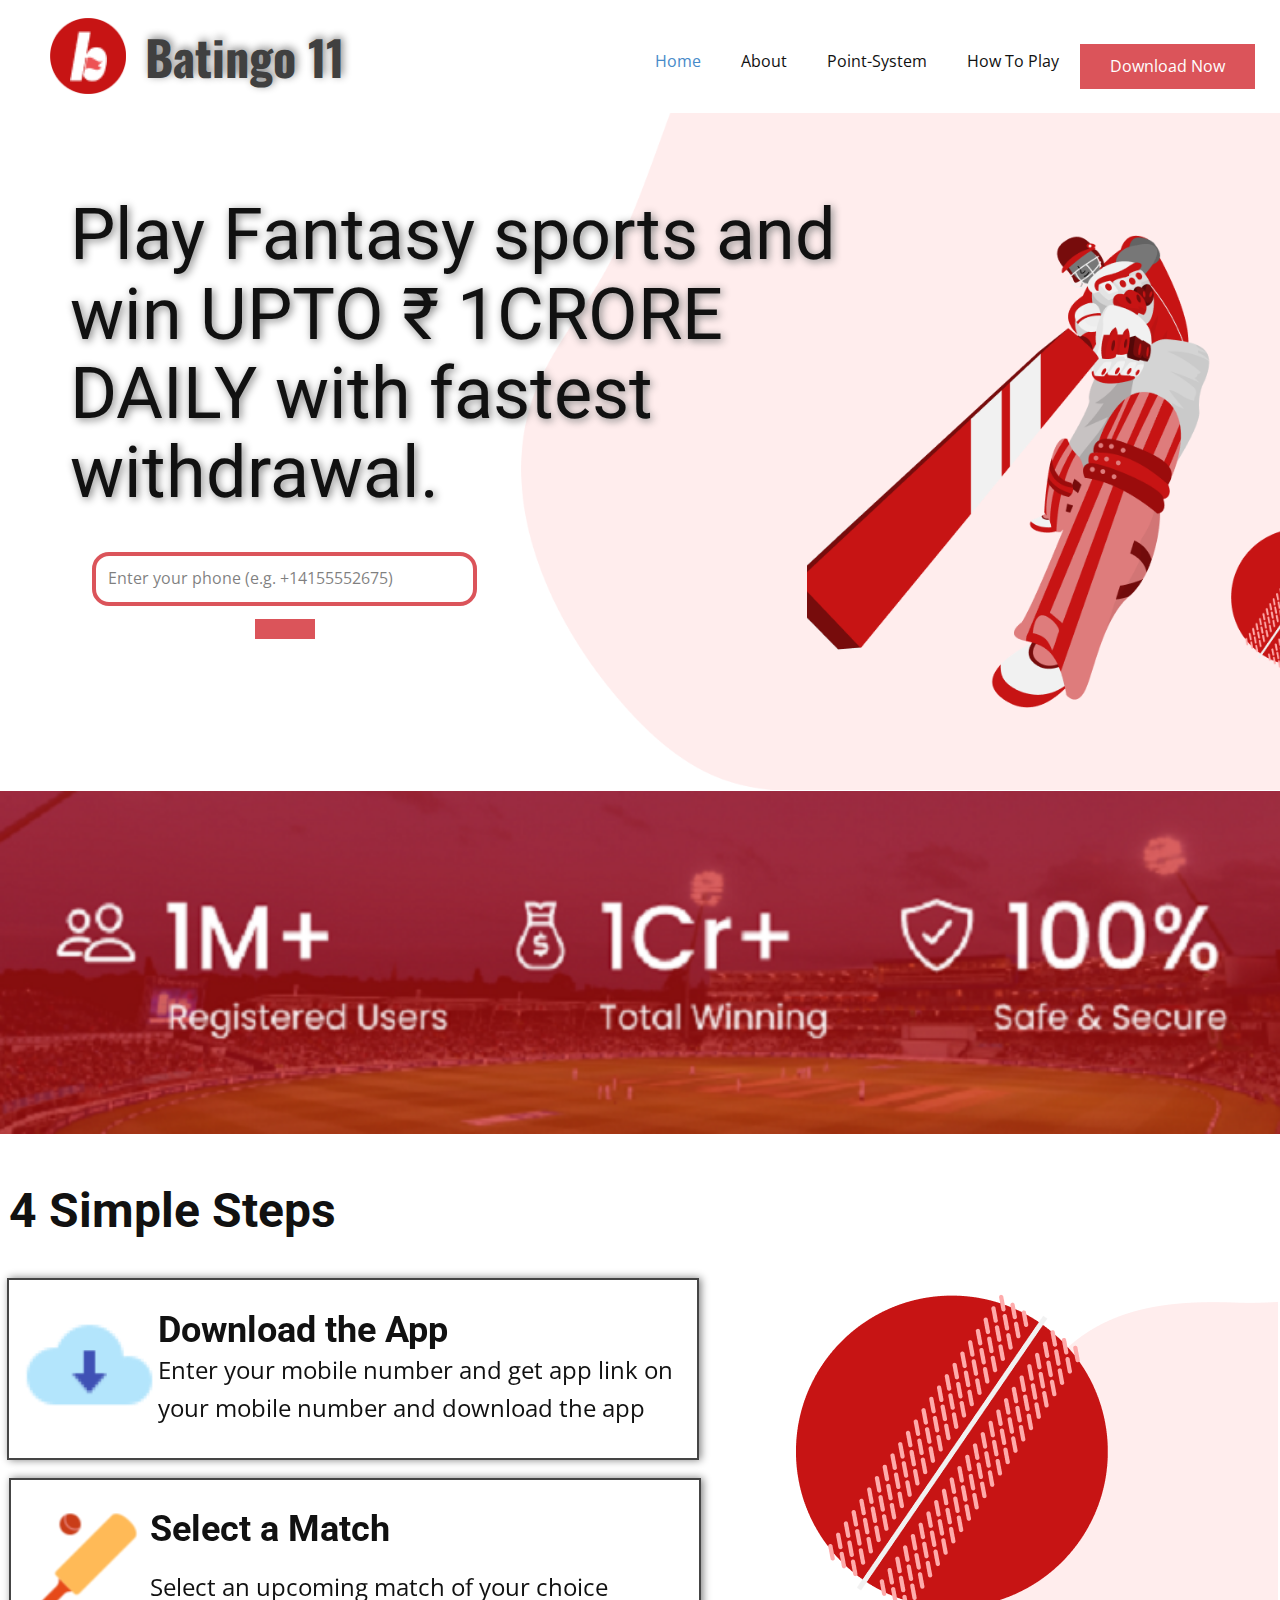
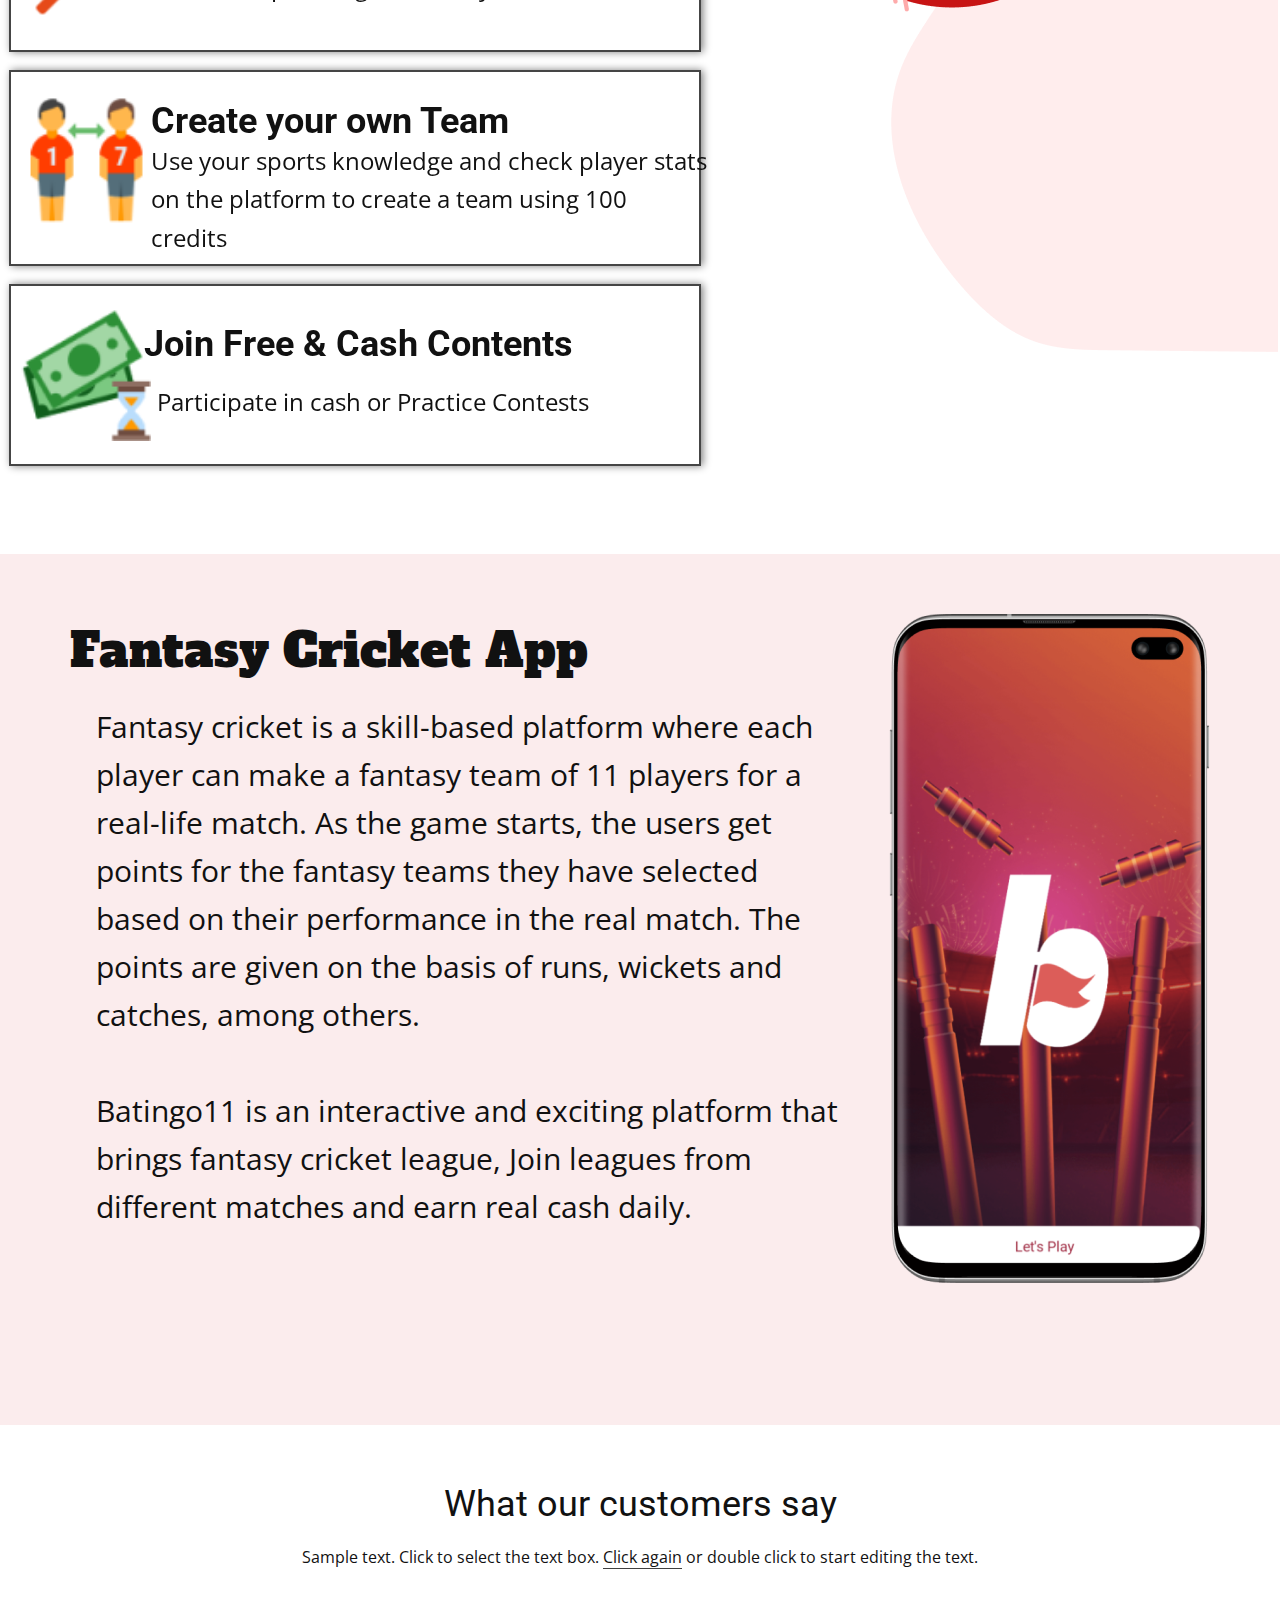
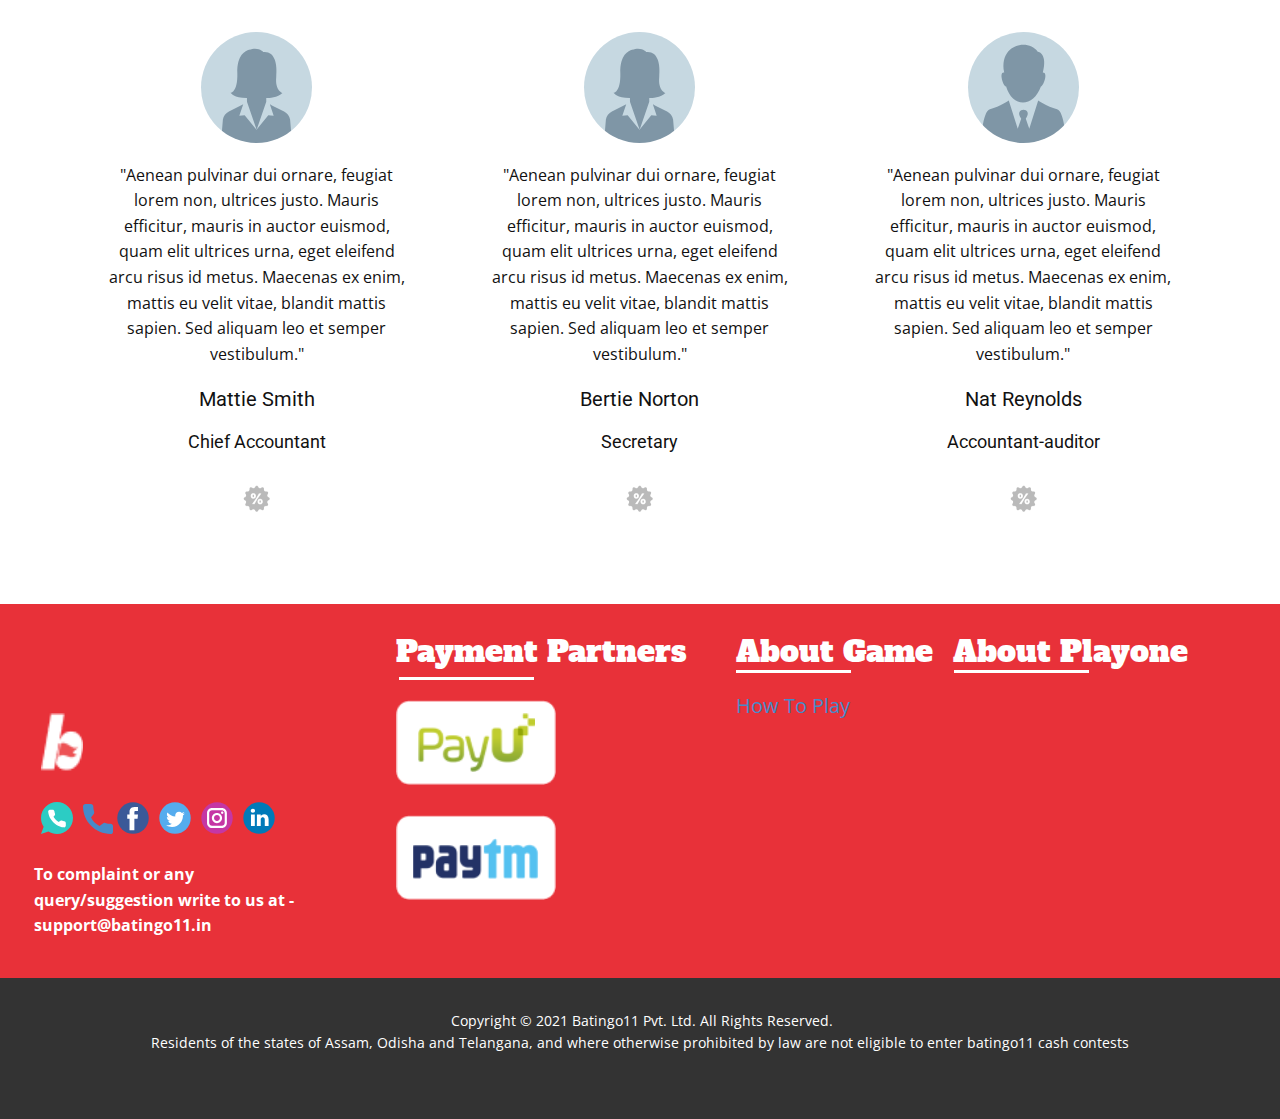
<file: index.html>
<!DOCTYPE html>
<html style="font-size: 16px;">
  <head>
    <meta name="viewport" content="width=device-width, initial-scale=1.0">
    <meta charset="utf-8">
    <meta name="keywords" content="Bati​​​ngo 11​​, Play Fantasy sports​ and win UPTO ₹ 1CRORE DAILY with fastest withdrawal., 4 Simple Steps​, Download the App​, Select a Match​, Create your own Team, Join Free &amp; Cash Contents, Fantasy Cricket App, What our customers say">
    <meta name="description" content="">
    <meta name="page_type" content="np-template-header-footer-from-plugin">
    <title>Home</title>
    <link rel="stylesheet" href="nicepage.css" media="screen">
<link rel="stylesheet" href="Home.css" media="screen">
    <script class="u-script" type="text/javascript" src="jquery.js" defer=""></script>
    <script class="u-script" type="text/javascript" src="nicepage.js" defer=""></script>
    <meta name="generator" content="Nicepage 3.12.1, nicepage.com">
    <link id="u-theme-google-font" rel="stylesheet" href="https://fonts.googleapis.com/css?family=Roboto:100,100i,300,300i,400,400i,500,500i,700,700i,900,900i|Open+Sans:300,300i,400,400i,600,600i,700,700i,800,800i">
    <link id="u-page-google-font" rel="stylesheet" href="https://fonts.googleapis.com/css?family=Oswald:200,300,400,500,600,700|Alfa+Slab+One:400">
    
    
    
    
    
    
    
    <script type="application/ld+json">{
		"@context": "http://schema.org",
		"@type": "Organization",
		"name": "",
		"url": "index.html",
		"logo": "images/Vector.png"
}</script>
    <meta property="og:title" content="Home">
    <meta property="og:type" content="website">
    <meta name="theme-color" content="#478ac9">
    <link rel="canonical" href="index.html">
    <meta property="og:url" content="index.html">
  </head>
  <body data-home-page="Home.html" data-home-page-title="Home" class="u-body"><header class="u-clearfix u-header u-header" id="sec-2661"><div class="u-clearfix u-sheet u-valign-middle-lg u-valign-middle-sm u-valign-middle-xl u-sheet-1">
        <a href="https://nicepage.com" class="u-image u-logo u-image-1" data-image-width="313" data-image-height="313">
          <img src="images/Vector.png" class="u-logo-image u-logo-image-1" data-image-width="77">
        </a>
        <nav class="u-menu u-menu-dropdown u-offcanvas u-menu-1">
          <div class="menu-collapse" style="font-size: 1rem; letter-spacing: 0px;">
            <a class="u-button-style u-custom-left-right-menu-spacing u-custom-padding-bottom u-custom-top-bottom-menu-spacing u-nav-link u-text-active-palette-1-base u-text-hover-palette-2-base" href="#" style="padding: 7px 60px; font-size: calc(1em + 14px);">
              <svg><use xmlns:xlink="http://www.w3.org/1999/xlink" xlink:href="#menu-hamburger"></use></svg>
              <svg version="1.1" xmlns="http://www.w3.org/2000/svg" xmlns:xlink="http://www.w3.org/1999/xlink"><defs><symbol id="menu-hamburger" viewBox="0 0 16 16" style="width: 16px; height: 16px;"><rect y="1" width="16" height="2"></rect><rect y="7" width="16" height="2"></rect><rect y="13" width="16" height="2"></rect>
</symbol>
</defs></svg>
            </a>
          </div>
          <div class="u-custom-menu u-nav-container">
            <ul class="u-nav u-unstyled u-nav-1"><li class="u-nav-item"><a class="u-button-style u-nav-link u-text-active-palette-1-base u-text-hover-palette-2-base" href="Home.html" style="padding: 10px 20px;">Home</a>
</li><li class="u-nav-item"><a class="u-button-style u-nav-link u-text-active-palette-1-base u-text-hover-palette-2-base" href="About.html" style="padding: 10px 20px;">About</a>
</li><li class="u-nav-item"><a class="u-button-style u-nav-link u-text-active-palette-1-base u-text-hover-palette-2-base" href="Point-System.html" target="_blank" style="padding: 10px 20px;">Point-System</a>
</li><li class="u-nav-item"><a class="u-button-style u-nav-link u-text-active-palette-1-base u-text-hover-palette-2-base" href="How-To-Play.html" style="padding: 10px 20px;">How To Play</a>
</li></ul>
          </div>
          <div class="u-custom-menu u-nav-container-collapse">
            <div class="u-black u-container-style u-inner-container-layout u-opacity u-opacity-95 u-sidenav">
              <div class="u-sidenav-overflow">
                <div class="u-menu-close"></div>
                <ul class="u-align-center u-nav u-popupmenu-items u-unstyled u-nav-2"><li class="u-nav-item"><a class="u-button-style u-nav-link" href="Home.html" style="padding: 10px 20px;">Home</a>
</li><li class="u-nav-item"><a class="u-button-style u-nav-link" href="About.html" style="padding: 10px 20px;">About</a>
</li><li class="u-nav-item"><a class="u-button-style u-nav-link" href="Point-System.html" target="_blank" style="padding: 10px 20px;">Point-System</a>
</li><li class="u-nav-item"><a class="u-button-style u-nav-link" href="How-To-Play.html" style="padding: 10px 20px;">How To Play</a>
</li></ul>
              </div>
            </div>
            <div class="u-black u-menu-overlay u-opacity u-opacity-70"></div>
          </div>
        </nav>
        <img src="images/logo_splashcopy1.png" alt="" class="u-image u-image-default u-preserve-proportions u-image-2" data-image-width="25" data-image-height="35">
        <h1 class="u-align-left u-custom-font u-font-oswald u-text u-text-grey-75 u-text-1">
          <span style="font-weight: 700;">Bati​​​ngo 11</span>
          <span style="font-weight: 700;"></span>
        </h1>
        <a href="https://nicepage.com/k/hacker-website-templates" class="u-btn u-button-style u-palette-2-base u-btn-1">Download Now</a>
      </div></header>
    <section class="u-clearfix u-valign-bottom-xs u-section-1" id="sec-c8b9">
      <img src="images/Path1.png" alt="" class="u-expanded-height u-image u-image-default u-image-1" data-image-width="940" data-image-height="859">
      <img src="images/OBJECTS.png" alt="" class="u-image u-image-default u-image-2" data-image-width="634" data-image-height="576">
      <h1 class="u-align-center-md u-align-center-sm u-align-center-xs u-align-left-lg u-align-left-xl u-text u-text-1">Play Fantasy sports<span style="font-weight: 700;"></span> and win UPTO ₹ 1CRORE DAILY with fastest withdrawal.
      </h1>
      <div class="u-form u-form-1">
        <form action="#" method="POST" class="u-clearfix u-form-spacing-10 u-form-vertical u-inner-form" style="padding: 10px" source="custom" name="form">
          <input type="hidden" id="siteId" name="siteId" value="130269765">
          <input type="hidden" id="pageId" name="pageId" value="31437084">
          <div class="u-form-group u-form-phone u-form-group-1">
            <label for="phone-b8dc" class="u-form-control-hidden u-label u-text-palette-1-light-2 u-label-1">Phone</label>
            <input type="tel" pattern="\+?\d{0,3}[\s\(\-]?([0-9]{2,3})[\s\)\-]?([\s\-]?)([0-9]{3})[\s\-]?([0-9]{2})[\s\-]?([0-9]{2})" placeholder="Enter your phone (e.g. +14155552675)" id="phone-b8dc" name="phone" class="u-border-4 u-border-palette-2-base u-input u-input-rectangle u-radius-17 u-text-black" required="">
          </div>
          <div class="u-align-center u-form-group u-form-submit">
            <a href="#" class="u-btn u-btn-submit u-button-style u-hover-palette-2-light-1 u-palette-2-base u-btn-1"></a>
            <input type="submit" value="submit" class="u-form-control-hidden">
          </div>
          <div class="u-form-send-message u-form-send-success"> Thank you! Your message has been sent. </div>
          <div class="u-form-send-error u-form-send-message"> Unable to send your message. Please fix errors then try again. </div>
          <input type="hidden" value="" name="recaptchaResponse">
        </form>
      </div>
    </section>
    <section class="u-clearfix u-valign-middle-lg u-valign-middle-md u-valign-middle-sm u-valign-middle-xl u-section-2" id="sec-7f84">
      <img src="images/bat.png" alt="" class="u-expanded-width u-image u-image-default u-image-1" data-image-width="764" data-image-height="197">
    </section>
    <section class="u-clearfix u-section-3" id="sec-23db">
      <div class="u-clearfix u-sheet u-valign-middle-md u-valign-middle-sm u-valign-middle-xs u-sheet-1">
        <h1 class="u-text u-text-1">4 Simple Steps<span style="font-weight: 700;"></span>
        </h1>
        <img src="images/Path.png" alt="" class="u-hidden-md u-hidden-sm u-hidden-xs u-image u-image-default u-image-1" data-image-width="387" data-image-height="661">
        <img src="images/Group.png" alt="" class="u-hidden-md u-hidden-sm u-hidden-xs u-image u-image-default u-image-2" data-image-width="313" data-image-height="318">
        <div class="u-border-2 u-border-grey-dark-1 u-container-style u-group u-shape-rectangle u-group-1" data-animation-name="fadeIn" data-animation-duration="1000" data-animation-delay="0" data-animation-direction="">
          <div class="u-container-layout u-container-layout-1">
            <h2 class="u-text u-text-2">Download the App<span style="font-size: 2.25rem;"></span>
            </h2>
            <img src="images/DownloadfromtheCloud1.png" alt="" class="u-image u-image-default u-preserve-proportions u-image-3" data-image-width="97" data-image-height="97">
            <p class="u-text u-text-3">Enter your mobile number and get app link on your mobile number and download the app </p>
          </div>
        </div>
        <div class="u-border-2 u-border-grey-dark-1 u-container-style u-group u-shape-rectangle u-group-2" data-animation-name="fadeIn" data-animation-duration="1000" data-animation-delay="0" data-animation-direction="">
          <div class="u-container-layout u-valign-bottom-xs u-container-layout-2">
            <img src="images/Cricket.png" alt="" class="u-image u-image-default u-preserve-proportions u-image-4" data-image-width="97" data-image-height="97">
            <h2 class="u-text u-text-4">Select a Match<span style="font-weight: 700;"></span>
            </h2>
            <p class="u-text u-text-5">Select an upcoming match of your choice</p>
          </div>
        </div>
        <div class="u-border-2 u-border-grey-dark-1 u-container-style u-group u-shape-rectangle u-group-3" data-animation-name="fadeIn" data-animation-duration="1000" data-animation-delay="0" data-animation-direction="">
          <div class="u-container-layout u-container-layout-3">
            <img src="images/ReplacePlayer.png" alt="" class="u-image u-image-default u-preserve-proportions u-image-5" data-image-width="75" data-image-height="75">
            <h2 class="u-text u-text-6">Create your own Team</h2>
            <p class="u-text u-text-7">Use your sports knowledge and check player stats on the platform to create a team using 100 credits</p>
          </div>
        </div>
        <div class="u-border-2 u-border-grey-dark-1 u-container-style u-expanded-width-sm u-expanded-width-xs u-group u-shape-rectangle u-group-4" data-animation-name="fadeIn" data-animation-duration="1000" data-animation-delay="0" data-animation-direction="">
          <div class="u-container-layout u-container-layout-4">
            <img src="images/PaymentHistory.png" alt="" class="u-image u-image-default u-preserve-proportions u-image-6" data-image-width="77" data-image-height="77">
            <h2 class="u-text u-text-8">Join Free &amp; Cash Contents</h2>
            <p class="u-text u-text-9">Participate in cash or Practice Contests</p>
          </div>
        </div>
      </div>
    </section>
    <section class="u-clearfix u-palette-2-light-3 u-section-4" id="sec-ef82">
      <div class="u-clearfix u-sheet u-sheet-1">
        <img src="images/Vert1.png" alt="" class="u-image u-image-default u-image-1" data-image-width="321" data-image-height="669">
        <h1 class="u-custom-font u-text u-text-1">Fantasy Cricket App </h1>
        <p class="u-text u-text-2">Fantasy cricket is a skill-based platform where each player can make a fantasy team of 11 players for a real-life match. As the game starts, the users get points for the fantasy teams they have selected based on their performance in the real match. The points are given on the basis of runs, wickets and catches, among others. <br>
          <br>Batingo11 is an interactive and exciting platform that brings fantasy cricket league, Join leagues from different matches and earn real cash daily. 
        </p>
      </div>
    </section>
    <section class="u-align-center u-clearfix u-section-5" id="sec-450b">
      <div class="u-clearfix u-sheet u-sheet-1">
        <h2 class="u-text u-text-1">What our customers say</h2>
        <p class="u-text u-text-2">Sample text. Click to select the text box. <a href="" class="u-active-none u-border-1 u-border-grey-75 u-btn u-button-link u-button-style u-hover-none u-none u-text-body-color u-btn-1" target="_blank">Click again</a> or double click to start editing the text. 
        </p>
        <div class="u-expanded-width u-list u-list-1">
          <div class="u-repeater u-repeater-1">
            <div class="u-align-center u-container-style u-list-item u-repeater-item">
              <div class="u-container-layout u-similar-container u-valign-top u-container-layout-1">
                <div alt="" class="u-image u-image-circle u-image-1" src="" data-image-width="256" data-image-height="256"></div>
                <p class="u-text u-text-3">"Aenean pulvinar dui ornare, feugiat lorem non, ultrices justo. Mauris efficitur, mauris in auctor euismod, quam elit ultrices urna, eget eleifend arcu risus id metus. Maecenas ex enim, mattis eu velit vitae, blandit mattis sapien. Sed aliquam leo et semper vestibulum."</p>
                <h5 class="u-text u-text-4">Mattie Smith</h5>
                <h6 class="u-text u-text-5">Chief Accountant</h6>
                <img src="images/Discount.png" alt="" class="u-image u-image-default u-preserve-proportions u-image-2" data-image-width="31" data-image-height="31">
              </div>
            </div>
            <div class="u-align-center u-container-style u-list-item u-repeater-item">
              <div class="u-container-layout u-similar-container u-valign-top u-container-layout-2">
                <div alt="" class="u-image u-image-circle u-image-3" src="" data-image-width="256" data-image-height="256"></div>
                <p class="u-text u-text-6">"Aenean pulvinar dui ornare, feugiat lorem non, ultrices justo. Mauris efficitur, mauris in auctor euismod, quam elit ultrices urna, eget eleifend arcu risus id metus. Maecenas ex enim, mattis eu velit vitae, blandit mattis sapien. Sed aliquam leo et semper vestibulum."</p>
                <h5 class="u-text u-text-7">Bertie Norton</h5>
                <h6 class="u-text u-text-8">Secretary</h6>
                <img src="images/Discount.png" alt="" class="u-image u-image-default u-preserve-proportions u-image-4" data-image-width="31" data-image-height="31">
              </div>
            </div>
            <div class="u-align-center u-container-style u-list-item u-repeater-item">
              <div class="u-container-layout u-similar-container u-valign-top u-container-layout-3">
                <div alt="" class="u-image u-image-circle u-image-5" src="" data-image-width="256" data-image-height="256"></div>
                <p class="u-text u-text-9">"Aenean pulvinar dui ornare, feugiat lorem non, ultrices justo. Mauris efficitur, mauris in auctor euismod, quam elit ultrices urna, eget eleifend arcu risus id metus. Maecenas ex enim, mattis eu velit vitae, blandit mattis sapien. Sed aliquam leo et semper vestibulum."</p>
                <h5 class="u-text u-text-10">Nat Reynolds</h5>
                <h6 class="u-text u-text-11">Accountant-auditor</h6>
                <img src="images/Discount.png" alt="" class="u-image u-image-default u-preserve-proportions u-image-6" data-image-width="31" data-image-height="31">
              </div>
            </div>
          </div>
        </div>
      </div>
    </section>
    <section class="u-clearfix u-custom-color-1 u-valign-middle-lg u-valign-middle-md u-valign-middle-sm u-valign-middle-xs u-section-6" id="sec-1573">
      <div class="u-clearfix u-sheet u-valign-middle-sm u-valign-middle-xs u-valign-top-lg u-valign-top-md u-valign-top-xl u-sheet-1">
        <div class="u-clearfix u-expanded-width-md u-layout-wrap u-layout-wrap-1">
          <div class="u-layout">
            <div class="u-layout-row">
              <div class="u-container-style u-layout-cell u-size-16-lg u-size-16-md u-size-16-sm u-size-16-xs u-size-18-xl u-layout-cell-1">
                <div class="u-container-layout u-container-layout-1">
                  <img src="images/logo_splashcopy1.png" alt="" class="u-image u-image-default u-preserve-proportions u-image-1" data-image-width="25" data-image-height="35">
                  <a href="https://nicepage.com/website-design" class="u-active-none u-btn u-button-style u-hover-none u-none u-text-black u-text-hover-palette-2-base u-btn-1"><span class="u-hidden-md u-hidden-sm u-hidden-xs u-icon u-text-palette-4-base u-icon-1"><svg class="u-svg-content" viewBox="0 0 512 512" x="0px" y="0px" style="width: 1em; height: 1em;"><path style="fill:currentColor;" d="M256,0C114.617,0,0,114.617,0,256c0,52.03,15.563,100.414,42.231,140.818L0,512l119.128-39.706  C158.72,497.399,205.639,512,256,512c141.383,0,256-114.617,256-256S397.383,0,256,0z"></path><path style="fill:#FFFFFF;" d="M397.233,335.078V377.6c0.062,15.66-12.606,28.398-28.292,28.469c-0.892,0-1.783-0.035-2.675-0.115  c-43.705-4.74-85.689-19.641-122.571-43.52c-34.313-21.76-63.409-50.803-85.222-85.054c-24.002-36.979-38.938-79.086-43.599-122.898  c-1.412-15.59,10.108-29.378,25.732-30.791c0.847-0.062,1.686-0.106,2.534-0.106h42.611c14.257-0.141,26.412,10.293,28.407,24.382  c1.801,13.612,5.138,26.968,9.94,39.83c3.902,10.364,1.404,22.042-6.391,29.908l-18.035,17.999  c20.215,35.487,49.664,64.874,85.221,85.054l18.035-17.999c7.883-7.786,19.588-10.275,29.97-6.382  c12.888,4.802,26.271,8.13,39.91,9.922C387.09,308.312,397.594,320.689,397.233,335.078z"></path></svg><img></span>
                  </a>
                  <a href="https://nicepage.com/k/interactive-website-templates" class="u-active-none u-btn u-button-style u-hidden-md u-hidden-sm u-hidden-xs u-hover-none u-none u-text-hover-palette-1-base u-btn-2">
                    <br><span class="u-icon u-text-palette-1-base u-icon-2"><svg class="u-svg-content" viewBox="0 0 405.333 405.333" x="0px" y="0px" style="width: 1em; height: 1em;"><path d="M373.333,266.88c-25.003,0-49.493-3.904-72.704-11.563c-11.328-3.904-24.192-0.896-31.637,6.699l-46.016,34.752    c-52.8-28.181-86.592-61.952-114.389-114.368l33.813-44.928c8.512-8.512,11.563-20.971,7.915-32.64    C142.592,81.472,138.667,56.96,138.667,32c0-17.643-14.357-32-32-32H32C14.357,0,0,14.357,0,32    c0,205.845,167.488,373.333,373.333,373.333c17.643,0,32-14.357,32-32V298.88C405.333,281.237,390.976,266.88,373.333,266.88z"></path></svg><img></span>
                  </a>
                  <div class="u-align-left u-social-icons u-spacing-10 u-social-icons-1">
                    <a class="u-social-url" title="facebook" target="_blank" href=""><span class="u-icon u-icon-circle u-social-facebook u-social-icon u-icon-3"><svg class="u-svg-link" preserveAspectRatio="xMidYMin slice" viewBox="0 0 112 112" style=""><use xmlns:xlink="http://www.w3.org/1999/xlink" xlink:href="#svg-fbd3"></use></svg><svg class="u-svg-content" viewBox="0 0 112 112" x="0" y="0" id="svg-fbd3"><circle fill="currentColor" cx="56.1" cy="56.1" r="55"></circle><path fill="#FFFFFF" d="M73.5,31.6h-9.1c-1.4,0-3.6,0.8-3.6,3.9v8.5h12.6L72,58.3H60.8v40.8H43.9V58.3h-8V43.9h8v-9.2
            c0-6.7,3.1-17,17-17h12.5v13.9H73.5z"></path></svg></span>
                    </a>
                    <a class="u-social-url" title="twitter" target="_blank" href=""><span class="u-icon u-icon-circle u-social-icon u-social-twitter u-icon-4"><svg class="u-svg-link" preserveAspectRatio="xMidYMin slice" viewBox="0 0 112 112" style=""><use xmlns:xlink="http://www.w3.org/1999/xlink" xlink:href="#svg-9590"></use></svg><svg class="u-svg-content" viewBox="0 0 112 112" x="0" y="0" id="svg-9590"><circle fill="currentColor" class="st0" cx="56.1" cy="56.1" r="55"></circle><path fill="#FFFFFF" d="M83.8,47.3c0,0.6,0,1.2,0,1.7c0,17.7-13.5,38.2-38.2,38.2C38,87.2,31,85,25,81.2c1,0.1,2.1,0.2,3.2,0.2
            c6.3,0,12.1-2.1,16.7-5.7c-5.9-0.1-10.8-4-12.5-9.3c0.8,0.2,1.7,0.2,2.5,0.2c1.2,0,2.4-0.2,3.5-0.5c-6.1-1.2-10.8-6.7-10.8-13.1
            c0-0.1,0-0.1,0-0.2c1.8,1,3.9,1.6,6.1,1.7c-3.6-2.4-6-6.5-6-11.2c0-2.5,0.7-4.8,1.8-6.7c6.6,8.1,16.5,13.5,27.6,14
            c-0.2-1-0.3-2-0.3-3.1c0-7.4,6-13.4,13.4-13.4c3.9,0,7.3,1.6,9.8,4.2c3.1-0.6,5.9-1.7,8.5-3.3c-1,3.1-3.1,5.8-5.9,7.4
            c2.7-0.3,5.3-1,7.7-2.1C88.7,43,86.4,45.4,83.8,47.3z"></path></svg></span>
                    </a>
                    <a class="u-social-url" title="instagram" target="_blank" href=""><span class="u-icon u-icon-circle u-social-icon u-social-instagram u-icon-5"><svg class="u-svg-link" preserveAspectRatio="xMidYMin slice" viewBox="0 0 112 112" style=""><use xmlns:xlink="http://www.w3.org/1999/xlink" xlink:href="#svg-76bf"></use></svg><svg class="u-svg-content" viewBox="0 0 112 112" x="0" y="0" id="svg-76bf"><circle fill="currentColor" cx="56.1" cy="56.1" r="55"></circle><path fill="#FFFFFF" d="M55.9,38.2c-9.9,0-17.9,8-17.9,17.9C38,66,46,74,55.9,74c9.9,0,17.9-8,17.9-17.9C73.8,46.2,65.8,38.2,55.9,38.2
            z M55.9,66.4c-5.7,0-10.3-4.6-10.3-10.3c-0.1-5.7,4.6-10.3,10.3-10.3c5.7,0,10.3,4.6,10.3,10.3C66.2,61.8,61.6,66.4,55.9,66.4z"></path><path fill="#FFFFFF" d="M74.3,33.5c-2.3,0-4.2,1.9-4.2,4.2s1.9,4.2,4.2,4.2s4.2-1.9,4.2-4.2S76.6,33.5,74.3,33.5z"></path><path fill="#FFFFFF" d="M73.1,21.3H38.6c-9.7,0-17.5,7.9-17.5,17.5v34.5c0,9.7,7.9,17.6,17.5,17.6h34.5c9.7,0,17.5-7.9,17.5-17.5V38.8
            C90.6,29.1,82.7,21.3,73.1,21.3z M83,73.3c0,5.5-4.5,9.9-9.9,9.9H38.6c-5.5,0-9.9-4.5-9.9-9.9V38.8c0-5.5,4.5-9.9,9.9-9.9h34.5
            c5.5,0,9.9,4.5,9.9,9.9V73.3z"></path></svg></span>
                    </a>
                    <a class="u-social-url" title="linkedin" target="_blank" href=""><span class="u-icon u-icon-circle u-social-icon u-social-linkedin u-icon-6"><svg class="u-svg-link" preserveAspectRatio="xMidYMin slice" viewBox="0 0 112 112" style=""><use xmlns:xlink="http://www.w3.org/1999/xlink" xlink:href="#svg-825c"></use></svg><svg class="u-svg-content" viewBox="0 0 112 112" x="0" y="0" id="svg-825c"><circle fill="currentColor" cx="56.1" cy="56.1" r="55"></circle><path fill="#FFFFFF" d="M41.3,83.7H27.9V43.4h13.4V83.7z M34.6,37.9L34.6,37.9c-4.6,0-7.5-3.1-7.5-7c0-4,3-7,7.6-7s7.4,3,7.5,7
            C42.2,34.8,39.2,37.9,34.6,37.9z M89.6,83.7H76.2V62.2c0-5.4-1.9-9.1-6.8-9.1c-3.7,0-5.9,2.5-6.9,4.9c-0.4,0.9-0.4,2.1-0.4,3.3v22.5
            H48.7c0,0,0.2-36.5,0-40.3h13.4v5.7c1.8-2.7,5-6.7,12.1-6.7c8.8,0,15.4,5.8,15.4,18.1V83.7z"></path></svg></span>
                    </a>
                  </div>
                  <p class="u-text u-text-1">To complaint or any query/suggestion write to us at - support@batingo11.in<span style="font-weight: 700;"></span>
                  </p>
                </div>
              </div>
              <div class="u-container-style u-layout-cell u-size-18-xl u-size-19-lg u-size-19-md u-size-19-sm u-size-19-xs u-layout-cell-2">
                <div class="u-container-layout u-container-layout-2">
                  <h3 class="u-custom-font u-text u-text-default-xl u-text-2">Payment Partners</h3>
                  <img src="images/Rectangle15.png" alt="" class="u-image u-image-default u-preserve-proportions u-image-2" data-image-width="124" data-image-height="66">
                  <img src="images/PayU_Corporate_Logo2.png" alt="" class="u-image u-image-default u-preserve-proportions u-image-3" data-image-width="89" data-image-height="45">
                  <img src="images/Rectangle15.png" alt="" class="u-image u-image-default u-preserve-proportions u-image-4" data-image-width="124" data-image-height="66">
                  <img src="images/1200px-Paytm_Logo_standalone1.png" alt="" class="u-image u-image-default u-preserve-proportions u-image-5" data-image-width="106" data-image-height="35">
                  <div class="u-border-3 u-border-white u-line u-line-horizontal u-line-1"></div>
                </div>
              </div>
              <div class="u-container-style u-layout-cell u-size-24-xl u-size-25-lg u-size-25-md u-size-25-sm u-size-25-xs u-layout-cell-3" data-href="About.html" data-page-id="97905679" data-target="_blank">
                <div class="u-container-layout u-container-layout-3">
                  <h3 class="u-custom-font u-text u-text-default-xl u-text-3">About Game</h3>
                  <div class="u-border-3 u-border-white u-line u-line-horizontal u-line-2"></div>
                  <div class="u-border-3 u-border-white u-line u-line-horizontal u-line-3"></div>
                  <h3 class="u-custom-font u-text u-text-default-xl u-text-4">About Playone</h3>
                  <p class="u-text u-text-5">
                    <a class="u-active-none u-border-none u-btn u-button-link u-button-style u-hover-none u-none u-text-palette-1-base u-btn-3" href="How-To-Play.html" data-page-id="78798183" target="_blank">How To Play </a>
                  </p>
                </div>
              </div>
            </div>
          </div>
        </div>
      </div>
    </section>
    
    
    <footer class="u-align-center u-clearfix u-footer u-grey-80 u-footer" id="sec-89e3"><div class="u-clearfix u-sheet u-sheet-1">
        <p class="u-small-text u-text u-text-variant u-text-1">&nbsp;Copyright © 2021 Batingo11 Pvt. Ltd. All Rights Reserved. <br>Residents of the states of Assam, Odisha and Telangana, and where otherwise prohibited by law are not eligible to enter batingo11 cash contests
        </p>
      </div></footer>
    <section class="u-backlink u-clearfix u-grey-80">
 
  </body>
</html>
</file>
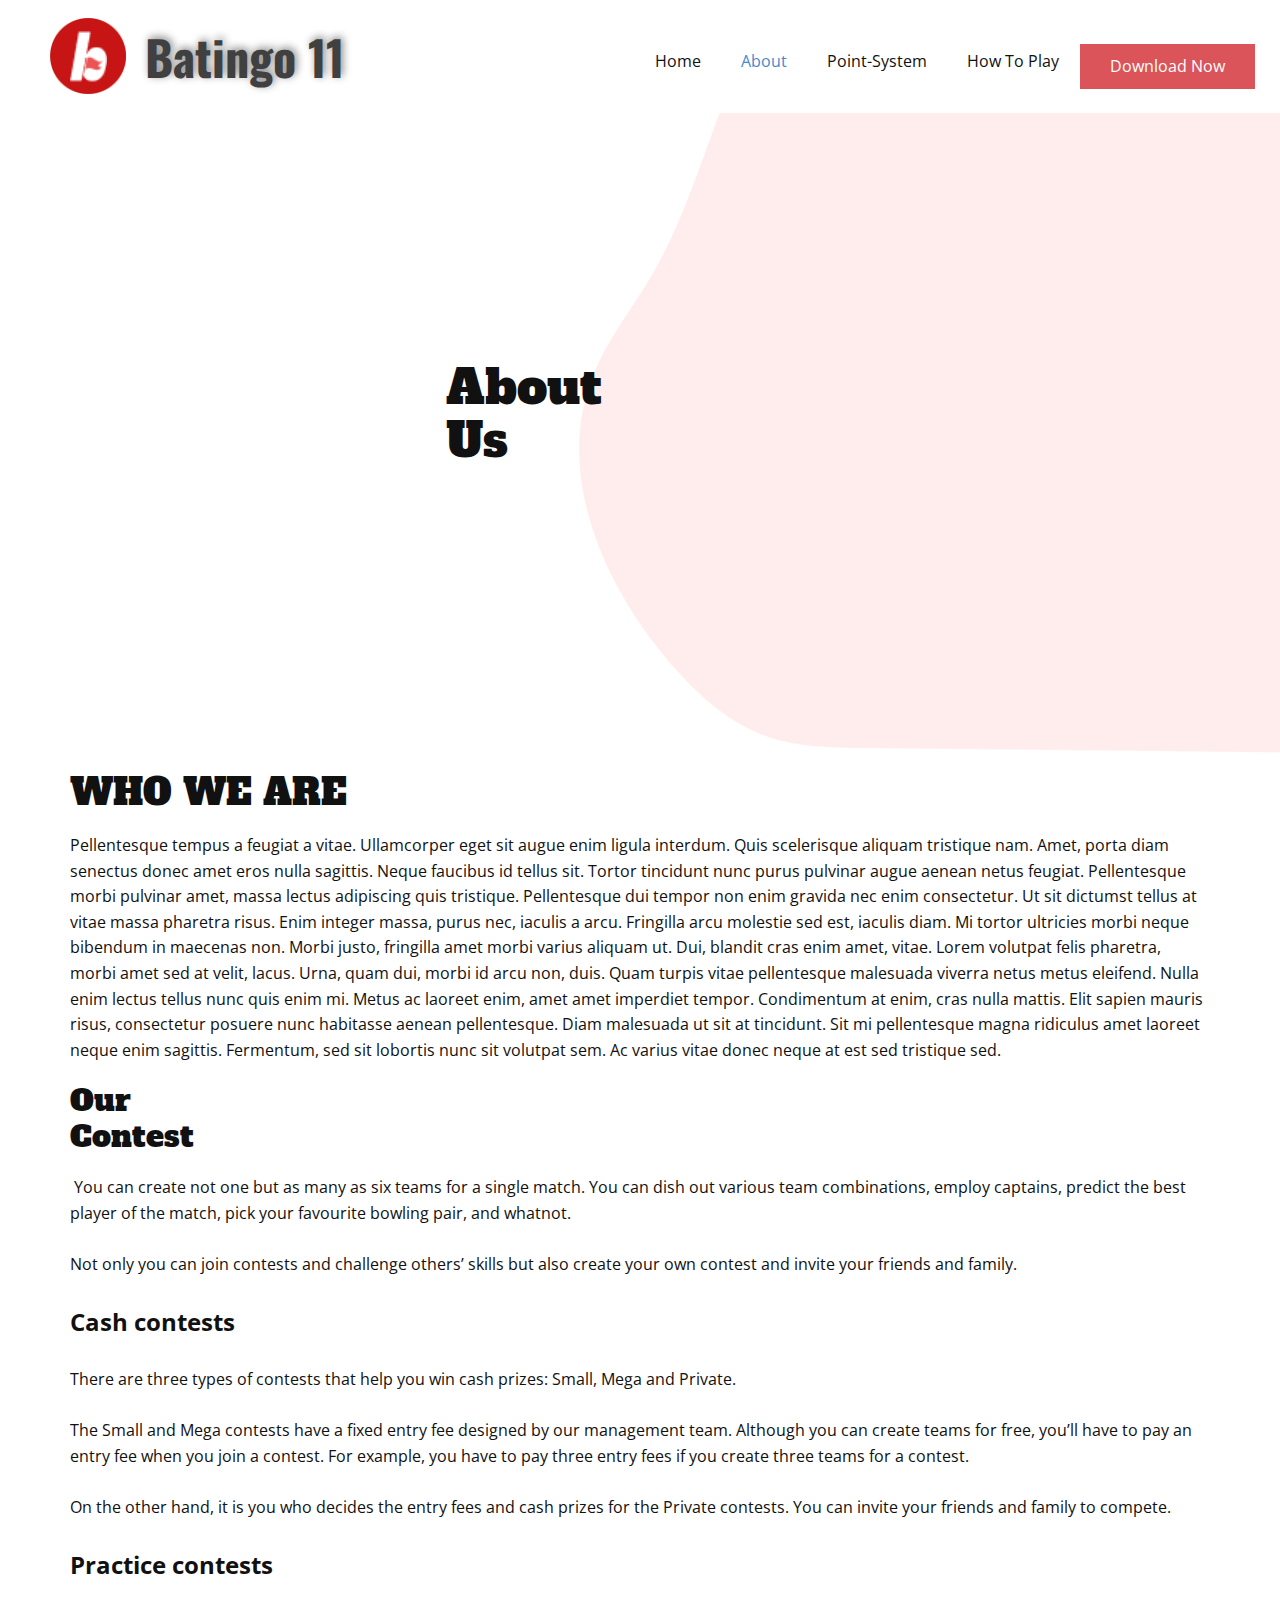
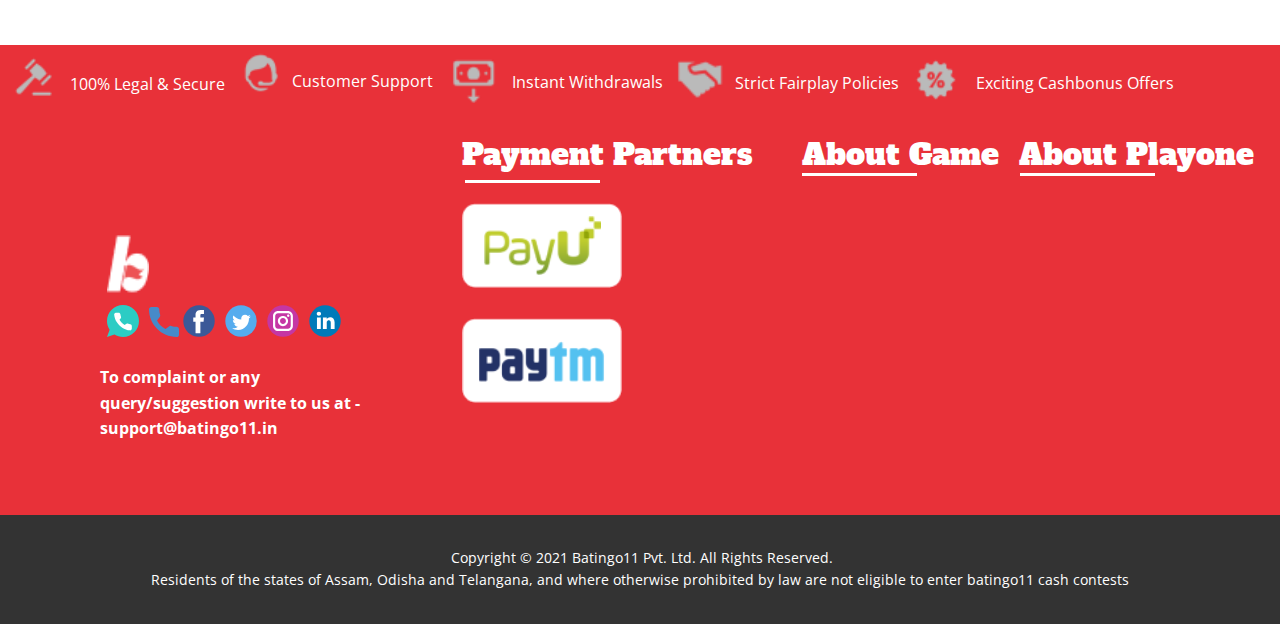
<file: About.html>
<!DOCTYPE html>
<html style="font-size: 16px;">
  <head>
    <meta name="viewport" content="width=device-width, initial-scale=1.0">
    <meta charset="utf-8">
    <meta name="keywords" content="Bati​​​ngo 11​​, About Us, WHO WE ARE">
    <meta name="description" content="">
    <meta name="page_type" content="np-template-header-footer-from-plugin">
    <title>About</title>
    <link rel="stylesheet" href="nicepage.css" media="screen">
<link rel="stylesheet" href="About.css" media="screen">
    <script class="u-script" type="text/javascript" src="jquery.js" defer=""></script>
    <script class="u-script" type="text/javascript" src="nicepage.js" defer=""></script>
    <meta name="generator" content="Nicepage 3.12.1, nicepage.com">
    <link id="u-theme-google-font" rel="stylesheet" href="https://fonts.googleapis.com/css?family=Roboto:100,100i,300,300i,400,400i,500,500i,700,700i,900,900i|Open+Sans:300,300i,400,400i,600,600i,700,700i,800,800i">
    <link id="u-page-google-font" rel="stylesheet" href="https://fonts.googleapis.com/css?family=Oswald:200,300,400,500,600,700|Alfa+Slab+One:400">
    
    
    
    
    <script type="application/ld+json">{
		"@context": "http://schema.org",
		"@type": "Organization",
		"name": "",
		"url": "index.html",
		"logo": "images/Vector.png"
}</script>
    <meta property="og:title" content="About">
    <meta property="og:type" content="website">
    <meta name="theme-color" content="#478ac9">
    <link rel="canonical" href="index.html">
    <meta property="og:url" content="index.html">
  </head>
  <body class="u-body"><header class="u-clearfix u-header u-header" id="sec-2661"><div class="u-clearfix u-sheet u-valign-middle-lg u-valign-middle-sm u-valign-middle-xl u-sheet-1">
        <a href="https://nicepage.com" class="u-image u-logo u-image-1" data-image-width="313" data-image-height="313">
          <img src="images/Vector.png" class="u-logo-image u-logo-image-1" data-image-width="77">
        </a>
        <nav class="u-menu u-menu-dropdown u-offcanvas u-menu-1">
          <div class="menu-collapse" style="font-size: 1rem; letter-spacing: 0px;">
            <a class="u-button-style u-custom-left-right-menu-spacing u-custom-padding-bottom u-custom-top-bottom-menu-spacing u-nav-link u-text-active-palette-1-base u-text-hover-palette-2-base" href="#" style="padding: 7px 60px; font-size: calc(1em + 14px);">
              <svg><use xmlns:xlink="http://www.w3.org/1999/xlink" xlink:href="#menu-hamburger"></use></svg>
              <svg version="1.1" xmlns="http://www.w3.org/2000/svg" xmlns:xlink="http://www.w3.org/1999/xlink"><defs><symbol id="menu-hamburger" viewBox="0 0 16 16" style="width: 16px; height: 16px;"><rect y="1" width="16" height="2"></rect><rect y="7" width="16" height="2"></rect><rect y="13" width="16" height="2"></rect>
</symbol>
</defs></svg>
            </a>
          </div>
          <div class="u-custom-menu u-nav-container">
            <ul class="u-nav u-unstyled u-nav-1"><li class="u-nav-item"><a class="u-button-style u-nav-link u-text-active-palette-1-base u-text-hover-palette-2-base" href="Home.html" style="padding: 10px 20px;">Home</a>
</li><li class="u-nav-item"><a class="u-button-style u-nav-link u-text-active-palette-1-base u-text-hover-palette-2-base" href="About.html" style="padding: 10px 20px;">About</a>
</li><li class="u-nav-item"><a class="u-button-style u-nav-link u-text-active-palette-1-base u-text-hover-palette-2-base" href="Point-System.html" target="_blank" style="padding: 10px 20px;">Point-System</a>
</li><li class="u-nav-item"><a class="u-button-style u-nav-link u-text-active-palette-1-base u-text-hover-palette-2-base" href="How-To-Play.html" style="padding: 10px 20px;">How To Play</a>
</li></ul>
          </div>
          <div class="u-custom-menu u-nav-container-collapse">
            <div class="u-black u-container-style u-inner-container-layout u-opacity u-opacity-95 u-sidenav">
              <div class="u-sidenav-overflow">
                <div class="u-menu-close"></div>
                <ul class="u-align-center u-nav u-popupmenu-items u-unstyled u-nav-2"><li class="u-nav-item"><a class="u-button-style u-nav-link" href="Home.html" style="padding: 10px 20px;">Home</a>
</li><li class="u-nav-item"><a class="u-button-style u-nav-link" href="About.html" style="padding: 10px 20px;">About</a>
</li><li class="u-nav-item"><a class="u-button-style u-nav-link" href="Point-System.html" target="_blank" style="padding: 10px 20px;">Point-System</a>
</li><li class="u-nav-item"><a class="u-button-style u-nav-link" href="How-To-Play.html" style="padding: 10px 20px;">How To Play</a>
</li></ul>
              </div>
            </div>
            <div class="u-black u-menu-overlay u-opacity u-opacity-70"></div>
          </div>
        </nav>
        <img src="images/logo_splashcopy1.png" alt="" class="u-image u-image-default u-preserve-proportions u-image-2" data-image-width="25" data-image-height="35">
        <h1 class="u-align-left u-custom-font u-font-oswald u-text u-text-grey-75 u-text-1">
          <span style="font-weight: 700;">Bati​​​ngo 11</span>
          <span style="font-weight: 700;"></span>
        </h1>
        <a href="https://nicepage.com/k/hacker-website-templates" class="u-btn u-button-style u-palette-2-base u-btn-1">Download Now</a>
      </div></header>
    <section class="u-clearfix u-section-1" id="sec-b11b">
      <img src="images/Path1.png" alt="" class="u-expanded-height u-image u-image-default u-image-1" data-image-width="940" data-image-height="859">
      <h1 class="u-custom-font u-text u-text-1">About Us</h1>
    </section>
    <section class="u-clearfix u-section-2" id="sec-5a93">
      <div class="u-clearfix u-sheet u-sheet-1">
        <h2 class="u-custom-font u-text u-text-1">WHO WE ARE</h2>
        <p class="u-text u-text-2">Pellentesque tempus a feugiat a vitae. Ullamcorper eget sit augue enim ligula interdum. Quis scelerisque aliquam tristique nam. Amet, porta diam senectus donec amet eros nulla sagittis. Neque faucibus id tellus sit. Tortor tincidunt nunc purus pulvinar augue aenean netus feugiat. Pellentesque morbi pulvinar amet, massa lectus adipiscing quis tristique. Pellentesque dui tempor non enim gravida nec enim consectetur. Ut sit dictumst tellus at vitae massa pharetra risus. Enim integer massa, purus nec, iaculis a arcu. Fringilla arcu molestie sed est, iaculis diam. Mi tortor ultricies morbi neque bibendum in maecenas non. Morbi justo, fringilla amet morbi varius aliquam ut. Dui, blandit cras enim amet, vitae. Lorem volutpat felis pharetra, morbi amet sed at velit, lacus. Urna, quam dui, morbi id arcu non, duis. Quam turpis vitae pellentesque malesuada viverra netus metus eleifend. Nulla enim lectus tellus nunc quis enim mi. Metus ac laoreet enim, amet amet imperdiet tempor. Condimentum at enim, cras nulla mattis. Elit sapien mauris risus, consectetur posuere nunc habitasse aenean pellentesque. Diam malesuada ut sit at tincidunt. Sit mi pellentesque magna ridiculus amet laoreet neque enim sagittis. Fermentum, sed sit lobortis nunc sit volutpat sem. Ac varius vitae donec neque at est sed tristique sed.</p>
        <h3 class="u-custom-font u-text u-text-3">Our Contest</h3>
        <p class="u-text u-text-4">&nbsp;You can create not one but as many as six teams for a single match. You can dish out various team combinations, employ captains, predict the best player of the match, pick your favourite bowling pair, and whatnot. <br>
          <br>Not only you can join contests and challenge others’ skills but also create your own contest and invite your friends and family. <br>
          <br>
          <span style="font-size: 1.5rem; font-weight: 700;">Cash contests</span>
          <br>
          <br>There are three types of contests that help you win cash prizes: Small, Mega and Private. <br>
          <br>The Small and Mega contests have a fixed entry fee designed by our management team. Although you can create teams for free, you’ll have to pay an entry fee when you join a contest. For example, you have to pay three entry fees if you create three teams for a contest. <br>
          <br>On the other hand, it is you who decides the entry fees and cash prizes for the Private contests. You can invite your friends and family to compete. <br>
          <br>
          <span style="font-size: 1.5rem; font-weight: 700;">Practice contests&nbsp;</span>
          <br>
        </p>
      </div>
    </section>
    <section class="u-clearfix u-custom-color-1 u-section-3" id="sec-c4dc">
      <div class="u-clearfix u-sheet u-valign-middle u-sheet-1">
        <img src="images/Law.png" alt="" class="u-image u-image-default u-preserve-proportions u-image-1" data-image-width="31" data-image-height="31">
        <p class="u-text u-text-default u-text-1">100% Legal &amp; Secure</p>
        <img src="images/OnlineSupport.png" alt="" class="u-image u-image-default u-preserve-proportions u-image-2" data-image-width="31" data-image-height="31">
        <p class="u-text u-text-default u-text-2">Customer Support</p>
        <img src="images/RequestMoney.png" alt="" class="u-image u-image-default u-preserve-proportions u-image-3" data-image-width="31" data-image-height="31">
        <p class="u-text u-text-default u-text-3">Instant Withdrawals</p>
        <img src="images/Handshake.png" alt="" class="u-image u-image-default u-preserve-proportions u-image-4" data-image-width="31" data-image-height="31">
        <p class="u-text u-text-default u-text-4">Strict Fairplay Policies</p>
        <img src="images/Discount.png" alt="" class="u-image u-image-default u-preserve-proportions u-image-5" data-image-width="31" data-image-height="31">
        <p class="u-text u-text-default u-text-5">Exciting Cashbonus Offers</p>
        <div class="u-clearfix u-layout-wrap u-layout-wrap-1">
          <div class="u-layout">
            <div class="u-layout-row">
              <div class="u-container-style u-layout-cell u-size-18 u-layout-cell-1">
                <div class="u-container-layout u-container-layout-1">
                  <img src="images/logo_splashcopy1.png" alt="" class="u-image u-image-default u-preserve-proportions u-image-6" data-image-width="25" data-image-height="35">
                  <a href="https://nicepage.com/website-design" class="u-active-none u-btn u-button-style u-hover-none u-none u-text-black u-text-hover-palette-2-base u-btn-1"><span class="u-icon u-text-palette-4-base u-icon-1"><svg class="u-svg-content" viewBox="0 0 512 512" x="0px" y="0px" style="width: 1em; height: 1em;"><path style="fill:currentColor;" d="M256,0C114.617,0,0,114.617,0,256c0,52.03,15.563,100.414,42.231,140.818L0,512l119.128-39.706  C158.72,497.399,205.639,512,256,512c141.383,0,256-114.617,256-256S397.383,0,256,0z"></path><path style="fill:#FFFFFF;" d="M397.233,335.078V377.6c0.062,15.66-12.606,28.398-28.292,28.469c-0.892,0-1.783-0.035-2.675-0.115  c-43.705-4.74-85.689-19.641-122.571-43.52c-34.313-21.76-63.409-50.803-85.222-85.054c-24.002-36.979-38.938-79.086-43.599-122.898  c-1.412-15.59,10.108-29.378,25.732-30.791c0.847-0.062,1.686-0.106,2.534-0.106h42.611c14.257-0.141,26.412,10.293,28.407,24.382  c1.801,13.612,5.138,26.968,9.94,39.83c3.902,10.364,1.404,22.042-6.391,29.908l-18.035,17.999  c20.215,35.487,49.664,64.874,85.221,85.054l18.035-17.999c7.883-7.786,19.588-10.275,29.97-6.382  c12.888,4.802,26.271,8.13,39.91,9.922C387.09,308.312,397.594,320.689,397.233,335.078z"></path></svg><img></span>
                  </a>
                  <a href="https://nicepage.com/k/interactive-website-templates" class="u-active-none u-btn u-button-style u-hover-none u-none u-text-hover-palette-1-base u-btn-2">
                    <br><span class="u-icon u-text-palette-1-base u-icon-2"><svg class="u-svg-content" viewBox="0 0 405.333 405.333" x="0px" y="0px" style="width: 1em; height: 1em;"><path d="M373.333,266.88c-25.003,0-49.493-3.904-72.704-11.563c-11.328-3.904-24.192-0.896-31.637,6.699l-46.016,34.752    c-52.8-28.181-86.592-61.952-114.389-114.368l33.813-44.928c8.512-8.512,11.563-20.971,7.915-32.64    C142.592,81.472,138.667,56.96,138.667,32c0-17.643-14.357-32-32-32H32C14.357,0,0,14.357,0,32    c0,205.845,167.488,373.333,373.333,373.333c17.643,0,32-14.357,32-32V298.88C405.333,281.237,390.976,266.88,373.333,266.88z"></path></svg><img></span>
                  </a>
                  <div class="u-align-left u-social-icons u-spacing-10 u-social-icons-1">
                    <a class="u-social-url" title="facebook" target="_blank" href=""><span class="u-icon u-icon-circle u-social-facebook u-social-icon u-icon-3"><svg class="u-svg-link" preserveAspectRatio="xMidYMin slice" viewBox="0 0 112 112" style=""><use xmlns:xlink="http://www.w3.org/1999/xlink" xlink:href="#svg-fbd3"></use></svg><svg class="u-svg-content" viewBox="0 0 112 112" x="0" y="0" id="svg-fbd3"><circle fill="currentColor" cx="56.1" cy="56.1" r="55"></circle><path fill="#FFFFFF" d="M73.5,31.6h-9.1c-1.4,0-3.6,0.8-3.6,3.9v8.5h12.6L72,58.3H60.8v40.8H43.9V58.3h-8V43.9h8v-9.2
            c0-6.7,3.1-17,17-17h12.5v13.9H73.5z"></path></svg></span>
                    </a>
                    <a class="u-social-url" title="twitter" target="_blank" href=""><span class="u-icon u-icon-circle u-social-icon u-social-twitter u-icon-4"><svg class="u-svg-link" preserveAspectRatio="xMidYMin slice" viewBox="0 0 112 112" style=""><use xmlns:xlink="http://www.w3.org/1999/xlink" xlink:href="#svg-9590"></use></svg><svg class="u-svg-content" viewBox="0 0 112 112" x="0" y="0" id="svg-9590"><circle fill="currentColor" class="st0" cx="56.1" cy="56.1" r="55"></circle><path fill="#FFFFFF" d="M83.8,47.3c0,0.6,0,1.2,0,1.7c0,17.7-13.5,38.2-38.2,38.2C38,87.2,31,85,25,81.2c1,0.1,2.1,0.2,3.2,0.2
            c6.3,0,12.1-2.1,16.7-5.7c-5.9-0.1-10.8-4-12.5-9.3c0.8,0.2,1.7,0.2,2.5,0.2c1.2,0,2.4-0.2,3.5-0.5c-6.1-1.2-10.8-6.7-10.8-13.1
            c0-0.1,0-0.1,0-0.2c1.8,1,3.9,1.6,6.1,1.7c-3.6-2.4-6-6.5-6-11.2c0-2.5,0.7-4.8,1.8-6.7c6.6,8.1,16.5,13.5,27.6,14
            c-0.2-1-0.3-2-0.3-3.1c0-7.4,6-13.4,13.4-13.4c3.9,0,7.3,1.6,9.8,4.2c3.1-0.6,5.9-1.7,8.5-3.3c-1,3.1-3.1,5.8-5.9,7.4
            c2.7-0.3,5.3-1,7.7-2.1C88.7,43,86.4,45.4,83.8,47.3z"></path></svg></span>
                    </a>
                    <a class="u-social-url" title="instagram" target="_blank" href=""><span class="u-icon u-icon-circle u-social-icon u-social-instagram u-icon-5"><svg class="u-svg-link" preserveAspectRatio="xMidYMin slice" viewBox="0 0 112 112" style=""><use xmlns:xlink="http://www.w3.org/1999/xlink" xlink:href="#svg-76bf"></use></svg><svg class="u-svg-content" viewBox="0 0 112 112" x="0" y="0" id="svg-76bf"><circle fill="currentColor" cx="56.1" cy="56.1" r="55"></circle><path fill="#FFFFFF" d="M55.9,38.2c-9.9,0-17.9,8-17.9,17.9C38,66,46,74,55.9,74c9.9,0,17.9-8,17.9-17.9C73.8,46.2,65.8,38.2,55.9,38.2
            z M55.9,66.4c-5.7,0-10.3-4.6-10.3-10.3c-0.1-5.7,4.6-10.3,10.3-10.3c5.7,0,10.3,4.6,10.3,10.3C66.2,61.8,61.6,66.4,55.9,66.4z"></path><path fill="#FFFFFF" d="M74.3,33.5c-2.3,0-4.2,1.9-4.2,4.2s1.9,4.2,4.2,4.2s4.2-1.9,4.2-4.2S76.6,33.5,74.3,33.5z"></path><path fill="#FFFFFF" d="M73.1,21.3H38.6c-9.7,0-17.5,7.9-17.5,17.5v34.5c0,9.7,7.9,17.6,17.5,17.6h34.5c9.7,0,17.5-7.9,17.5-17.5V38.8
            C90.6,29.1,82.7,21.3,73.1,21.3z M83,73.3c0,5.5-4.5,9.9-9.9,9.9H38.6c-5.5,0-9.9-4.5-9.9-9.9V38.8c0-5.5,4.5-9.9,9.9-9.9h34.5
            c5.5,0,9.9,4.5,9.9,9.9V73.3z"></path></svg></span>
                    </a>
                    <a class="u-social-url" title="linkedin" target="_blank" href=""><span class="u-icon u-icon-circle u-social-icon u-social-linkedin u-icon-6"><svg class="u-svg-link" preserveAspectRatio="xMidYMin slice" viewBox="0 0 112 112" style=""><use xmlns:xlink="http://www.w3.org/1999/xlink" xlink:href="#svg-825c"></use></svg><svg class="u-svg-content" viewBox="0 0 112 112" x="0" y="0" id="svg-825c"><circle fill="currentColor" cx="56.1" cy="56.1" r="55"></circle><path fill="#FFFFFF" d="M41.3,83.7H27.9V43.4h13.4V83.7z M34.6,37.9L34.6,37.9c-4.6,0-7.5-3.1-7.5-7c0-4,3-7,7.6-7s7.4,3,7.5,7
            C42.2,34.8,39.2,37.9,34.6,37.9z M89.6,83.7H76.2V62.2c0-5.4-1.9-9.1-6.8-9.1c-3.7,0-5.9,2.5-6.9,4.9c-0.4,0.9-0.4,2.1-0.4,3.3v22.5
            H48.7c0,0,0.2-36.5,0-40.3h13.4v5.7c1.8-2.7,5-6.7,12.1-6.7c8.8,0,15.4,5.8,15.4,18.1V83.7z"></path></svg></span>
                    </a>
                  </div>
                  <p class="u-text u-text-6">To complaint or any query/suggestion write to us at - support@batingo11.in<span style="font-weight: 700;"></span>
                  </p>
                </div>
              </div>
              <div class="u-container-style u-layout-cell u-size-18 u-layout-cell-2">
                <div class="u-container-layout u-container-layout-2">
                  <h3 class="u-custom-font u-text u-text-default-xl u-text-7">Payment Partners</h3>
                  <img src="images/Rectangle15.png" alt="" class="u-image u-image-default u-preserve-proportions u-image-7" data-image-width="124" data-image-height="66">
                  <img src="images/PayU_Corporate_Logo2.png" alt="" class="u-image u-image-default u-preserve-proportions u-image-8" data-image-width="89" data-image-height="45">
                  <img src="images/Rectangle15.png" alt="" class="u-image u-image-default u-preserve-proportions u-image-9" data-image-width="124" data-image-height="66">
                  <img src="images/1200px-Paytm_Logo_standalone1.png" alt="" class="u-image u-image-default u-preserve-proportions u-image-10" data-image-width="106" data-image-height="35">
                  <div class="u-border-3 u-border-white u-line u-line-horizontal u-line-1"></div>
                </div>
              </div>
              <div class="u-container-style u-layout-cell u-size-24 u-layout-cell-3" data-href="About.html" data-page-id="97905679" data-target="_blank">
                <div class="u-container-layout u-container-layout-3">
                  <h3 class="u-custom-font u-text u-text-default-xl u-text-8">About Game</h3>
                  <div class="u-border-3 u-border-white u-line u-line-horizontal u-line-2"></div>
                  <div class="u-border-3 u-border-white u-line u-line-horizontal u-line-3"></div>
                  <h3 class="u-custom-font u-text u-text-default-xl u-text-9">About Playone</h3>
                </div>
              </div>
            </div>
          </div>
        </div>
      </div>
    </section>
    
    
    <footer class="u-align-center u-clearfix u-footer u-grey-80 u-footer" id="sec-89e3"><div class="u-clearfix u-sheet u-sheet-1">
        <p class="u-small-text u-text u-text-variant u-text-1">&nbsp;Copyright © 2021 Batingo11 Pvt. Ltd. All Rights Reserved. <br>Residents of the states of Assam, Odisha and Telangana, and where otherwise prohibited by law are not eligible to enter batingo11 cash contests
        </p>
      </div></footer>
    
  </body>
</html>
</file>
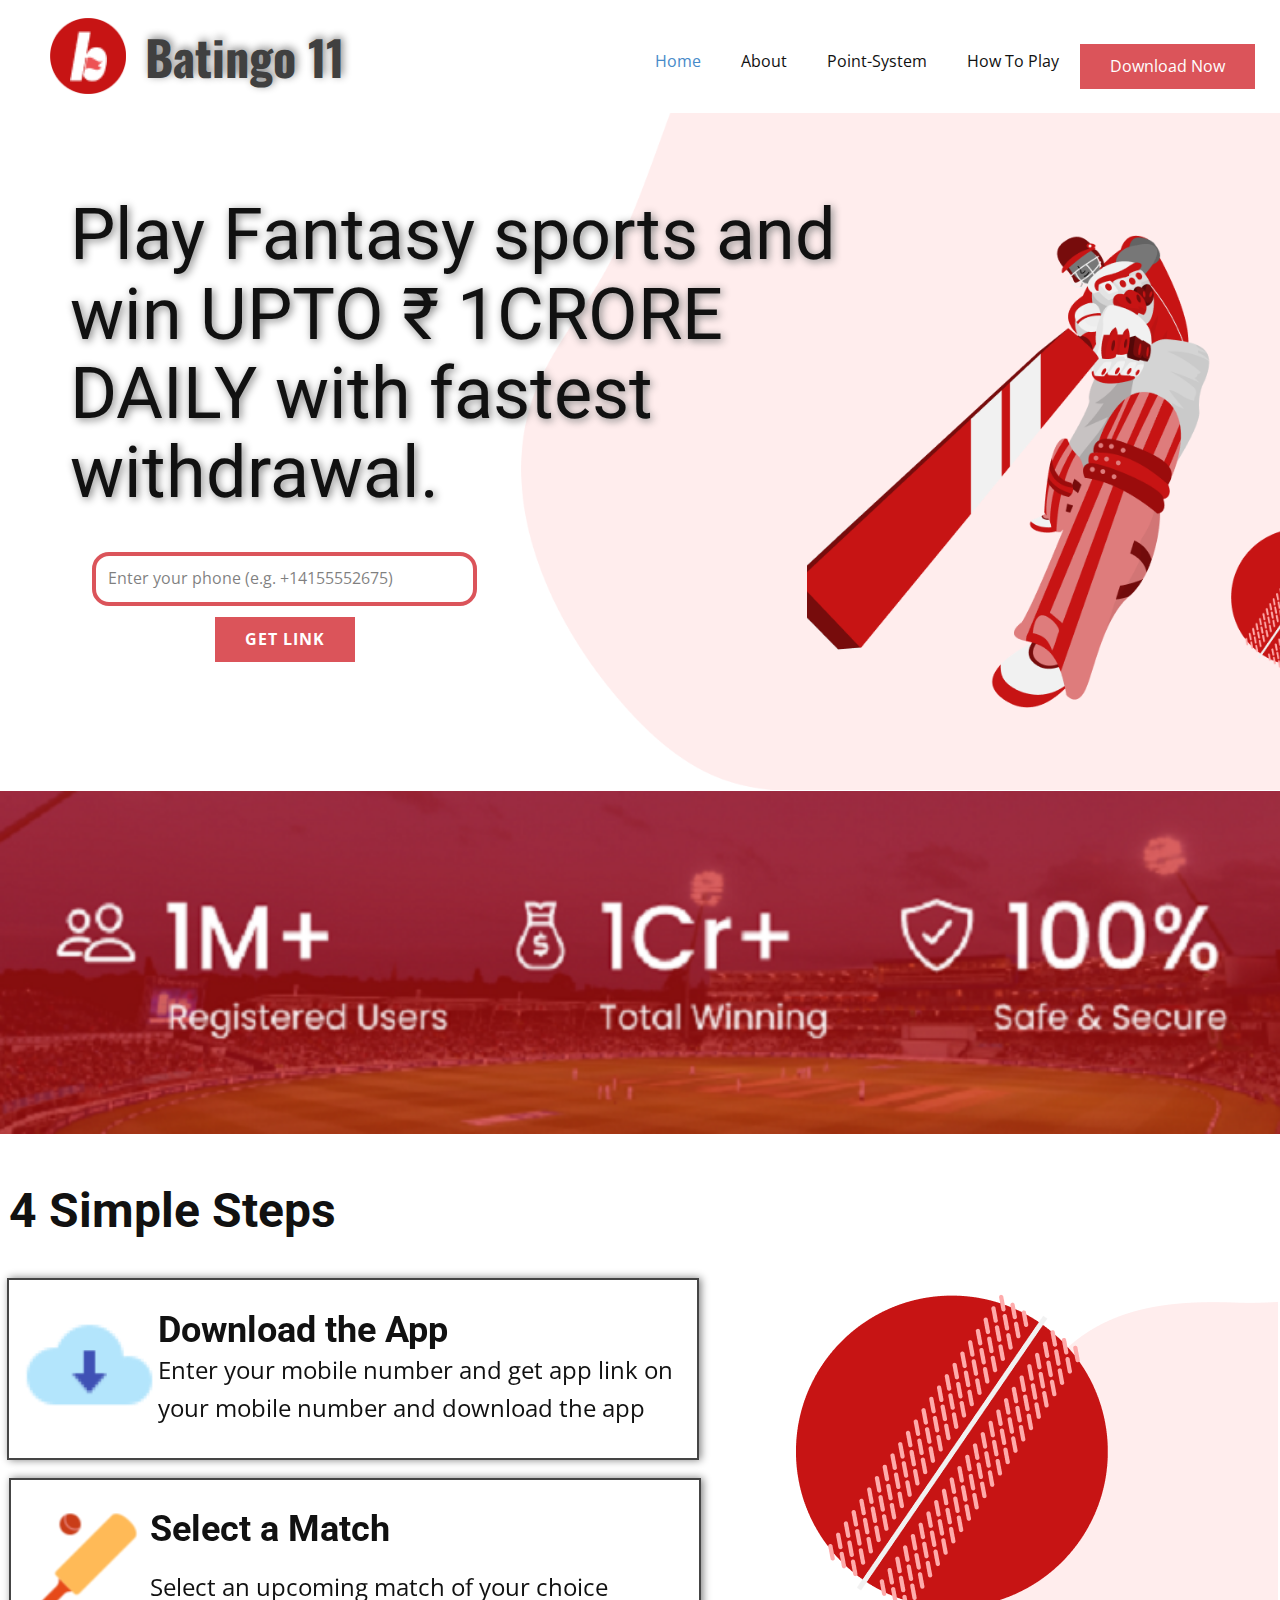
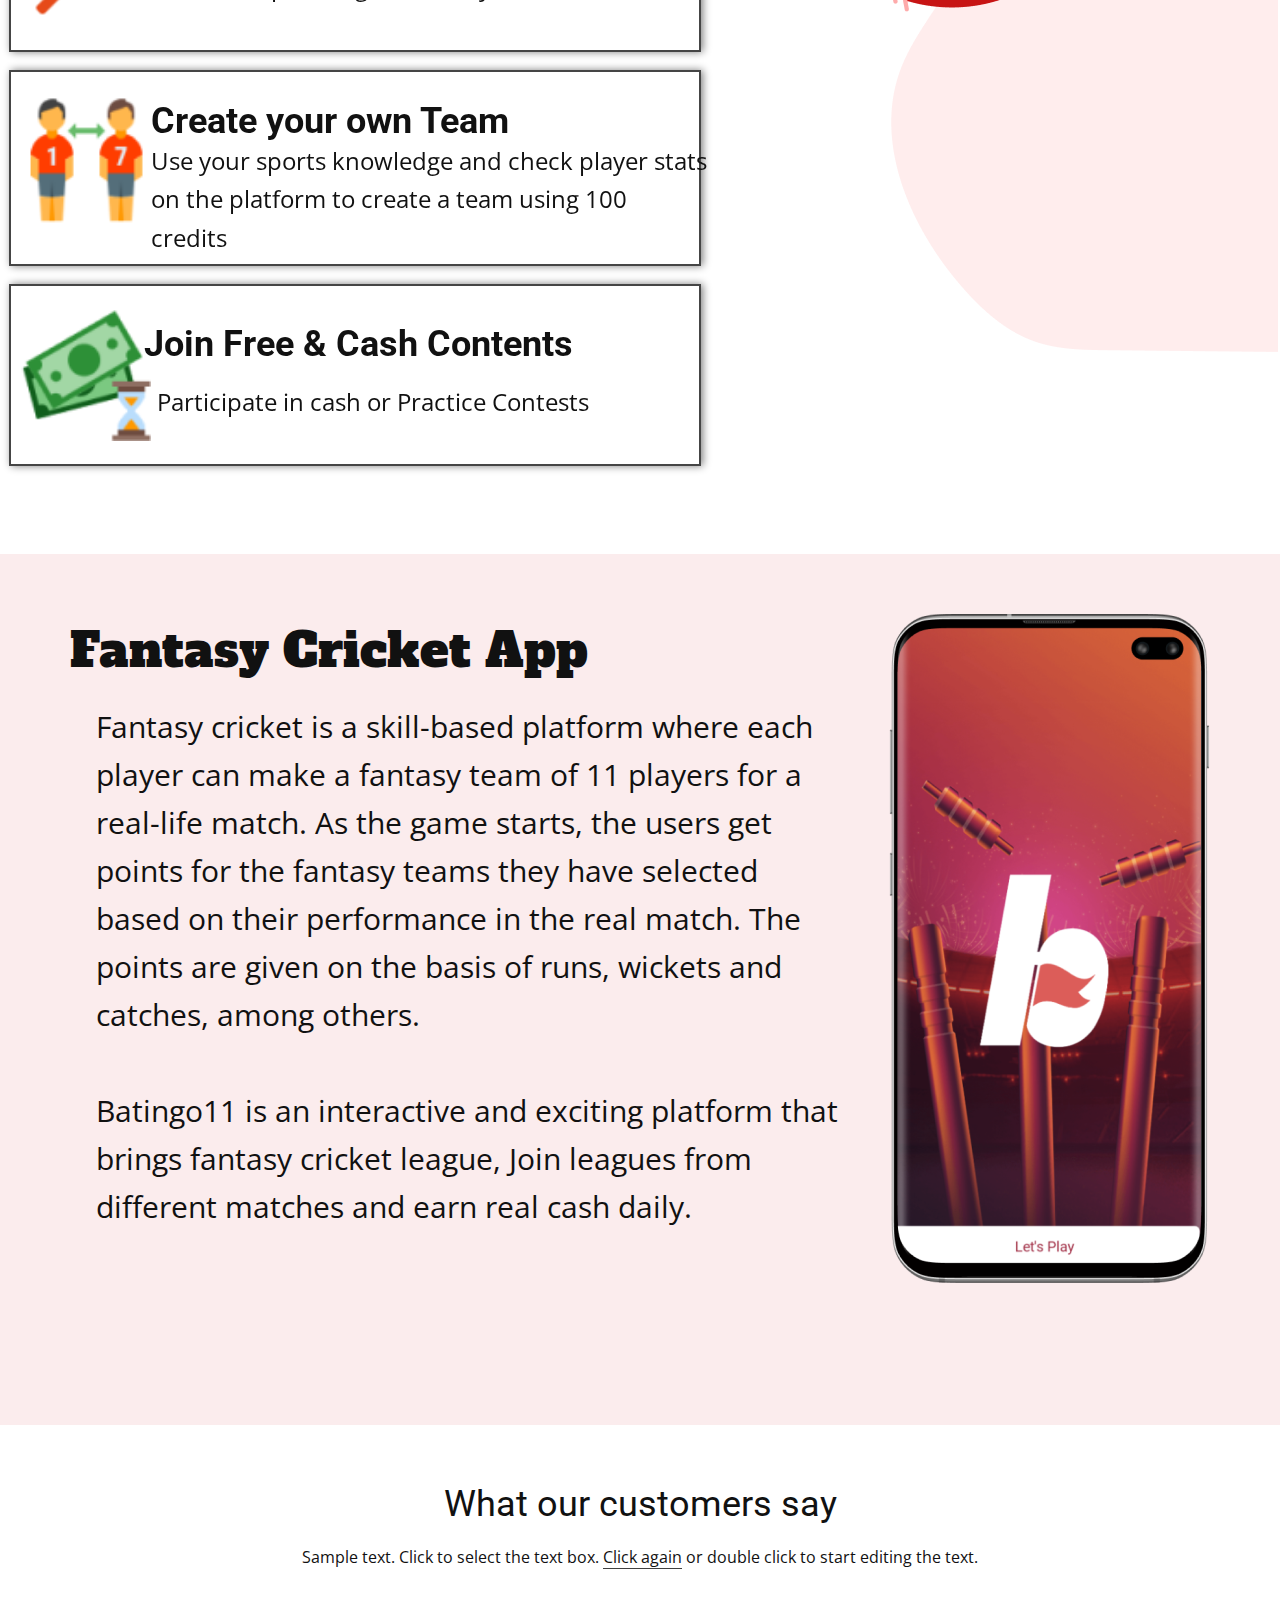
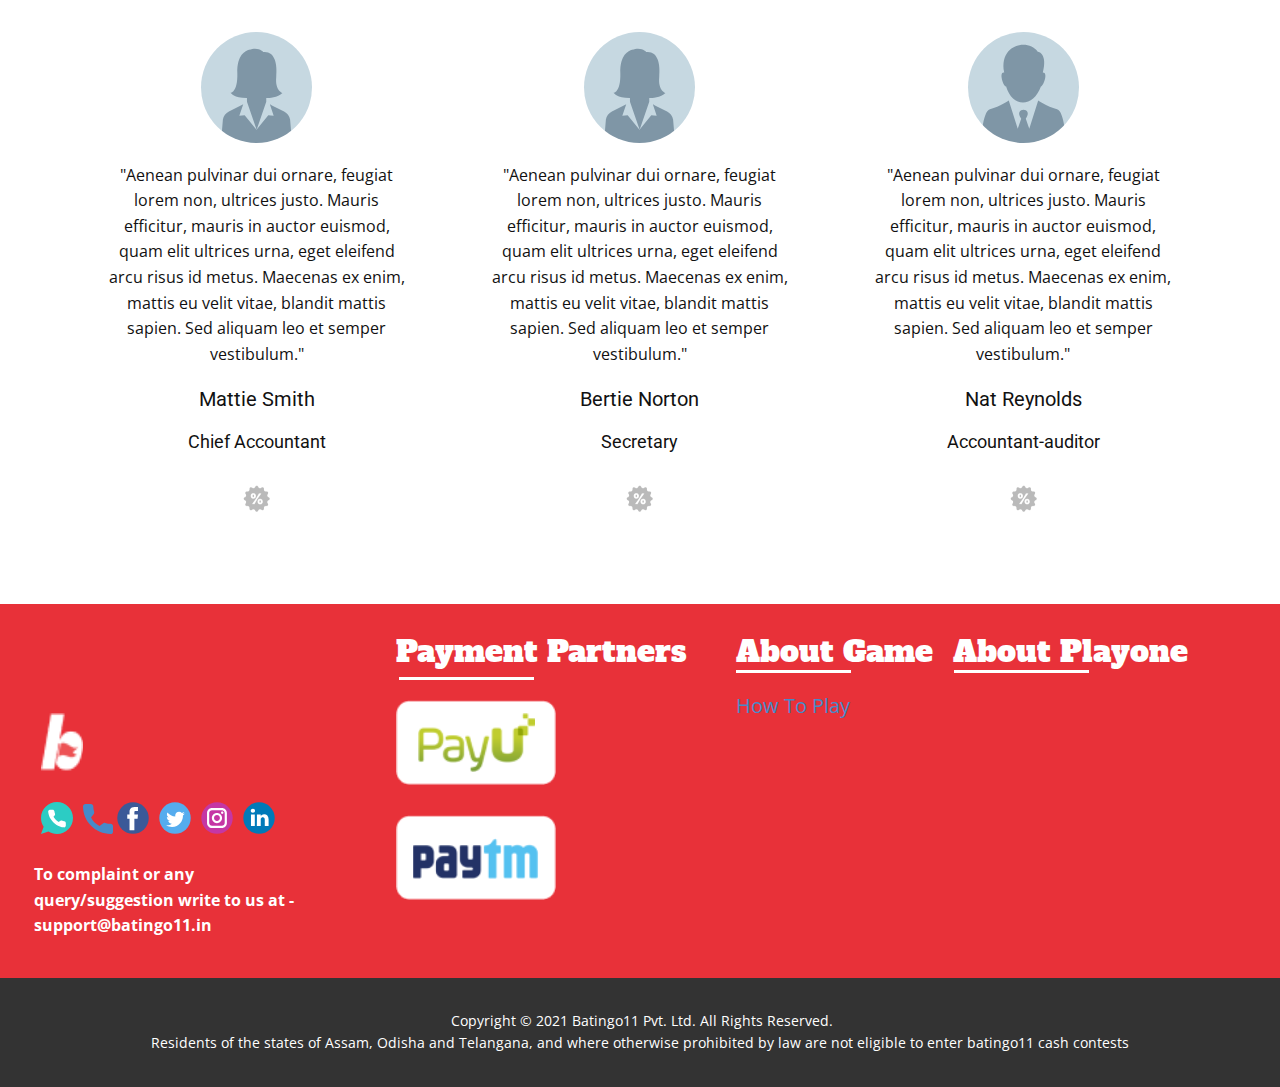
<file: Home.html>
<!DOCTYPE html>
<html style="font-size: 16px;">
  <head>
    <meta name="viewport" content="width=device-width, initial-scale=1.0">
    <meta charset="utf-8">
    <meta name="keywords" content="Bati​​​ngo 11​​, Play Fantasy sports​ and win UPTO ₹ 1CRORE DAILY with fastest withdrawal., 4 Simple Steps​, Download the App​, Select a Match​, Create your own Team, Join Free &amp; Cash Contents, Fantasy Cricket App, What our customers say">
    <meta name="description" content="">
    <meta name="page_type" content="np-template-header-footer-from-plugin">
    <title>Home</title>
    <link rel="stylesheet" href="nicepage.css" media="screen">
<link rel="stylesheet" href="Home.css" media="screen">
    <script class="u-script" type="text/javascript" src="jquery.js" defer=""></script>
    <script class="u-script" type="text/javascript" src="nicepage.js" defer=""></script>
    <meta name="generator" content="Nicepage 3.12.1, nicepage.com">
    <link id="u-theme-google-font" rel="stylesheet" href="https://fonts.googleapis.com/css?family=Roboto:100,100i,300,300i,400,400i,500,500i,700,700i,900,900i|Open+Sans:300,300i,400,400i,600,600i,700,700i,800,800i">
    <link id="u-page-google-font" rel="stylesheet" href="https://fonts.googleapis.com/css?family=Oswald:200,300,400,500,600,700|Alfa+Slab+One:400">
    
    
    
    
    
    
    
    <script type="application/ld+json">{
		"@context": "http://schema.org",
		"@type": "Organization",
		"name": "",
		"url": "index.html",
		"logo": "images/Vector.png"
}</script>
    <meta property="og:title" content="Home">
    <meta property="og:type" content="website">
    <meta name="theme-color" content="#478ac9">
    <link rel="canonical" href="index.html">
    <meta property="og:url" content="index.html">
  </head>
  <body class="u-body"><header class="u-clearfix u-header u-header" id="sec-2661"><div class="u-clearfix u-sheet u-valign-middle-lg u-valign-middle-sm u-valign-middle-xl u-sheet-1">
        <a href="https://nicepage.com" class="u-image u-logo u-image-1" data-image-width="313" data-image-height="313">
          <img src="images/Vector.png" class="u-logo-image u-logo-image-1" data-image-width="77">
        </a>
        <nav class="u-menu u-menu-dropdown u-offcanvas u-menu-1">
          <div class="menu-collapse" style="font-size: 1rem; letter-spacing: 0px;">
            <a class="u-button-style u-custom-left-right-menu-spacing u-custom-padding-bottom u-custom-top-bottom-menu-spacing u-nav-link u-text-active-palette-1-base u-text-hover-palette-2-base" href="#" style="padding: 7px 60px; font-size: calc(1em + 14px);">
              <svg><use xmlns:xlink="http://www.w3.org/1999/xlink" xlink:href="#menu-hamburger"></use></svg>
              <svg version="1.1" xmlns="http://www.w3.org/2000/svg" xmlns:xlink="http://www.w3.org/1999/xlink"><defs><symbol id="menu-hamburger" viewBox="0 0 16 16" style="width: 16px; height: 16px;"><rect y="1" width="16" height="2"></rect><rect y="7" width="16" height="2"></rect><rect y="13" width="16" height="2"></rect>
</symbol>
</defs></svg>
            </a>
          </div>
          <div class="u-custom-menu u-nav-container">
            <ul class="u-nav u-unstyled u-nav-1"><li class="u-nav-item"><a class="u-button-style u-nav-link u-text-active-palette-1-base u-text-hover-palette-2-base" href="Home.html" style="padding: 10px 20px;">Home</a>
</li><li class="u-nav-item"><a class="u-button-style u-nav-link u-text-active-palette-1-base u-text-hover-palette-2-base" href="About.html" style="padding: 10px 20px;">About</a>
</li><li class="u-nav-item"><a class="u-button-style u-nav-link u-text-active-palette-1-base u-text-hover-palette-2-base" href="Point-System.html" target="_blank" style="padding: 10px 20px;">Point-System</a>
</li><li class="u-nav-item"><a class="u-button-style u-nav-link u-text-active-palette-1-base u-text-hover-palette-2-base" href="How-To-Play.html" style="padding: 10px 20px;">How To Play</a>
</li></ul>
          </div>
          <div class="u-custom-menu u-nav-container-collapse">
            <div class="u-black u-container-style u-inner-container-layout u-opacity u-opacity-95 u-sidenav">
              <div class="u-sidenav-overflow">
                <div class="u-menu-close"></div>
                <ul class="u-align-center u-nav u-popupmenu-items u-unstyled u-nav-2"><li class="u-nav-item"><a class="u-button-style u-nav-link" href="Home.html" style="padding: 10px 20px;">Home</a>
</li><li class="u-nav-item"><a class="u-button-style u-nav-link" href="About.html" style="padding: 10px 20px;">About</a>
</li><li class="u-nav-item"><a class="u-button-style u-nav-link" href="Point-System.html" target="_blank" style="padding: 10px 20px;">Point-System</a>
</li><li class="u-nav-item"><a class="u-button-style u-nav-link" href="How-To-Play.html" style="padding: 10px 20px;">How To Play</a>
</li></ul>
              </div>
            </div>
            <div class="u-black u-menu-overlay u-opacity u-opacity-70"></div>
          </div>
        </nav>
        <img src="images/logo_splashcopy1.png" alt="" class="u-image u-image-default u-preserve-proportions u-image-2" data-image-width="25" data-image-height="35">
        <h1 class="u-align-left u-custom-font u-font-oswald u-text u-text-grey-75 u-text-1">
          <span style="font-weight: 700;">Bati​​​ngo 11</span>
          <span style="font-weight: 700;"></span>
        </h1>
        <a href="https://nicepage.com/k/hacker-website-templates" class="u-btn u-button-style u-palette-2-base u-btn-1">Download Now</a>
      </div></header>
    <section class="u-clearfix u-valign-bottom-xs u-section-1" id="sec-c8b9">
      <img src="images/Path1.png" alt="" class="u-expanded-height u-image u-image-default u-image-1" data-image-width="940" data-image-height="859">
      <img src="images/OBJECTS.png" alt="" class="u-image u-image-default u-image-2" data-image-width="634" data-image-height="576">
      <h1 class="u-align-center-md u-align-center-sm u-align-center-xs u-align-left-lg u-align-left-xl u-text u-text-1">Play Fantasy sports<span style="font-weight: 700;"></span> and win UPTO ₹ 1CRORE DAILY with fastest withdrawal.
      </h1>
      <div class="u-form u-form-1">
        <form action="#" method="POST" class="u-clearfix u-form-spacing-10 u-form-vertical u-inner-form" style="padding: 10px" source="custom" name="form">
          <input type="hidden" id="siteId" name="siteId" value="130269765">
          <input type="hidden" id="pageId" name="pageId" value="31437084">
          <div class="u-form-group u-form-phone u-form-group-1">
            <label for="phone-b8dc" class="u-form-control-hidden u-label u-text-palette-1-light-2 u-label-1">Phone</label>
            <input type="tel" pattern="\+?\d{0,3}[\s\(\-]?([0-9]{2,3})[\s\)\-]?([\s\-]?)([0-9]{3})[\s\-]?([0-9]{2})[\s\-]?([0-9]{2})" placeholder="Enter your phone (e.g. +14155552675)" id="phone-b8dc" name="phone" class="u-border-4 u-border-palette-2-base u-input u-input-rectangle u-radius-17 u-text-black" required="">
          </div>
          <div class="u-align-center u-form-group u-form-submit">
            <a href="#" class="u-btn u-btn-submit u-button-style u-hover-palette-2-light-1 u-palette-2-base u-btn-1">Get Link</a>
            <input type="submit" value="submit" class="u-form-control-hidden">
          </div>
          <div class="u-form-send-message u-form-send-success"> Thank you! Your message has been sent. </div>
          <div class="u-form-send-error u-form-send-message"> Unable to send your message. Please fix errors then try again. </div>
          <input type="hidden" value="" name="recaptchaResponse">
        </form>
      </div>
    </section>
    <section class="u-clearfix u-valign-middle-lg u-valign-middle-md u-valign-middle-sm u-valign-middle-xl u-section-2" id="sec-7f84">
      <img src="images/bat.png" alt="" class="u-expanded-width u-image u-image-default u-image-1" data-image-width="764" data-image-height="197">
    </section>
    <section class="u-clearfix u-section-3" id="sec-23db">
      <div class="u-clearfix u-sheet u-valign-middle-md u-valign-middle-sm u-valign-middle-xs u-sheet-1">
        <h1 class="u-text u-text-1">4 Simple Steps<span style="font-weight: 700;"></span>
        </h1>
        <img src="images/Path.png" alt="" class="u-hidden-md u-hidden-sm u-hidden-xs u-image u-image-default u-image-1" data-image-width="387" data-image-height="661">
        <img src="images/Group.png" alt="" class="u-hidden-md u-hidden-sm u-hidden-xs u-image u-image-default u-image-2" data-image-width="313" data-image-height="318">
        <div class="u-border-2 u-border-grey-dark-1 u-container-style u-group u-shape-rectangle u-group-1" data-animation-name="fadeIn" data-animation-duration="1000" data-animation-delay="0" data-animation-direction="">
          <div class="u-container-layout u-container-layout-1">
            <h2 class="u-text u-text-2">Download the App<span style="font-size: 2.25rem;"></span>
            </h2>
            <img src="images/DownloadfromtheCloud1.png" alt="" class="u-image u-image-default u-preserve-proportions u-image-3" data-image-width="97" data-image-height="97">
            <p class="u-text u-text-3">Enter your mobile number and get app link on your mobile number and download the app </p>
          </div>
        </div>
        <div class="u-border-2 u-border-grey-dark-1 u-container-style u-group u-shape-rectangle u-group-2" data-animation-name="fadeIn" data-animation-duration="1000" data-animation-delay="0" data-animation-direction="">
          <div class="u-container-layout u-valign-bottom-xs u-container-layout-2">
            <img src="images/Cricket.png" alt="" class="u-image u-image-default u-preserve-proportions u-image-4" data-image-width="97" data-image-height="97">
            <h2 class="u-text u-text-4">Select a Match<span style="font-weight: 700;"></span>
            </h2>
            <p class="u-text u-text-5">Select an upcoming match of your choice</p>
          </div>
        </div>
        <div class="u-border-2 u-border-grey-dark-1 u-container-style u-group u-shape-rectangle u-group-3" data-animation-name="fadeIn" data-animation-duration="1000" data-animation-delay="0" data-animation-direction="">
          <div class="u-container-layout u-container-layout-3">
            <img src="images/ReplacePlayer.png" alt="" class="u-image u-image-default u-preserve-proportions u-image-5" data-image-width="75" data-image-height="75">
            <h2 class="u-text u-text-6">Create your own Team</h2>
            <p class="u-text u-text-7">Use your sports knowledge and check player stats on the platform to create a team using 100 credits</p>
          </div>
        </div>
        <div class="u-border-2 u-border-grey-dark-1 u-container-style u-expanded-width-sm u-expanded-width-xs u-group u-shape-rectangle u-group-4" data-animation-name="fadeIn" data-animation-duration="1000" data-animation-delay="0" data-animation-direction="">
          <div class="u-container-layout u-container-layout-4">
            <img src="images/PaymentHistory.png" alt="" class="u-image u-image-default u-preserve-proportions u-image-6" data-image-width="77" data-image-height="77">
            <h2 class="u-text u-text-8">Join Free &amp; Cash Contents</h2>
            <p class="u-text u-text-9">Participate in cash or Practice Contests</p>
          </div>
        </div>
      </div>
    </section>
    <section class="u-clearfix u-palette-2-light-3 u-section-4" id="sec-ef82">
      <div class="u-clearfix u-sheet u-sheet-1">
        <img src="images/Vert1.png" alt="" class="u-image u-image-default u-image-1" data-image-width="321" data-image-height="669">
        <h1 class="u-custom-font u-text u-text-1">Fantasy Cricket App </h1>
        <p class="u-text u-text-2">Fantasy cricket is a skill-based platform where each player can make a fantasy team of 11 players for a real-life match. As the game starts, the users get points for the fantasy teams they have selected based on their performance in the real match. The points are given on the basis of runs, wickets and catches, among others. <br>
          <br>Batingo11 is an interactive and exciting platform that brings fantasy cricket league, Join leagues from different matches and earn real cash daily. 
        </p>
      </div>
    </section>
    <section class="u-align-center u-clearfix u-section-5" id="sec-450b">
      <div class="u-clearfix u-sheet u-sheet-1">
        <h2 class="u-text u-text-1">What our customers say</h2>
        <p class="u-text u-text-2">Sample text. Click to select the text box. <a href="" class="u-active-none u-border-1 u-border-grey-75 u-btn u-button-link u-button-style u-hover-none u-none u-text-body-color u-btn-1" target="_blank">Click again</a> or double click to start editing the text. 
        </p>
        <div class="u-expanded-width u-list u-list-1">
          <div class="u-repeater u-repeater-1">
            <div class="u-align-center u-container-style u-list-item u-repeater-item">
              <div class="u-container-layout u-similar-container u-valign-top u-container-layout-1">
                <div alt="" class="u-image u-image-circle u-image-1" src="" data-image-width="256" data-image-height="256"></div>
                <p class="u-text u-text-3">"Aenean pulvinar dui ornare, feugiat lorem non, ultrices justo. Mauris efficitur, mauris in auctor euismod, quam elit ultrices urna, eget eleifend arcu risus id metus. Maecenas ex enim, mattis eu velit vitae, blandit mattis sapien. Sed aliquam leo et semper vestibulum."</p>
                <h5 class="u-text u-text-4">Mattie Smith</h5>
                <h6 class="u-text u-text-5">Chief Accountant</h6>
                <img src="images/Discount.png" alt="" class="u-image u-image-default u-preserve-proportions u-image-2" data-image-width="31" data-image-height="31">
              </div>
            </div>
            <div class="u-align-center u-container-style u-list-item u-repeater-item">
              <div class="u-container-layout u-similar-container u-valign-top u-container-layout-2">
                <div alt="" class="u-image u-image-circle u-image-3" src="" data-image-width="256" data-image-height="256"></div>
                <p class="u-text u-text-6">"Aenean pulvinar dui ornare, feugiat lorem non, ultrices justo. Mauris efficitur, mauris in auctor euismod, quam elit ultrices urna, eget eleifend arcu risus id metus. Maecenas ex enim, mattis eu velit vitae, blandit mattis sapien. Sed aliquam leo et semper vestibulum."</p>
                <h5 class="u-text u-text-7">Bertie Norton</h5>
                <h6 class="u-text u-text-8">Secretary</h6>
                <img src="images/Discount.png" alt="" class="u-image u-image-default u-preserve-proportions u-image-4" data-image-width="31" data-image-height="31">
              </div>
            </div>
            <div class="u-align-center u-container-style u-list-item u-repeater-item">
              <div class="u-container-layout u-similar-container u-valign-top u-container-layout-3">
                <div alt="" class="u-image u-image-circle u-image-5" src="" data-image-width="256" data-image-height="256"></div>
                <p class="u-text u-text-9">"Aenean pulvinar dui ornare, feugiat lorem non, ultrices justo. Mauris efficitur, mauris in auctor euismod, quam elit ultrices urna, eget eleifend arcu risus id metus. Maecenas ex enim, mattis eu velit vitae, blandit mattis sapien. Sed aliquam leo et semper vestibulum."</p>
                <h5 class="u-text u-text-10">Nat Reynolds</h5>
                <h6 class="u-text u-text-11">Accountant-auditor</h6>
                <img src="images/Discount.png" alt="" class="u-image u-image-default u-preserve-proportions u-image-6" data-image-width="31" data-image-height="31">
              </div>
            </div>
          </div>
        </div>
      </div>
    </section>
    <section class="u-clearfix u-custom-color-1 u-valign-middle-lg u-valign-middle-md u-valign-middle-sm u-valign-middle-xs u-section-6" id="sec-1573">
      <div class="u-clearfix u-sheet u-valign-middle-sm u-valign-middle-xs u-valign-top-lg u-valign-top-md u-valign-top-xl u-sheet-1">
        <div class="u-clearfix u-expanded-width-md u-layout-wrap u-layout-wrap-1">
          <div class="u-layout">
            <div class="u-layout-row">
              <div class="u-container-style u-layout-cell u-size-16-lg u-size-16-md u-size-16-sm u-size-16-xs u-size-18-xl u-layout-cell-1">
                <div class="u-container-layout u-container-layout-1">
                  <img src="images/logo_splashcopy1.png" alt="" class="u-image u-image-default u-preserve-proportions u-image-1" data-image-width="25" data-image-height="35">
                  <a href="https://nicepage.com/website-design" class="u-active-none u-btn u-button-style u-hover-none u-none u-text-black u-text-hover-palette-2-base u-btn-1"><span class="u-hidden-md u-hidden-sm u-hidden-xs u-icon u-text-palette-4-base u-icon-1"><svg class="u-svg-content" viewBox="0 0 512 512" x="0px" y="0px" style="width: 1em; height: 1em;"><path style="fill:currentColor;" d="M256,0C114.617,0,0,114.617,0,256c0,52.03,15.563,100.414,42.231,140.818L0,512l119.128-39.706  C158.72,497.399,205.639,512,256,512c141.383,0,256-114.617,256-256S397.383,0,256,0z"></path><path style="fill:#FFFFFF;" d="M397.233,335.078V377.6c0.062,15.66-12.606,28.398-28.292,28.469c-0.892,0-1.783-0.035-2.675-0.115  c-43.705-4.74-85.689-19.641-122.571-43.52c-34.313-21.76-63.409-50.803-85.222-85.054c-24.002-36.979-38.938-79.086-43.599-122.898  c-1.412-15.59,10.108-29.378,25.732-30.791c0.847-0.062,1.686-0.106,2.534-0.106h42.611c14.257-0.141,26.412,10.293,28.407,24.382  c1.801,13.612,5.138,26.968,9.94,39.83c3.902,10.364,1.404,22.042-6.391,29.908l-18.035,17.999  c20.215,35.487,49.664,64.874,85.221,85.054l18.035-17.999c7.883-7.786,19.588-10.275,29.97-6.382  c12.888,4.802,26.271,8.13,39.91,9.922C387.09,308.312,397.594,320.689,397.233,335.078z"></path></svg><img></span>
                  </a>
                  <a href="https://nicepage.com/k/interactive-website-templates" class="u-active-none u-btn u-button-style u-hidden-md u-hidden-sm u-hidden-xs u-hover-none u-none u-text-hover-palette-1-base u-btn-2">
                    <br><span class="u-icon u-text-palette-1-base u-icon-2"><svg class="u-svg-content" viewBox="0 0 405.333 405.333" x="0px" y="0px" style="width: 1em; height: 1em;"><path d="M373.333,266.88c-25.003,0-49.493-3.904-72.704-11.563c-11.328-3.904-24.192-0.896-31.637,6.699l-46.016,34.752    c-52.8-28.181-86.592-61.952-114.389-114.368l33.813-44.928c8.512-8.512,11.563-20.971,7.915-32.64    C142.592,81.472,138.667,56.96,138.667,32c0-17.643-14.357-32-32-32H32C14.357,0,0,14.357,0,32    c0,205.845,167.488,373.333,373.333,373.333c17.643,0,32-14.357,32-32V298.88C405.333,281.237,390.976,266.88,373.333,266.88z"></path></svg><img></span>
                  </a>
                  <div class="u-align-left u-social-icons u-spacing-10 u-social-icons-1">
                    <a class="u-social-url" title="facebook" target="_blank" href=""><span class="u-icon u-icon-circle u-social-facebook u-social-icon u-icon-3"><svg class="u-svg-link" preserveAspectRatio="xMidYMin slice" viewBox="0 0 112 112" style=""><use xmlns:xlink="http://www.w3.org/1999/xlink" xlink:href="#svg-fbd3"></use></svg><svg class="u-svg-content" viewBox="0 0 112 112" x="0" y="0" id="svg-fbd3"><circle fill="currentColor" cx="56.1" cy="56.1" r="55"></circle><path fill="#FFFFFF" d="M73.5,31.6h-9.1c-1.4,0-3.6,0.8-3.6,3.9v8.5h12.6L72,58.3H60.8v40.8H43.9V58.3h-8V43.9h8v-9.2
            c0-6.7,3.1-17,17-17h12.5v13.9H73.5z"></path></svg></span>
                    </a>
                    <a class="u-social-url" title="twitter" target="_blank" href=""><span class="u-icon u-icon-circle u-social-icon u-social-twitter u-icon-4"><svg class="u-svg-link" preserveAspectRatio="xMidYMin slice" viewBox="0 0 112 112" style=""><use xmlns:xlink="http://www.w3.org/1999/xlink" xlink:href="#svg-9590"></use></svg><svg class="u-svg-content" viewBox="0 0 112 112" x="0" y="0" id="svg-9590"><circle fill="currentColor" class="st0" cx="56.1" cy="56.1" r="55"></circle><path fill="#FFFFFF" d="M83.8,47.3c0,0.6,0,1.2,0,1.7c0,17.7-13.5,38.2-38.2,38.2C38,87.2,31,85,25,81.2c1,0.1,2.1,0.2,3.2,0.2
            c6.3,0,12.1-2.1,16.7-5.7c-5.9-0.1-10.8-4-12.5-9.3c0.8,0.2,1.7,0.2,2.5,0.2c1.2,0,2.4-0.2,3.5-0.5c-6.1-1.2-10.8-6.7-10.8-13.1
            c0-0.1,0-0.1,0-0.2c1.8,1,3.9,1.6,6.1,1.7c-3.6-2.4-6-6.5-6-11.2c0-2.5,0.7-4.8,1.8-6.7c6.6,8.1,16.5,13.5,27.6,14
            c-0.2-1-0.3-2-0.3-3.1c0-7.4,6-13.4,13.4-13.4c3.9,0,7.3,1.6,9.8,4.2c3.1-0.6,5.9-1.7,8.5-3.3c-1,3.1-3.1,5.8-5.9,7.4
            c2.7-0.3,5.3-1,7.7-2.1C88.7,43,86.4,45.4,83.8,47.3z"></path></svg></span>
                    </a>
                    <a class="u-social-url" title="instagram" target="_blank" href=""><span class="u-icon u-icon-circle u-social-icon u-social-instagram u-icon-5"><svg class="u-svg-link" preserveAspectRatio="xMidYMin slice" viewBox="0 0 112 112" style=""><use xmlns:xlink="http://www.w3.org/1999/xlink" xlink:href="#svg-76bf"></use></svg><svg class="u-svg-content" viewBox="0 0 112 112" x="0" y="0" id="svg-76bf"><circle fill="currentColor" cx="56.1" cy="56.1" r="55"></circle><path fill="#FFFFFF" d="M55.9,38.2c-9.9,0-17.9,8-17.9,17.9C38,66,46,74,55.9,74c9.9,0,17.9-8,17.9-17.9C73.8,46.2,65.8,38.2,55.9,38.2
            z M55.9,66.4c-5.7,0-10.3-4.6-10.3-10.3c-0.1-5.7,4.6-10.3,10.3-10.3c5.7,0,10.3,4.6,10.3,10.3C66.2,61.8,61.6,66.4,55.9,66.4z"></path><path fill="#FFFFFF" d="M74.3,33.5c-2.3,0-4.2,1.9-4.2,4.2s1.9,4.2,4.2,4.2s4.2-1.9,4.2-4.2S76.6,33.5,74.3,33.5z"></path><path fill="#FFFFFF" d="M73.1,21.3H38.6c-9.7,0-17.5,7.9-17.5,17.5v34.5c0,9.7,7.9,17.6,17.5,17.6h34.5c9.7,0,17.5-7.9,17.5-17.5V38.8
            C90.6,29.1,82.7,21.3,73.1,21.3z M83,73.3c0,5.5-4.5,9.9-9.9,9.9H38.6c-5.5,0-9.9-4.5-9.9-9.9V38.8c0-5.5,4.5-9.9,9.9-9.9h34.5
            c5.5,0,9.9,4.5,9.9,9.9V73.3z"></path></svg></span>
                    </a>
                    <a class="u-social-url" title="linkedin" target="_blank" href=""><span class="u-icon u-icon-circle u-social-icon u-social-linkedin u-icon-6"><svg class="u-svg-link" preserveAspectRatio="xMidYMin slice" viewBox="0 0 112 112" style=""><use xmlns:xlink="http://www.w3.org/1999/xlink" xlink:href="#svg-825c"></use></svg><svg class="u-svg-content" viewBox="0 0 112 112" x="0" y="0" id="svg-825c"><circle fill="currentColor" cx="56.1" cy="56.1" r="55"></circle><path fill="#FFFFFF" d="M41.3,83.7H27.9V43.4h13.4V83.7z M34.6,37.9L34.6,37.9c-4.6,0-7.5-3.1-7.5-7c0-4,3-7,7.6-7s7.4,3,7.5,7
            C42.2,34.8,39.2,37.9,34.6,37.9z M89.6,83.7H76.2V62.2c0-5.4-1.9-9.1-6.8-9.1c-3.7,0-5.9,2.5-6.9,4.9c-0.4,0.9-0.4,2.1-0.4,3.3v22.5
            H48.7c0,0,0.2-36.5,0-40.3h13.4v5.7c1.8-2.7,5-6.7,12.1-6.7c8.8,0,15.4,5.8,15.4,18.1V83.7z"></path></svg></span>
                    </a>
                  </div>
                  <p class="u-text u-text-1">To complaint or any query/suggestion write to us at - support@batingo11.in<span style="font-weight: 700;"></span>
                  </p>
                </div>
              </div>
              <div class="u-container-style u-layout-cell u-size-18-xl u-size-19-lg u-size-19-md u-size-19-sm u-size-19-xs u-layout-cell-2">
                <div class="u-container-layout u-container-layout-2">
                  <h3 class="u-custom-font u-text u-text-default-xl u-text-2">Payment Partners</h3>
                  <img src="images/Rectangle15.png" alt="" class="u-image u-image-default u-preserve-proportions u-image-2" data-image-width="124" data-image-height="66">
                  <img src="images/PayU_Corporate_Logo2.png" alt="" class="u-image u-image-default u-preserve-proportions u-image-3" data-image-width="89" data-image-height="45">
                  <img src="images/Rectangle15.png" alt="" class="u-image u-image-default u-preserve-proportions u-image-4" data-image-width="124" data-image-height="66">
                  <img src="images/1200px-Paytm_Logo_standalone1.png" alt="" class="u-image u-image-default u-preserve-proportions u-image-5" data-image-width="106" data-image-height="35">
                  <div class="u-border-3 u-border-white u-line u-line-horizontal u-line-1"></div>
                </div>
              </div>
              <div class="u-container-style u-layout-cell u-size-24-xl u-size-25-lg u-size-25-md u-size-25-sm u-size-25-xs u-layout-cell-3" data-href="About.html" data-page-id="97905679" data-target="_blank">
                <div class="u-container-layout u-container-layout-3">
                  <h3 class="u-custom-font u-text u-text-default-xl u-text-3">About Game</h3>
                  <div class="u-border-3 u-border-white u-line u-line-horizontal u-line-2"></div>
                  <div class="u-border-3 u-border-white u-line u-line-horizontal u-line-3"></div>
                  <h3 class="u-custom-font u-text u-text-default-xl u-text-4">About Playone</h3>
                  <p class="u-text u-text-5">
                    <a class="u-active-none u-border-none u-btn u-button-link u-button-style u-hover-none u-none u-text-palette-1-base u-btn-3" href="How-To-Play.html" data-page-id="78798183" target="_blank">How To Play </a>
                  </p>
                </div>
              </div>
            </div>
          </div>
        </div>
      </div>
    </section>
    
    
    <footer class="u-align-center u-clearfix u-footer u-grey-80 u-footer" id="sec-89e3"><div class="u-clearfix u-sheet u-sheet-1">
        <p class="u-small-text u-text u-text-variant u-text-1">&nbsp;Copyright © 2021 Batingo11 Pvt. Ltd. All Rights Reserved. <br>Residents of the states of Assam, Odisha and Telangana, and where otherwise prohibited by law are not eligible to enter batingo11 cash contests
        </p>
      </div></footer>
  </body>
</html>
</file>
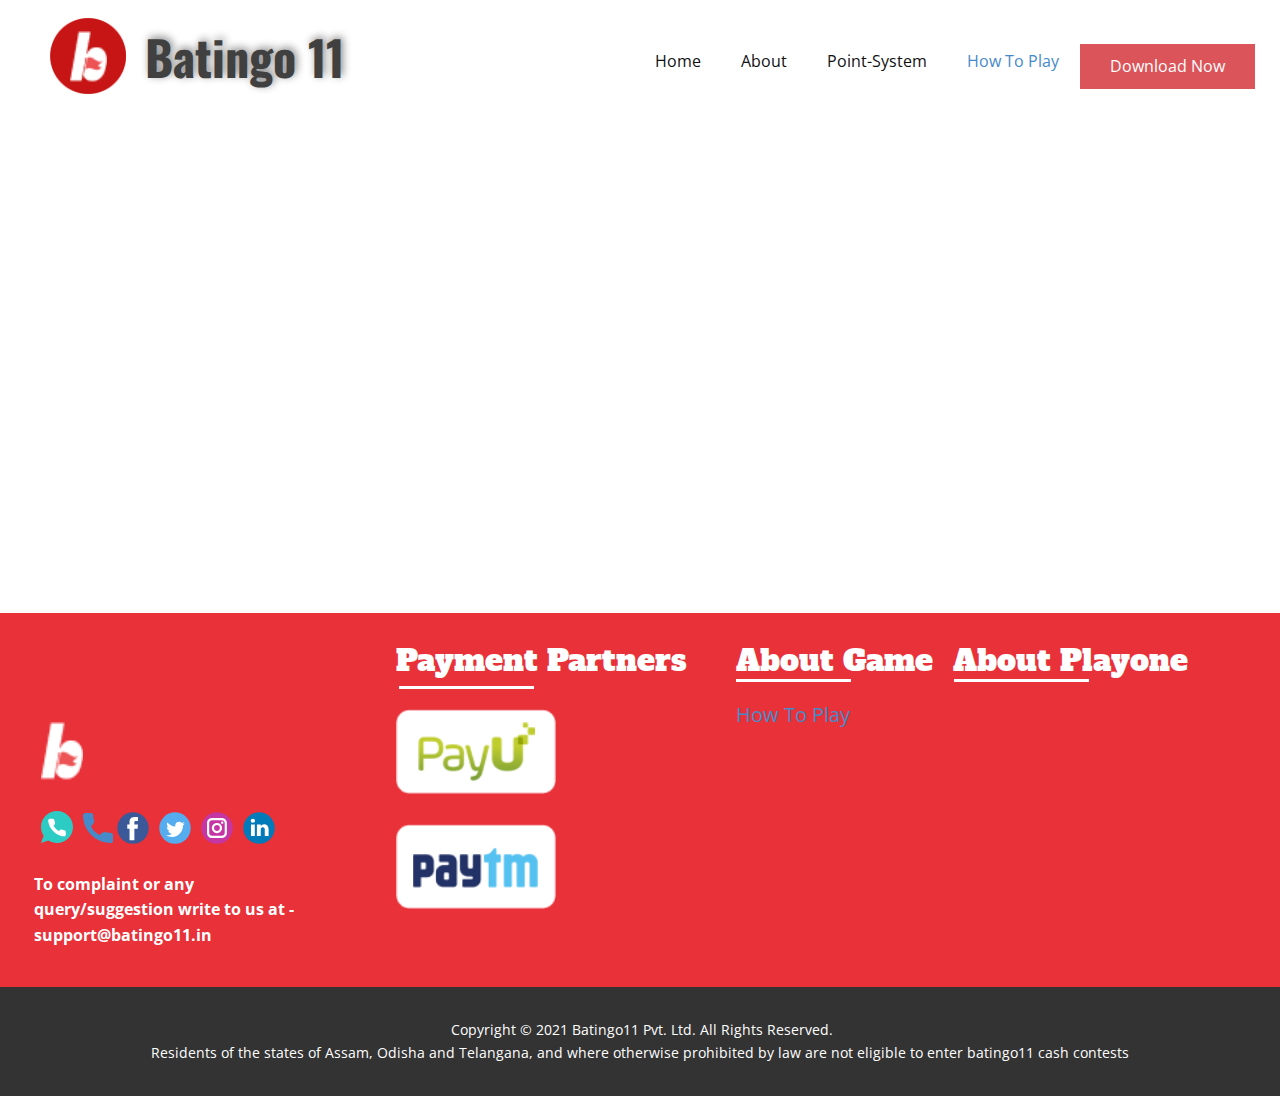
<file: How-To-Play.html>
<!DOCTYPE html>
<html style="font-size: 16px;">
  <head>
    <meta name="viewport" content="width=device-width, initial-scale=1.0">
    <meta charset="utf-8">
    <meta name="keywords" content="Bati​​​ngo 11​​">
    <meta name="description" content="">
    <meta name="page_type" content="np-template-header-footer-from-plugin">
    <title>How To Play</title>
    <link rel="stylesheet" href="nicepage.css" media="screen">
<link rel="stylesheet" href="How-To-Play.css" media="screen">
    <script class="u-script" type="text/javascript" src="jquery.js" defer=""></script>
    <script class="u-script" type="text/javascript" src="nicepage.js" defer=""></script>
    <meta name="generator" content="Nicepage 3.12.1, nicepage.com">
    <link id="u-theme-google-font" rel="stylesheet" href="https://fonts.googleapis.com/css?family=Roboto:100,100i,300,300i,400,400i,500,500i,700,700i,900,900i|Open+Sans:300,300i,400,400i,600,600i,700,700i,800,800i">
    <link id="u-page-google-font" rel="stylesheet" href="https://fonts.googleapis.com/css?family=Oswald:200,300,400,500,600,700|Alfa+Slab+One:400">
    
    
    
    <script type="application/ld+json">{
		"@context": "http://schema.org",
		"@type": "Organization",
		"name": "",
		"url": "index.html",
		"logo": "images/Vector.png"
}</script>
    <meta property="og:title" content="How To Play">
    <meta property="og:type" content="website">
    <meta name="theme-color" content="#478ac9">
    <link rel="canonical" href="index.html">
    <meta property="og:url" content="index.html">
  </head>
  <body class="u-body"><header class="u-clearfix u-header u-header" id="sec-2661"><div class="u-clearfix u-sheet u-valign-middle-lg u-valign-middle-sm u-valign-middle-xl u-sheet-1">
        <a href="https://nicepage.com" class="u-image u-logo u-image-1" data-image-width="313" data-image-height="313">
          <img src="images/Vector.png" class="u-logo-image u-logo-image-1" data-image-width="77">
        </a>
        <nav class="u-menu u-menu-dropdown u-offcanvas u-menu-1">
          <div class="menu-collapse" style="font-size: 1rem; letter-spacing: 0px;">
            <a class="u-button-style u-custom-left-right-menu-spacing u-custom-padding-bottom u-custom-top-bottom-menu-spacing u-nav-link u-text-active-palette-1-base u-text-hover-palette-2-base" href="#" style="padding: 7px 60px; font-size: calc(1em + 14px);">
              <svg><use xmlns:xlink="http://www.w3.org/1999/xlink" xlink:href="#menu-hamburger"></use></svg>
              <svg version="1.1" xmlns="http://www.w3.org/2000/svg" xmlns:xlink="http://www.w3.org/1999/xlink"><defs><symbol id="menu-hamburger" viewBox="0 0 16 16" style="width: 16px; height: 16px;"><rect y="1" width="16" height="2"></rect><rect y="7" width="16" height="2"></rect><rect y="13" width="16" height="2"></rect>
</symbol>
</defs></svg>
            </a>
          </div>
          <div class="u-custom-menu u-nav-container">
            <ul class="u-nav u-unstyled u-nav-1"><li class="u-nav-item"><a class="u-button-style u-nav-link u-text-active-palette-1-base u-text-hover-palette-2-base" href="Home.html" style="padding: 10px 20px;">Home</a>
</li><li class="u-nav-item"><a class="u-button-style u-nav-link u-text-active-palette-1-base u-text-hover-palette-2-base" href="About.html" style="padding: 10px 20px;">About</a>
</li><li class="u-nav-item"><a class="u-button-style u-nav-link u-text-active-palette-1-base u-text-hover-palette-2-base" href="Point-System.html" target="_blank" style="padding: 10px 20px;">Point-System</a>
</li><li class="u-nav-item"><a class="u-button-style u-nav-link u-text-active-palette-1-base u-text-hover-palette-2-base" href="How-To-Play.html" style="padding: 10px 20px;">How To Play</a>
</li></ul>
          </div>
          <div class="u-custom-menu u-nav-container-collapse">
            <div class="u-black u-container-style u-inner-container-layout u-opacity u-opacity-95 u-sidenav">
              <div class="u-sidenav-overflow">
                <div class="u-menu-close"></div>
                <ul class="u-align-center u-nav u-popupmenu-items u-unstyled u-nav-2"><li class="u-nav-item"><a class="u-button-style u-nav-link" href="Home.html" style="padding: 10px 20px;">Home</a>
</li><li class="u-nav-item"><a class="u-button-style u-nav-link" href="About.html" style="padding: 10px 20px;">About</a>
</li><li class="u-nav-item"><a class="u-button-style u-nav-link" href="Point-System.html" target="_blank" style="padding: 10px 20px;">Point-System</a>
</li><li class="u-nav-item"><a class="u-button-style u-nav-link" href="How-To-Play.html" style="padding: 10px 20px;">How To Play</a>
</li></ul>
              </div>
            </div>
            <div class="u-black u-menu-overlay u-opacity u-opacity-70"></div>
          </div>
        </nav>
        <img src="images/logo_splashcopy1.png" alt="" class="u-image u-image-default u-preserve-proportions u-image-2" data-image-width="25" data-image-height="35">
        <h1 class="u-align-left u-custom-font u-font-oswald u-text u-text-grey-75 u-text-1">
          <span style="font-weight: 700;">Bati​​​ngo 11</span>
          <span style="font-weight: 700;"></span>
        </h1>
        <a href="https://nicepage.com/k/hacker-website-templates" class="u-btn u-button-style u-palette-2-base u-btn-1">Download Now</a>
      </div></header> 
    <section class="u-clearfix u-section-1" id="sec-812a">
      <div class="u-clearfix u-sheet u-sheet-1"></div>
    </section>
    <section class="u-clearfix u-custom-color-1 u-valign-middle-lg u-valign-middle-md u-valign-middle-sm u-valign-middle-xs u-section-2" id="sec-be10">
      <div class="u-clearfix u-sheet u-valign-middle-sm u-valign-middle-xs u-valign-top-lg u-valign-top-md u-valign-top-xl u-sheet-1">
        <div class="u-clearfix u-expanded-width-md u-layout-wrap u-layout-wrap-1">
          <div class="u-layout">
            <div class="u-layout-row">
              <div class="u-container-style u-layout-cell u-size-16-lg u-size-16-md u-size-16-sm u-size-16-xs u-size-18-xl u-layout-cell-1">
                <div class="u-container-layout u-container-layout-1">
                  <img src="images/logo_splashcopy1.png" alt="" class="u-image u-image-default u-preserve-proportions u-image-1" data-image-width="25" data-image-height="35">
                  <a href="https://nicepage.com/website-design" class="u-active-none u-btn u-button-style u-hover-none u-none u-text-black u-text-hover-palette-2-base u-btn-1"><span class="u-hidden-md u-hidden-sm u-hidden-xs u-icon u-text-palette-4-base u-icon-1"><svg class="u-svg-content" viewBox="0 0 512 512" x="0px" y="0px" style="width: 1em; height: 1em;"><path style="fill:currentColor;" d="M256,0C114.617,0,0,114.617,0,256c0,52.03,15.563,100.414,42.231,140.818L0,512l119.128-39.706  C158.72,497.399,205.639,512,256,512c141.383,0,256-114.617,256-256S397.383,0,256,0z"></path><path style="fill:#FFFFFF;" d="M397.233,335.078V377.6c0.062,15.66-12.606,28.398-28.292,28.469c-0.892,0-1.783-0.035-2.675-0.115  c-43.705-4.74-85.689-19.641-122.571-43.52c-34.313-21.76-63.409-50.803-85.222-85.054c-24.002-36.979-38.938-79.086-43.599-122.898  c-1.412-15.59,10.108-29.378,25.732-30.791c0.847-0.062,1.686-0.106,2.534-0.106h42.611c14.257-0.141,26.412,10.293,28.407,24.382  c1.801,13.612,5.138,26.968,9.94,39.83c3.902,10.364,1.404,22.042-6.391,29.908l-18.035,17.999  c20.215,35.487,49.664,64.874,85.221,85.054l18.035-17.999c7.883-7.786,19.588-10.275,29.97-6.382  c12.888,4.802,26.271,8.13,39.91,9.922C387.09,308.312,397.594,320.689,397.233,335.078z"></path></svg><img></span>
                  </a>
                  <a href="https://nicepage.com/k/interactive-website-templates" class="u-active-none u-btn u-button-style u-hidden-md u-hidden-sm u-hidden-xs u-hover-none u-none u-text-hover-palette-1-base u-btn-2">
                    <br><span class="u-icon u-text-palette-1-base u-icon-2"><svg class="u-svg-content" viewBox="0 0 405.333 405.333" x="0px" y="0px" style="width: 1em; height: 1em;"><path d="M373.333,266.88c-25.003,0-49.493-3.904-72.704-11.563c-11.328-3.904-24.192-0.896-31.637,6.699l-46.016,34.752    c-52.8-28.181-86.592-61.952-114.389-114.368l33.813-44.928c8.512-8.512,11.563-20.971,7.915-32.64    C142.592,81.472,138.667,56.96,138.667,32c0-17.643-14.357-32-32-32H32C14.357,0,0,14.357,0,32    c0,205.845,167.488,373.333,373.333,373.333c17.643,0,32-14.357,32-32V298.88C405.333,281.237,390.976,266.88,373.333,266.88z"></path></svg><img></span>
                  </a>
                  <div class="u-align-left u-social-icons u-spacing-10 u-social-icons-1">
                    <a class="u-social-url" title="facebook" target="_blank" href=""><span class="u-icon u-icon-circle u-social-facebook u-social-icon u-icon-3"><svg class="u-svg-link" preserveAspectRatio="xMidYMin slice" viewBox="0 0 112 112" style=""><use xmlns:xlink="http://www.w3.org/1999/xlink" xlink:href="#svg-fbd3"></use></svg><svg class="u-svg-content" viewBox="0 0 112 112" x="0" y="0" id="svg-fbd3"><circle fill="currentColor" cx="56.1" cy="56.1" r="55"></circle><path fill="#FFFFFF" d="M73.5,31.6h-9.1c-1.4,0-3.6,0.8-3.6,3.9v8.5h12.6L72,58.3H60.8v40.8H43.9V58.3h-8V43.9h8v-9.2
            c0-6.7,3.1-17,17-17h12.5v13.9H73.5z"></path></svg></span>
                    </a>
                    <a class="u-social-url" title="twitter" target="_blank" href=""><span class="u-icon u-icon-circle u-social-icon u-social-twitter u-icon-4"><svg class="u-svg-link" preserveAspectRatio="xMidYMin slice" viewBox="0 0 112 112" style=""><use xmlns:xlink="http://www.w3.org/1999/xlink" xlink:href="#svg-9590"></use></svg><svg class="u-svg-content" viewBox="0 0 112 112" x="0" y="0" id="svg-9590"><circle fill="currentColor" class="st0" cx="56.1" cy="56.1" r="55"></circle><path fill="#FFFFFF" d="M83.8,47.3c0,0.6,0,1.2,0,1.7c0,17.7-13.5,38.2-38.2,38.2C38,87.2,31,85,25,81.2c1,0.1,2.1,0.2,3.2,0.2
            c6.3,0,12.1-2.1,16.7-5.7c-5.9-0.1-10.8-4-12.5-9.3c0.8,0.2,1.7,0.2,2.5,0.2c1.2,0,2.4-0.2,3.5-0.5c-6.1-1.2-10.8-6.7-10.8-13.1
            c0-0.1,0-0.1,0-0.2c1.8,1,3.9,1.6,6.1,1.7c-3.6-2.4-6-6.5-6-11.2c0-2.5,0.7-4.8,1.8-6.7c6.6,8.1,16.5,13.5,27.6,14
            c-0.2-1-0.3-2-0.3-3.1c0-7.4,6-13.4,13.4-13.4c3.9,0,7.3,1.6,9.8,4.2c3.1-0.6,5.9-1.7,8.5-3.3c-1,3.1-3.1,5.8-5.9,7.4
            c2.7-0.3,5.3-1,7.7-2.1C88.7,43,86.4,45.4,83.8,47.3z"></path></svg></span>
                    </a>
                    <a class="u-social-url" title="instagram" target="_blank" href=""><span class="u-icon u-icon-circle u-social-icon u-social-instagram u-icon-5"><svg class="u-svg-link" preserveAspectRatio="xMidYMin slice" viewBox="0 0 112 112" style=""><use xmlns:xlink="http://www.w3.org/1999/xlink" xlink:href="#svg-76bf"></use></svg><svg class="u-svg-content" viewBox="0 0 112 112" x="0" y="0" id="svg-76bf"><circle fill="currentColor" cx="56.1" cy="56.1" r="55"></circle><path fill="#FFFFFF" d="M55.9,38.2c-9.9,0-17.9,8-17.9,17.9C38,66,46,74,55.9,74c9.9,0,17.9-8,17.9-17.9C73.8,46.2,65.8,38.2,55.9,38.2
            z M55.9,66.4c-5.7,0-10.3-4.6-10.3-10.3c-0.1-5.7,4.6-10.3,10.3-10.3c5.7,0,10.3,4.6,10.3,10.3C66.2,61.8,61.6,66.4,55.9,66.4z"></path><path fill="#FFFFFF" d="M74.3,33.5c-2.3,0-4.2,1.9-4.2,4.2s1.9,4.2,4.2,4.2s4.2-1.9,4.2-4.2S76.6,33.5,74.3,33.5z"></path><path fill="#FFFFFF" d="M73.1,21.3H38.6c-9.7,0-17.5,7.9-17.5,17.5v34.5c0,9.7,7.9,17.6,17.5,17.6h34.5c9.7,0,17.5-7.9,17.5-17.5V38.8
            C90.6,29.1,82.7,21.3,73.1,21.3z M83,73.3c0,5.5-4.5,9.9-9.9,9.9H38.6c-5.5,0-9.9-4.5-9.9-9.9V38.8c0-5.5,4.5-9.9,9.9-9.9h34.5
            c5.5,0,9.9,4.5,9.9,9.9V73.3z"></path></svg></span>
                    </a>
                    <a class="u-social-url" title="linkedin" target="_blank" href=""><span class="u-icon u-icon-circle u-social-icon u-social-linkedin u-icon-6"><svg class="u-svg-link" preserveAspectRatio="xMidYMin slice" viewBox="0 0 112 112" style=""><use xmlns:xlink="http://www.w3.org/1999/xlink" xlink:href="#svg-825c"></use></svg><svg class="u-svg-content" viewBox="0 0 112 112" x="0" y="0" id="svg-825c"><circle fill="currentColor" cx="56.1" cy="56.1" r="55"></circle><path fill="#FFFFFF" d="M41.3,83.7H27.9V43.4h13.4V83.7z M34.6,37.9L34.6,37.9c-4.6,0-7.5-3.1-7.5-7c0-4,3-7,7.6-7s7.4,3,7.5,7
            C42.2,34.8,39.2,37.9,34.6,37.9z M89.6,83.7H76.2V62.2c0-5.4-1.9-9.1-6.8-9.1c-3.7,0-5.9,2.5-6.9,4.9c-0.4,0.9-0.4,2.1-0.4,3.3v22.5
            H48.7c0,0,0.2-36.5,0-40.3h13.4v5.7c1.8-2.7,5-6.7,12.1-6.7c8.8,0,15.4,5.8,15.4,18.1V83.7z"></path></svg></span>
                    </a>
                  </div>
                  <p class="u-text u-text-1">To complaint or any query/suggestion write to us at - support@batingo11.in<span style="font-weight: 700;"></span>
                  </p>
                </div>
              </div>
              <div class="u-container-style u-layout-cell u-size-18-xl u-size-19-lg u-size-19-md u-size-19-sm u-size-19-xs u-layout-cell-2">
                <div class="u-container-layout u-container-layout-2">
                  <h3 class="u-custom-font u-text u-text-default-xl u-text-2">Payment Partners</h3>
                  <img src="images/Rectangle15.png" alt="" class="u-image u-image-default u-preserve-proportions u-image-2" data-image-width="124" data-image-height="66">
                  <img src="images/PayU_Corporate_Logo2.png" alt="" class="u-image u-image-default u-preserve-proportions u-image-3" data-image-width="89" data-image-height="45">
                  <img src="images/Rectangle15.png" alt="" class="u-image u-image-default u-preserve-proportions u-image-4" data-image-width="124" data-image-height="66">
                  <img src="images/1200px-Paytm_Logo_standalone1.png" alt="" class="u-image u-image-default u-preserve-proportions u-image-5" data-image-width="106" data-image-height="35">
                  <div class="u-border-3 u-border-white u-line u-line-horizontal u-line-1"></div>
                </div>
              </div>
              <div class="u-container-style u-layout-cell u-size-24-xl u-size-25-lg u-size-25-md u-size-25-sm u-size-25-xs u-layout-cell-3" data-href="About.html" data-page-id="97905679" data-target="_blank">
                <div class="u-container-layout u-container-layout-3">
                  <h3 class="u-custom-font u-text u-text-default-xl u-text-3">About Game</h3>
                  <div class="u-border-3 u-border-white u-line u-line-horizontal u-line-2"></div>
                  <div class="u-border-3 u-border-white u-line u-line-horizontal u-line-3"></div>
                  <h3 class="u-custom-font u-text u-text-default-xl u-text-4">About Playone</h3>
                  <p class="u-text u-text-5">
                    <a class="u-active-none u-border-none u-btn u-button-link u-button-style u-hover-none u-none u-text-palette-1-base u-btn-3" href="How-To-Play.html" data-page-id="78798183" target="_blank">How To Play </a>
                  </p>
                </div>
              </div>
            </div>
          </div>
        </div>
      </div>
    </section>
    
    
    <footer class="u-align-center u-clearfix u-footer u-grey-80 u-footer" id="sec-89e3"><div class="u-clearfix u-sheet u-sheet-1">
        <p class="u-small-text u-text u-text-variant u-text-1">&nbsp;Copyright © 2021 Batingo11 Pvt. Ltd. All Rights Reserved. <br>Residents of the states of Assam, Odisha and Telangana, and where otherwise prohibited by law are not eligible to enter batingo11 cash contests
        </p>
      </div></footer>
  </body>
</html>
</file>
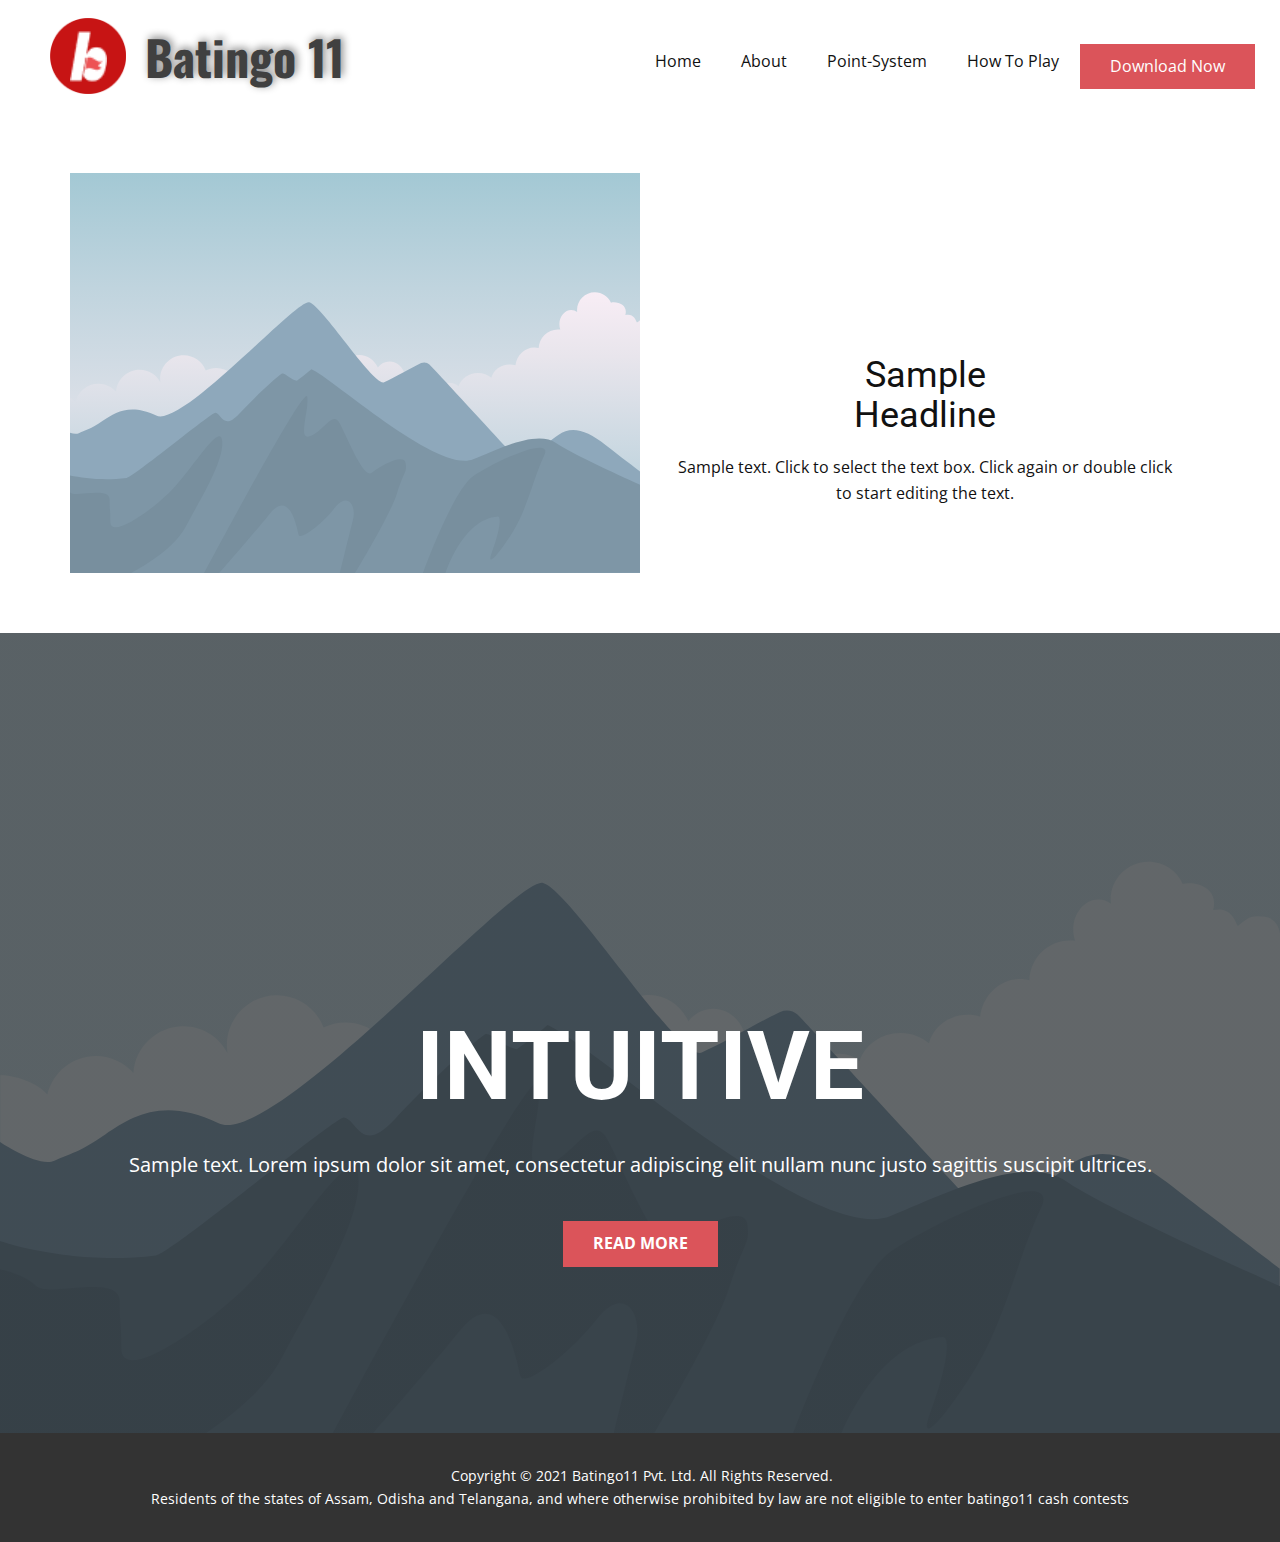
<file: Page-1.html>
<!DOCTYPE html>
<html style="font-size: 16px;">
  <head>
    <meta name="viewport" content="width=device-width, initial-scale=1.0">
    <meta charset="utf-8">
    <meta name="keywords" content="INTUITIVE">
    <meta name="description" content="">
    <meta name="page_type" content="np-template-header-footer-from-plugin">
    <title>Page 1</title>
    <link rel="stylesheet" href="nicepage.css" media="screen">
<link rel="stylesheet" href="Page-1.css" media="screen">
    <script class="u-script" type="text/javascript" src="jquery.js" defer=""></script>
    <script class="u-script" type="text/javascript" src="nicepage.js" defer=""></script>
    <meta name="generator" content="Nicepage 3.12.1, nicepage.com">
    <link id="u-theme-google-font" rel="stylesheet" href="https://fonts.googleapis.com/css?family=Roboto:100,100i,300,300i,400,400i,500,500i,700,700i,900,900i|Open+Sans:300,300i,400,400i,600,600i,700,700i,800,800i">
    <link id="u-page-google-font" rel="stylesheet" href="https://fonts.googleapis.com/css?family=Oswald:200,300,400,500,600,700">
    
    
    
    <script type="application/ld+json">{
		"@context": "http://schema.org",
		"@type": "Organization",
		"name": "",
		"url": "index.html",
		"logo": "images/Vector.png"
}</script>
    <meta property="og:title" content="Page 1">
    <meta property="og:type" content="website">
    <meta name="theme-color" content="#478ac9">
    <link rel="canonical" href="index.html">
    <meta property="og:url" content="index.html">
  </head>
  <body class="u-body"><header class="u-clearfix u-header u-header" id="sec-2661"><div class="u-clearfix u-sheet u-valign-middle-lg u-valign-middle-sm u-valign-middle-xl u-sheet-1">
        <a href="https://nicepage.com" class="u-image u-logo u-image-1" data-image-width="313" data-image-height="313">
          <img src="images/Vector.png" class="u-logo-image u-logo-image-1" data-image-width="77">
        </a>
        <nav class="u-menu u-menu-dropdown u-offcanvas u-menu-1">
          <div class="menu-collapse" style="font-size: 1rem; letter-spacing: 0px;">
            <a class="u-button-style u-custom-left-right-menu-spacing u-custom-padding-bottom u-custom-top-bottom-menu-spacing u-nav-link u-text-active-palette-1-base u-text-hover-palette-2-base" href="#" style="padding: 7px 60px; font-size: calc(1em + 14px);">
              <svg><use xmlns:xlink="http://www.w3.org/1999/xlink" xlink:href="#menu-hamburger"></use></svg>
              <svg version="1.1" xmlns="http://www.w3.org/2000/svg" xmlns:xlink="http://www.w3.org/1999/xlink"><defs><symbol id="menu-hamburger" viewBox="0 0 16 16" style="width: 16px; height: 16px;"><rect y="1" width="16" height="2"></rect><rect y="7" width="16" height="2"></rect><rect y="13" width="16" height="2"></rect>
</symbol>
</defs></svg>
            </a>
          </div>
          <div class="u-custom-menu u-nav-container">
            <ul class="u-nav u-unstyled u-nav-1"><li class="u-nav-item"><a class="u-button-style u-nav-link u-text-active-palette-1-base u-text-hover-palette-2-base" href="Home.html" style="padding: 10px 20px;">Home</a>
</li><li class="u-nav-item"><a class="u-button-style u-nav-link u-text-active-palette-1-base u-text-hover-palette-2-base" href="About.html" style="padding: 10px 20px;">About</a>
</li><li class="u-nav-item"><a class="u-button-style u-nav-link u-text-active-palette-1-base u-text-hover-palette-2-base" href="Point-System.html" target="_blank" style="padding: 10px 20px;">Point-System</a>
</li><li class="u-nav-item"><a class="u-button-style u-nav-link u-text-active-palette-1-base u-text-hover-palette-2-base" href="How-To-Play.html" style="padding: 10px 20px;">How To Play</a>
</li></ul>
          </div>
          <div class="u-custom-menu u-nav-container-collapse">
            <div class="u-black u-container-style u-inner-container-layout u-opacity u-opacity-95 u-sidenav">
              <div class="u-sidenav-overflow">
                <div class="u-menu-close"></div>
                <ul class="u-align-center u-nav u-popupmenu-items u-unstyled u-nav-2"><li class="u-nav-item"><a class="u-button-style u-nav-link" href="Home.html" style="padding: 10px 20px;">Home</a>
</li><li class="u-nav-item"><a class="u-button-style u-nav-link" href="About.html" style="padding: 10px 20px;">About</a>
</li><li class="u-nav-item"><a class="u-button-style u-nav-link" href="Point-System.html" target="_blank" style="padding: 10px 20px;">Point-System</a>
</li><li class="u-nav-item"><a class="u-button-style u-nav-link" href="How-To-Play.html" style="padding: 10px 20px;">How To Play</a>
</li></ul>
              </div>
            </div>
            <div class="u-black u-menu-overlay u-opacity u-opacity-70"></div>
          </div>
        </nav>
        <img src="images/logo_splashcopy1.png" alt="" class="u-image u-image-default u-preserve-proportions u-image-2" data-image-width="25" data-image-height="35">
        <h1 class="u-align-left u-custom-font u-font-oswald u-text u-text-grey-75 u-text-1">
          <span style="font-weight: 700;">Bati​​​ngo 11</span>
          <span style="font-weight: 700;"></span>
        </h1>
        <a href="https://nicepage.com/k/hacker-website-templates" class="u-btn u-button-style u-palette-2-base u-btn-1">Download Now</a>
      </div></header>
    <section class="u-clearfix u-section-1" id="sec-6035">
      <div class="u-clearfix u-sheet u-sheet-1">
        <div class="u-clearfix u-expanded-width u-layout-wrap u-layout-wrap-1">
          <div class="u-layout">
            <div class="u-layout-row">
              <div class="u-container-style u-image u-layout-cell u-size-30 u-image-1" data-image-width="400" data-image-height="265">
                <div class="u-container-layout u-valign-middle u-container-layout-1"></div>
              </div>
              <div class="u-align-center u-container-style u-layout-cell u-size-30 u-layout-cell-2">
                <div class="u-container-layout u-valign-middle u-container-layout-2">
                  <h2 class="u-text u-text-1">Sample Headline</h2>
                  <p class="u-text u-text-2">Sample text. Click to select the text box. Click again or double click to start editing the text.</p>
                </div>
              </div>
            </div>
          </div>
        </div>
      </div>
    </section>
    <section class="u-align-center u-clearfix u-image u-shading u-section-2" src="" data-image-width="256" data-image-height="256" id="sec-0daf">
      <div class="u-clearfix u-sheet u-valign-middle u-sheet-1">
        <h1 class="u-text u-title u-text-1">INTUITIVE</h1>
        <p class="u-large-text u-text u-text-variant u-text-2">Sample text. Lorem ipsum dolor sit amet, consectetur adipiscing elit nullam nunc justo sagittis suscipit ultrices.</p>
        <a href="#" class="u-btn u-button-style u-palette-2-base u-btn-1">Read More</a>
      </div>
    </section>
    
    
    <footer class="u-align-center u-clearfix u-footer u-grey-80 u-footer" id="sec-89e3"><div class="u-clearfix u-sheet u-sheet-1">
        <p class="u-small-text u-text u-text-variant u-text-1">&nbsp;Copyright © 2021 Batingo11 Pvt. Ltd. All Rights Reserved. <br>Residents of the states of Assam, Odisha and Telangana, and where otherwise prohibited by law are not eligible to enter batingo11 cash contests
        </p>
      </div></footer>
    
  </body>
</html>
</file>
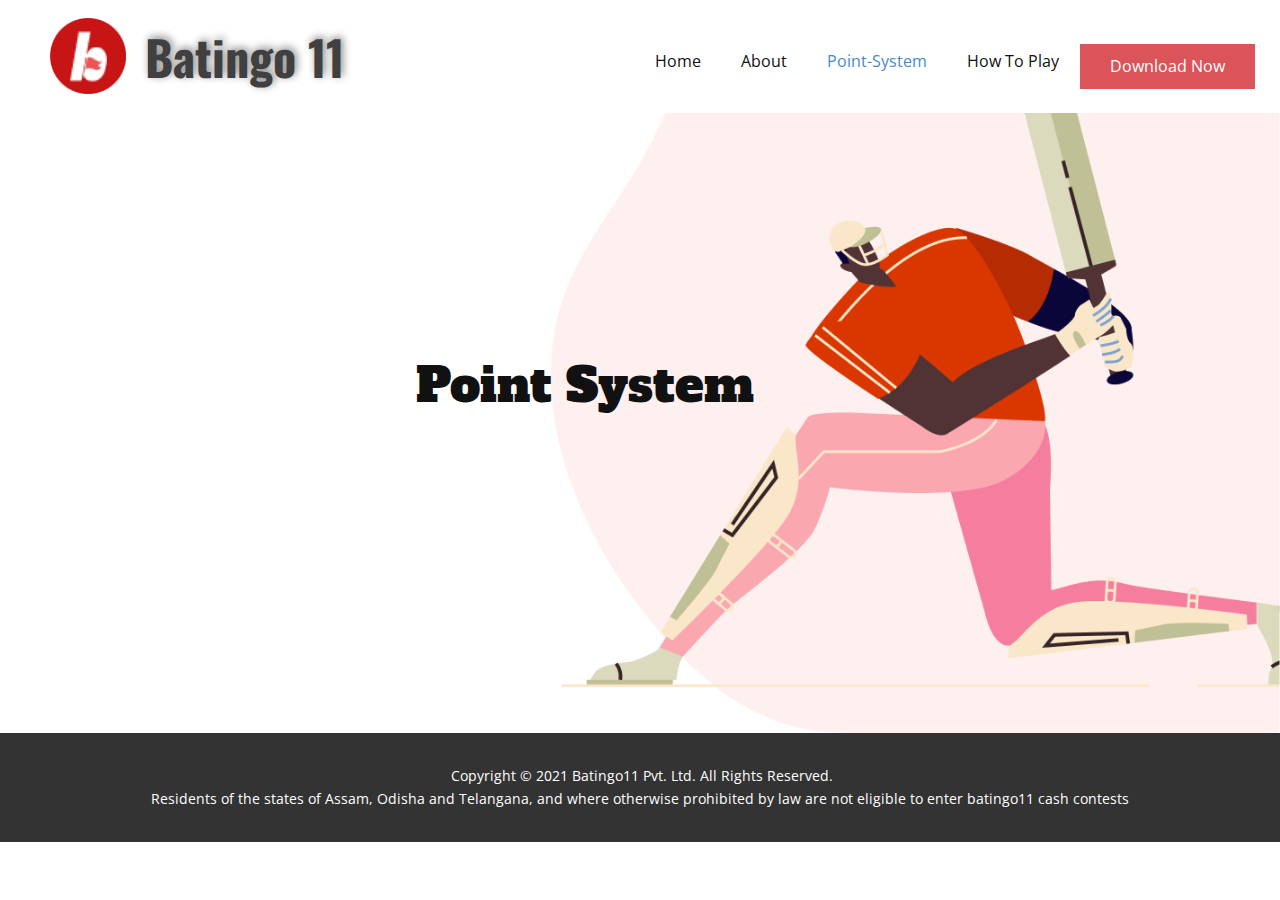
<file: Point-System.html>
<!DOCTYPE html>
<html style="font-size: 16px;">
  <head>
    <meta name="viewport" content="width=device-width, initial-scale=1.0">
    <meta charset="utf-8">
    <meta name="keywords" content="Bati​​​ngo 11​​, Point System">
    <meta name="description" content="">
    <meta name="page_type" content="np-template-header-footer-from-plugin">
    <title>Point-System</title>
    <link rel="stylesheet" href="nicepage.css" media="screen">
<link rel="stylesheet" href="Point-System.css" media="screen">
    <script class="u-script" type="text/javascript" src="jquery.js" defer=""></script>
    <script class="u-script" type="text/javascript" src="nicepage.js" defer=""></script>
    <meta name="generator" content="Nicepage 3.12.1, nicepage.com">
    <link id="u-theme-google-font" rel="stylesheet" href="https://fonts.googleapis.com/css?family=Roboto:100,100i,300,300i,400,400i,500,500i,700,700i,900,900i|Open+Sans:300,300i,400,400i,600,600i,700,700i,800,800i">
    <link id="u-page-google-font" rel="stylesheet" href="https://fonts.googleapis.com/css?family=Oswald:200,300,400,500,600,700|Alfa+Slab+One:400">
    
    
    <script type="application/ld+json">{
		"@context": "http://schema.org",
		"@type": "Organization",
		"name": "",
		"url": "index.html",
		"logo": "images/Vector.png"
}</script>
    <meta property="og:title" content="Point-System">
    <meta property="og:type" content="website">
    <meta name="theme-color" content="#478ac9">
    <link rel="canonical" href="index.html">
    <meta property="og:url" content="index.html">
  </head>
  <body class="u-body"><header class="u-clearfix u-header u-header" id="sec-2661"><div class="u-clearfix u-sheet u-valign-middle-lg u-valign-middle-sm u-valign-middle-xl u-sheet-1">
        <a href="https://nicepage.com" class="u-image u-logo u-image-1" data-image-width="313" data-image-height="313">
          <img src="images/Vector.png" class="u-logo-image u-logo-image-1" data-image-width="77">
        </a>
        <nav class="u-menu u-menu-dropdown u-offcanvas u-menu-1">
          <div class="menu-collapse" style="font-size: 1rem; letter-spacing: 0px;">
            <a class="u-button-style u-custom-left-right-menu-spacing u-custom-padding-bottom u-custom-top-bottom-menu-spacing u-nav-link u-text-active-palette-1-base u-text-hover-palette-2-base" href="#" style="padding: 7px 60px; font-size: calc(1em + 14px);">
              <svg><use xmlns:xlink="http://www.w3.org/1999/xlink" xlink:href="#menu-hamburger"></use></svg>
              <svg version="1.1" xmlns="http://www.w3.org/2000/svg" xmlns:xlink="http://www.w3.org/1999/xlink"><defs><symbol id="menu-hamburger" viewBox="0 0 16 16" style="width: 16px; height: 16px;"><rect y="1" width="16" height="2"></rect><rect y="7" width="16" height="2"></rect><rect y="13" width="16" height="2"></rect>
</symbol>
</defs></svg>
            </a>
          </div>
          <div class="u-custom-menu u-nav-container">
            <ul class="u-nav u-unstyled u-nav-1"><li class="u-nav-item"><a class="u-button-style u-nav-link u-text-active-palette-1-base u-text-hover-palette-2-base" href="Home.html" style="padding: 10px 20px;">Home</a>
</li><li class="u-nav-item"><a class="u-button-style u-nav-link u-text-active-palette-1-base u-text-hover-palette-2-base" href="About.html" style="padding: 10px 20px;">About</a>
</li><li class="u-nav-item"><a class="u-button-style u-nav-link u-text-active-palette-1-base u-text-hover-palette-2-base" href="Point-System.html" target="_blank" style="padding: 10px 20px;">Point-System</a>
</li><li class="u-nav-item"><a class="u-button-style u-nav-link u-text-active-palette-1-base u-text-hover-palette-2-base" href="How-To-Play.html" style="padding: 10px 20px;">How To Play</a>
</li></ul>
          </div>
          <div class="u-custom-menu u-nav-container-collapse">
            <div class="u-black u-container-style u-inner-container-layout u-opacity u-opacity-95 u-sidenav">
              <div class="u-sidenav-overflow">
                <div class="u-menu-close"></div>
                <ul class="u-align-center u-nav u-popupmenu-items u-unstyled u-nav-2"><li class="u-nav-item"><a class="u-button-style u-nav-link" href="Home.html" style="padding: 10px 20px;">Home</a>
</li><li class="u-nav-item"><a class="u-button-style u-nav-link" href="About.html" style="padding: 10px 20px;">About</a>
</li><li class="u-nav-item"><a class="u-button-style u-nav-link" href="Point-System.html" target="_blank" style="padding: 10px 20px;">Point-System</a>
</li><li class="u-nav-item"><a class="u-button-style u-nav-link" href="How-To-Play.html" style="padding: 10px 20px;">How To Play</a>
</li></ul>
              </div>
            </div>
            <div class="u-black u-menu-overlay u-opacity u-opacity-70"></div>
          </div>
        </nav>
        <img src="images/logo_splashcopy1.png" alt="" class="u-image u-image-default u-preserve-proportions u-image-2" data-image-width="25" data-image-height="35">
        <h1 class="u-align-left u-custom-font u-font-oswald u-text u-text-grey-75 u-text-1">
          <span style="font-weight: 700;">Bati​​​ngo 11</span>
          <span style="font-weight: 700;"></span>
        </h1>
        <a href="https://nicepage.com/k/hacker-website-templates" class="u-btn u-button-style u-palette-2-base u-btn-1">Download Now</a>
      </div></header>
    <section class="u-clearfix u-section-1" id="sec-6334">
      <img class="u-expanded-height u-image u-image-1" src="images/MaskGroup.png" data-image-width="812" data-image-height="712">
      <h1 class="u-custom-font u-text u-text-default u-text-1">Point System</h1>
    </section>
    
    
    <footer class="u-align-center u-clearfix u-footer u-grey-80 u-footer" id="sec-89e3"><div class="u-clearfix u-sheet u-sheet-1">
        <p class="u-small-text u-text u-text-variant u-text-1">&nbsp;Copyright © 2021 Batingo11 Pvt. Ltd. All Rights Reserved. <br>Residents of the states of Assam, Odisha and Telangana, and where otherwise prohibited by law are not eligible to enter batingo11 cash contests
        </p>
      </div></footer>
  
  </body>
</html>
</file>
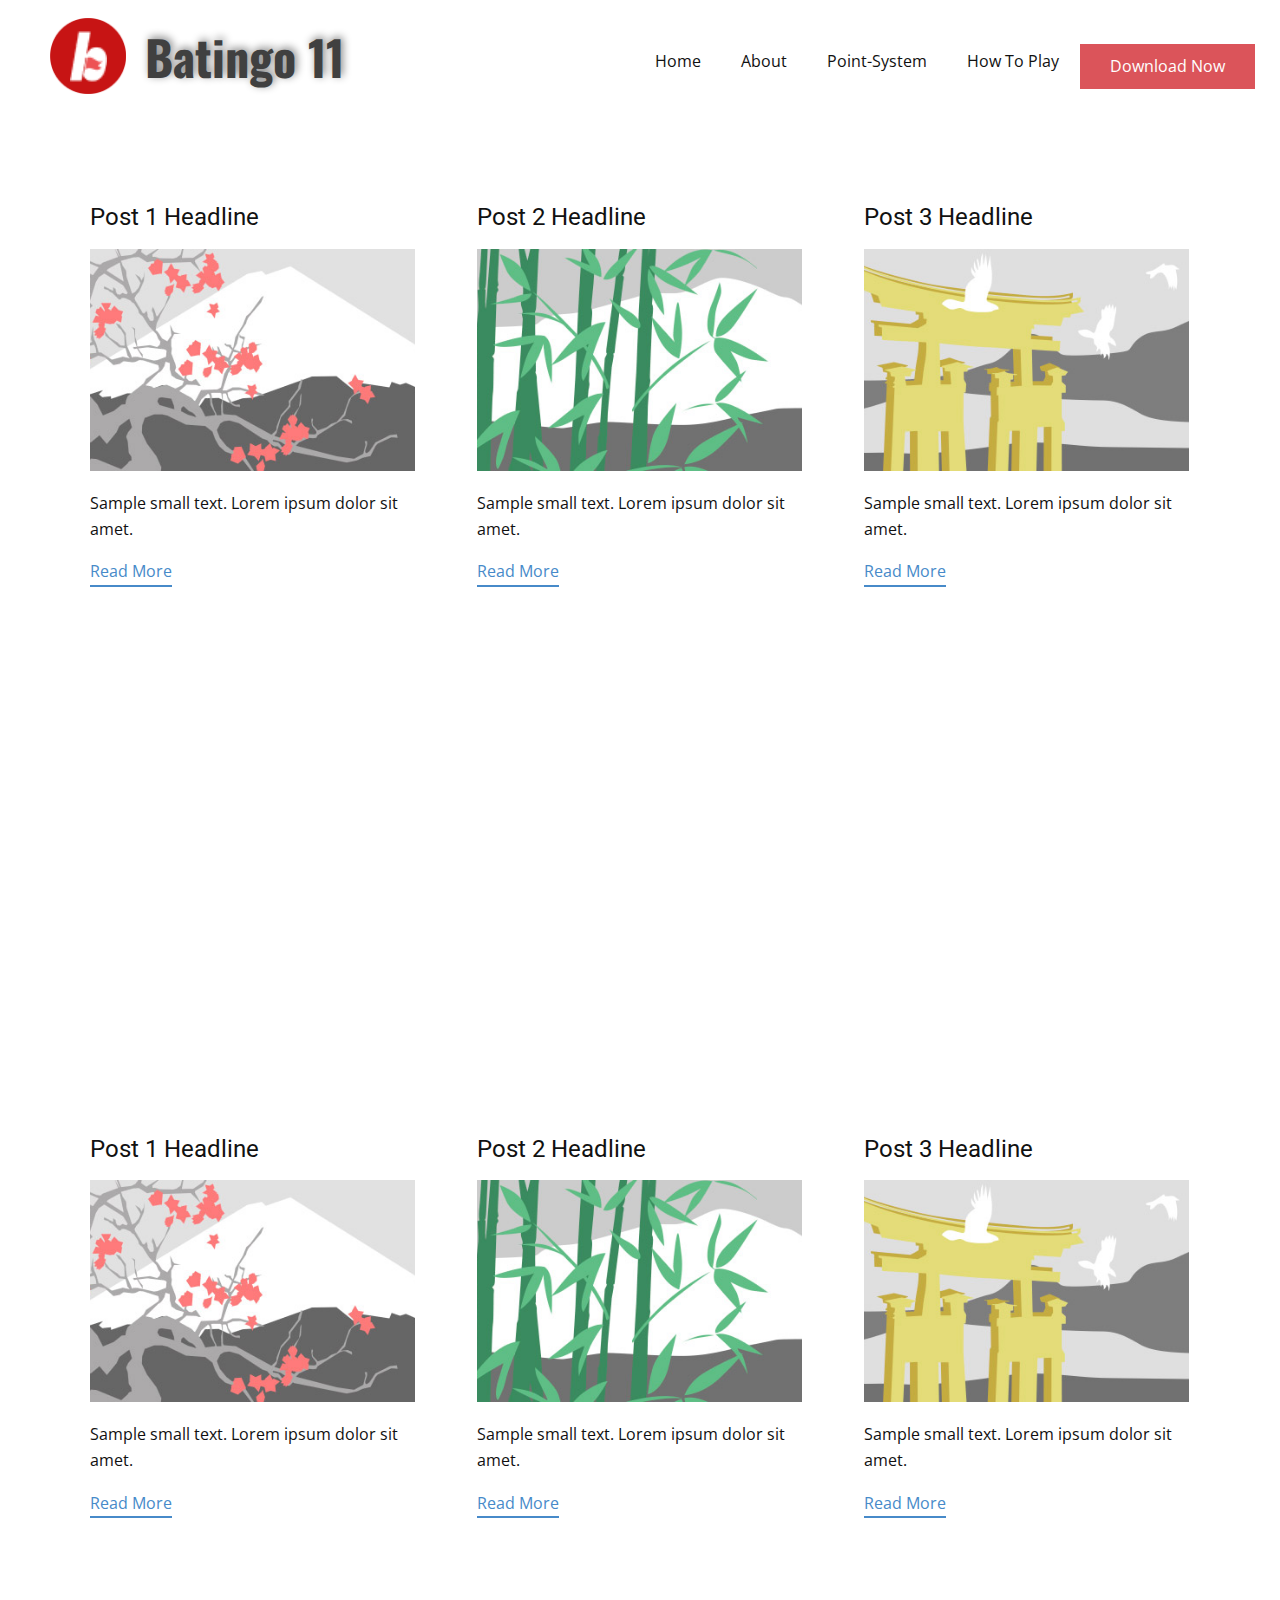
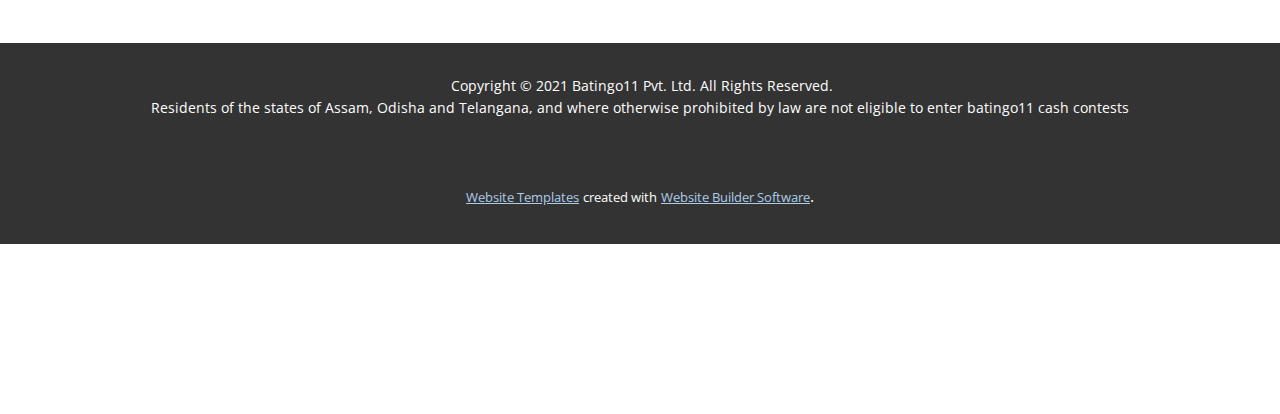
<file: blog/blog.html>
<html style="font-size: 16px;"><head>
    <meta name="viewport" content="width=device-width, initial-scale=1.0">
    <meta charset="utf-8">
    <meta name="keywords" content="Bati​​​ngo 11​​">
    <meta name="description" content="">
    <meta name="page_type" content="np-template-header-footer-from-plugin">
    <title>Blog Template</title>
    <link rel="stylesheet" href="../nicepage.css" media="screen">
<link rel="stylesheet" href="../Blog-Template.css" media="screen">
    <script class="u-script" type="text/javascript" src="../jquery.js" defer=""></script>
    <script class="u-script" type="text/javascript" src="../nicepage.js" defer=""></script>
    <meta name="generator" content="Nicepage 3.12.1, nicepage.com">
    <link id="u-theme-google-font" rel="stylesheet" href="https://fonts.googleapis.com/css?family=Roboto:100,100i,300,300i,400,400i,500,500i,700,700i,900,900i|Open+Sans:300,300i,400,400i,600,600i,700,700i,800,800i">
    <link id="u-page-google-font" rel="stylesheet" href="https://fonts.googleapis.com/css?family=Oswald:200,300,400,500,600,700">
    
    
    
    <script type="application/ld+json">{
		"@context": "http://schema.org",
		"@type": "Organization",
		"name": "",
		"url": "index.html",
		"logo": "images/Vector.png"
}</script>
    <meta property="og:title" content="Blog Template">
    <meta property="og:type" content="website">
    <meta name="theme-color" content="#478ac9">
    <link rel="canonical" href="../index.html">
    <meta property="og:url" content="index.html">
  </head>
  <body class="u-body"><header class="u-clearfix u-header u-header" id="sec-2661"><div class="u-clearfix u-sheet u-valign-middle-lg u-valign-middle-sm u-valign-middle-xl u-sheet-1">
        <a href="https://nicepage.com" class="u-image u-logo u-image-1" data-image-width="313" data-image-height="313">
          <img src="../images/Vector.png" class="u-logo-image u-logo-image-1" data-image-width="77">
        </a>
        <nav class="u-menu u-menu-dropdown u-offcanvas u-menu-1">
          <div class="menu-collapse" style="font-size: 1rem; letter-spacing: 0px;">
            <a class="u-button-style u-custom-left-right-menu-spacing u-custom-padding-bottom u-custom-top-bottom-menu-spacing u-nav-link u-text-active-palette-1-base u-text-hover-palette-2-base" href="#" style="padding: 7px 60px; font-size: calc(1em + 14px);">
              <svg><use xmlns:xlink="http://www.w3.org/1999/xlink" xlink:href="#menu-hamburger"></use></svg>
              <svg version="1.1" xmlns="http://www.w3.org/2000/svg" xmlns:xlink="http://www.w3.org/1999/xlink"><defs><symbol id="menu-hamburger" viewBox="0 0 16 16" style="width: 16px; height: 16px;"><rect y="1" width="16" height="2"></rect><rect y="7" width="16" height="2"></rect><rect y="13" width="16" height="2"></rect>
</symbol>
</defs></svg>
            </a>
          </div>
          <div class="u-custom-menu u-nav-container">
            <ul class="u-nav u-unstyled u-nav-1"><li class="u-nav-item"><a class="u-button-style u-nav-link u-text-active-palette-1-base u-text-hover-palette-2-base" href="../Home.html" style="padding: 10px 20px;">Home</a>
</li><li class="u-nav-item"><a class="u-button-style u-nav-link u-text-active-palette-1-base u-text-hover-palette-2-base" href="../About.html" style="padding: 10px 20px;">About</a>
</li><li class="u-nav-item"><a class="u-button-style u-nav-link u-text-active-palette-1-base u-text-hover-palette-2-base" href="../Point-System.html" target="_blank" style="padding: 10px 20px;">Point-System</a>
</li><li class="u-nav-item"><a class="u-button-style u-nav-link u-text-active-palette-1-base u-text-hover-palette-2-base" href="../How-To-Play.html" style="padding: 10px 20px;">How To Play</a>
</li></ul>
          </div>
          <div class="u-custom-menu u-nav-container-collapse">
            <div class="u-black u-container-style u-inner-container-layout u-opacity u-opacity-95 u-sidenav">
              <div class="u-sidenav-overflow">
                <div class="u-menu-close"></div>
                <ul class="u-align-center u-nav u-popupmenu-items u-unstyled u-nav-2"><li class="u-nav-item"><a class="u-button-style u-nav-link" href="../Home.html" style="padding: 10px 20px;">Home</a>
</li><li class="u-nav-item"><a class="u-button-style u-nav-link" href="../About.html" style="padding: 10px 20px;">About</a>
</li><li class="u-nav-item"><a class="u-button-style u-nav-link" href="../Point-System.html" target="_blank" style="padding: 10px 20px;">Point-System</a>
</li><li class="u-nav-item"><a class="u-button-style u-nav-link" href="../How-To-Play.html" style="padding: 10px 20px;">How To Play</a>
</li></ul>
              </div>
            </div>
            <div class="u-black u-menu-overlay u-opacity u-opacity-70"></div>
          </div>
        </nav>
        <img src="../images/logo_splashcopy1.png" alt="" class="u-image u-image-default u-preserve-proportions u-image-2" data-image-width="25" data-image-height="35">
        <h1 class="u-align-left u-custom-font u-font-oswald u-text u-text-grey-75 u-text-1">
          <span style="font-weight: 700;">Bati​​​ngo 11</span>
          <span style="font-weight: 700;"></span>
        </h1>
        <a href="https://nicepage.com/k/hacker-website-templates" class="u-btn u-button-style u-palette-2-base u-btn-1">Download Now</a>
      </div></header>
    <section class="u-clearfix u-section-1" id="sec-078c">
      <div class="u-clearfix u-sheet u-valign-middle u-sheet-1"><!--blog--><!--blog_options_json--><!--{"type":"Recent","source":"","tags":"","count":""}--><!--/blog_options_json-->
        <div class="u-blog u-expanded-width u-repeater u-repeater-1"><!--blog_post-->
          <div class="u-blog-post u-container-style u-repeater-item u-white u-repeater-item-1">
            <div class="u-container-layout u-similar-container u-valign-top u-container-layout-1"><!--blog_post_header-->
              <h4 class="u-blog-control u-text u-text-1">
                <a class="u-post-header-link" href="../blog/post.html"><!--blog_post_header_content-->Post 1 Headline<!--/blog_post_header_content--></a>
              </h4><!--/blog_post_header--><!--blog_post_image-->
              <a class="u-post-header-link" href="../blog/post.html"><img alt="" class="u-blog-control u-expanded-width u-image u-image-default u-image-1" src="[data-uri]"></a><!--/blog_post_image--><!--blog_post_content-->
              <div class="u-blog-control u-post-content u-text u-text-2 fr-view">Sample small text. Lorem ipsum dolor sit amet.</div><!--/blog_post_content--><!--blog_post_readmore-->
              <a href="../blog/post.html" class="u-blog-control u-border-2 u-border-palette-1-base u-btn u-btn-rectangle u-button-style u-none u-btn-1"><!--blog_post_readmore_content-->Read More<!--/blog_post_readmore_content--></a><!--/blog_post_readmore-->
            </div>
          </div><div class="u-blog-post u-container-style u-repeater-item u-video-cover u-white">
            <div class="u-container-layout u-similar-container u-valign-top u-container-layout-2"><!--blog_post_header-->
              <h4 class="u-blog-control u-text u-text-3">
                <a class="u-post-header-link" href="../blog/post-1.html"><!--blog_post_header_content-->Post 2 Headline<!--/blog_post_header_content--></a>
              </h4><!--/blog_post_header--><!--blog_post_image-->
              <a class="u-post-header-link" href="../blog/post-1.html"><img alt="" class="u-blog-control u-expanded-width u-image u-image-default u-image-2" src="[data-uri]"></a><!--/blog_post_image--><!--blog_post_content-->
              <div class="u-blog-control u-post-content u-text u-text-4 fr-view">Sample small text. Lorem ipsum dolor sit amet.</div><!--/blog_post_content--><!--blog_post_readmore-->
              <a href="../blog/post-1.html" class="u-blog-control u-border-2 u-border-palette-1-base u-btn u-btn-rectangle u-button-style u-none u-btn-2"><!--blog_post_readmore_content-->Read More<!--/blog_post_readmore_content--></a><!--/blog_post_readmore-->
            </div>
          </div><div class="u-blog-post u-container-style u-repeater-item u-video-cover u-white">
            <div class="u-container-layout u-similar-container u-valign-top u-container-layout-3"><!--blog_post_header-->
              <h4 class="u-blog-control u-text u-text-5">
                <a class="u-post-header-link" href="../blog/post-2.html"><!--blog_post_header_content-->Post 3 Headline<!--/blog_post_header_content--></a>
              </h4><!--/blog_post_header--><!--blog_post_image-->
              <a class="u-post-header-link" href="../blog/post-2.html"><img alt="" class="u-blog-control u-expanded-width u-image u-image-default u-image-3" src="[data-uri]"></a><!--/blog_post_image--><!--blog_post_content-->
              <div class="u-blog-control u-post-content u-text u-text-6 fr-view">Sample small text. Lorem ipsum dolor sit amet.</div><!--/blog_post_content--><!--blog_post_readmore-->
              <a href="../blog/post-2.html" class="u-blog-control u-border-2 u-border-palette-1-base u-btn u-btn-rectangle u-button-style u-none u-btn-3"><!--blog_post_readmore_content-->Read More<!--/blog_post_readmore_content--></a><!--/blog_post_readmore-->
            </div>
          </div><div class="u-blog-post u-container-style u-repeater-item u-white u-repeater-item-1">
            <div class="u-container-layout u-similar-container u-valign-top u-container-layout-1"><!--blog_post_header-->
              <h4 class="u-blog-control u-text u-text-1">
                <a class="u-post-header-link" href="../blog/post-3.html"><!--blog_post_header_content-->Post 1 Headline<!--/blog_post_header_content--></a>
              </h4><!--/blog_post_header--><!--blog_post_image-->
              <a class="u-post-header-link" href="../blog/post-3.html"><img alt="" class="u-blog-control u-expanded-width u-image u-image-default u-image-1" src="[data-uri]"></a><!--/blog_post_image--><!--blog_post_content-->
              <div class="u-blog-control u-post-content u-text u-text-2 fr-view">Sample small text. Lorem ipsum dolor sit amet.</div><!--/blog_post_content--><!--blog_post_readmore-->
              <a href="../blog/post-3.html" class="u-blog-control u-border-2 u-border-palette-1-base u-btn u-btn-rectangle u-button-style u-none u-btn-1"><!--blog_post_readmore_content-->Read More<!--/blog_post_readmore_content--></a><!--/blog_post_readmore-->
            </div>
          </div><div class="u-blog-post u-container-style u-repeater-item u-video-cover u-white">
            <div class="u-container-layout u-similar-container u-valign-top u-container-layout-2"><!--blog_post_header-->
              <h4 class="u-blog-control u-text u-text-3">
                <a class="u-post-header-link" href="../blog/post-4.html"><!--blog_post_header_content-->Post 2 Headline<!--/blog_post_header_content--></a>
              </h4><!--/blog_post_header--><!--blog_post_image-->
              <a class="u-post-header-link" href="../blog/post-4.html"><img alt="" class="u-blog-control u-expanded-width u-image u-image-default u-image-2" src="[data-uri]"></a><!--/blog_post_image--><!--blog_post_content-->
              <div class="u-blog-control u-post-content u-text u-text-4 fr-view">Sample small text. Lorem ipsum dolor sit amet.</div><!--/blog_post_content--><!--blog_post_readmore-->
              <a href="../blog/post-4.html" class="u-blog-control u-border-2 u-border-palette-1-base u-btn u-btn-rectangle u-button-style u-none u-btn-2"><!--blog_post_readmore_content-->Read More<!--/blog_post_readmore_content--></a><!--/blog_post_readmore-->
            </div>
          </div><div class="u-blog-post u-container-style u-repeater-item u-video-cover u-white">
            <div class="u-container-layout u-similar-container u-valign-top u-container-layout-3"><!--blog_post_header-->
              <h4 class="u-blog-control u-text u-text-5">
                <a class="u-post-header-link" href="../blog/post-5.html"><!--blog_post_header_content-->Post 3 Headline<!--/blog_post_header_content--></a>
              </h4><!--/blog_post_header--><!--blog_post_image-->
              <a class="u-post-header-link" href="../blog/post-5.html"><img alt="" class="u-blog-control u-expanded-width u-image u-image-default u-image-3" src="[data-uri]"></a><!--/blog_post_image--><!--blog_post_content-->
              <div class="u-blog-control u-post-content u-text u-text-6 fr-view">Sample small text. Lorem ipsum dolor sit amet.</div><!--/blog_post_content--><!--blog_post_readmore-->
              <a href="../blog/post-5.html" class="u-blog-control u-border-2 u-border-palette-1-base u-btn u-btn-rectangle u-button-style u-none u-btn-3"><!--blog_post_readmore_content-->Read More<!--/blog_post_readmore_content--></a><!--/blog_post_readmore-->
            </div>
          </div><!--/blog_post--><!--blog_post-->
          <!--/blog_post--><!--blog_post-->
          <!--/blog_post-->
        </div><!--/blog-->
      </div>
    </section>
    <section class="u-clearfix u-section-2" id="sec-4dee">
      <div class="u-clearfix u-sheet u-sheet-1"></div>
    </section>
    
    
    <footer class="u-align-center u-clearfix u-footer u-grey-80 u-footer" id="sec-89e3"><div class="u-clearfix u-sheet u-sheet-1">
        <p class="u-small-text u-text u-text-variant u-text-1">&nbsp;Copyright © 2021 Batingo11 Pvt. Ltd. All Rights Reserved. <br>Residents of the states of Assam, Odisha and Telangana, and where otherwise prohibited by law are not eligible to enter batingo11 cash contests
        </p>
      </div></footer>
    <section class="u-backlink u-clearfix u-grey-80">
      <a class="u-link" href="https://nicepage.com/website-templates" target="_blank">
        <span>Website Templates</span>
      </a>
      <p class="u-text">
        <span>created with</span>
      </p>
      <a class="u-link" href="https://nicepage.com/" target="_blank">
        <span>Website Builder Software</span>
      </a>. 
    </section>
  
</body></html>
</file>
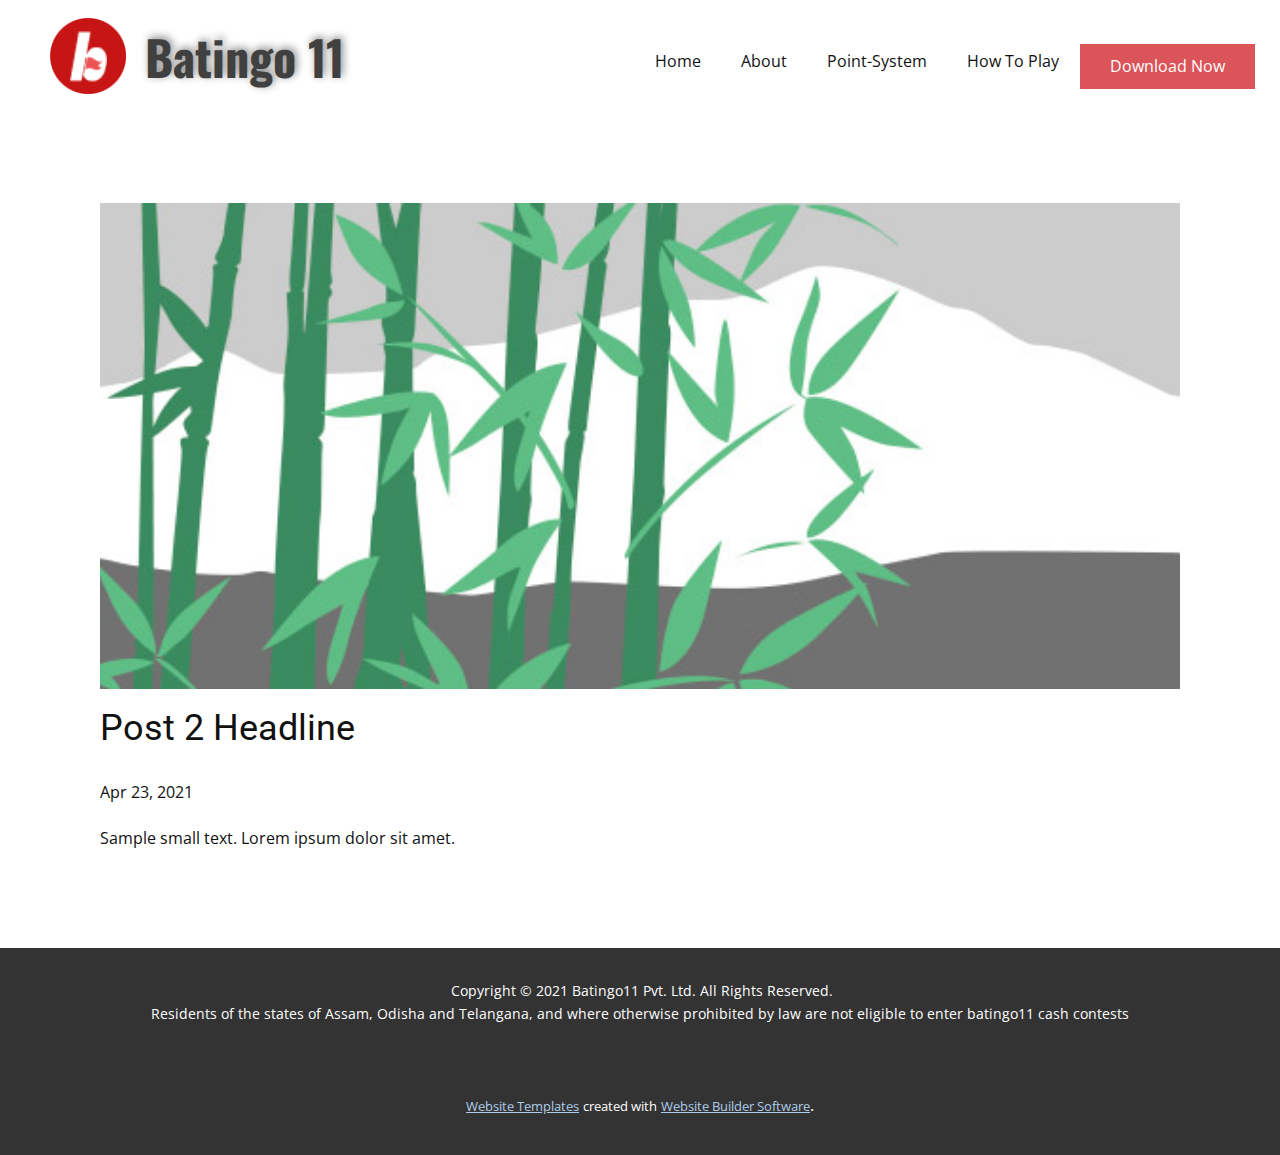
<file: blog/post-1.html>
<!doctype html>
<html style="font-size: 16px;"><head>
    <meta name="viewport" content="width=device-width, initial-scale=1.0">
    <meta charset="utf-8">
    <meta name="keywords" content="Post 1 Headline">
    <meta name="description" content="">
    <meta name="page_type" content="np-template-header-footer-from-plugin">
    <title>Post 2 Headline</title>
    <link rel="stylesheet" href="../nicepage.css" media="screen">
<link rel="stylesheet" href="../Post-Template.css" media="screen">
    <script class="u-script" type="text/javascript" src="../jquery.js" defer=""></script>
    <script class="u-script" type="text/javascript" src="../nicepage.js" defer=""></script>
    <meta name="generator" content="Nicepage 3.12.1, nicepage.com">
    <link id="u-theme-google-font" rel="stylesheet" href="https://fonts.googleapis.com/css?family=Roboto:100,100i,300,300i,400,400i,500,500i,700,700i,900,900i|Open+Sans:300,300i,400,400i,600,600i,700,700i,800,800i">
    <link id="u-page-google-font" rel="stylesheet" href="https://fonts.googleapis.com/css?family=Oswald:200,300,400,500,600,700">
    
    
    <script type="application/ld+json">{
		"@context": "http://schema.org",
		"@type": "Organization",
		"name": "",
		"url": "index.html",
		"logo": "images/Vector.png"
}</script>
    <meta property="og:title" content="Post Template">
    <meta property="og:type" content="website">
    <meta name="theme-color" content="#478ac9">
    <link rel="canonical" href="../index.html">
    <meta property="og:url" content="index.html">
  </head>
  <body class="u-body"><header class="u-clearfix u-header u-header" id="sec-2661"><div class="u-clearfix u-sheet u-valign-middle-lg u-valign-middle-sm u-valign-middle-xl u-sheet-1">
        <a href="https://nicepage.com" class="u-image u-logo u-image-1" data-image-width="313" data-image-height="313">
          <img src="../images/Vector.png" class="u-logo-image u-logo-image-1" data-image-width="77">
        </a>
        <nav class="u-menu u-menu-dropdown u-offcanvas u-menu-1">
          <div class="menu-collapse" style="font-size: 1rem; letter-spacing: 0px;">
            <a class="u-button-style u-custom-left-right-menu-spacing u-custom-padding-bottom u-custom-top-bottom-menu-spacing u-nav-link u-text-active-palette-1-base u-text-hover-palette-2-base" href="#" style="padding: 7px 60px; font-size: calc(1em + 14px);">
              <svg><use xmlns:xlink="http://www.w3.org/1999/xlink" xlink:href="#menu-hamburger"></use></svg>
              <svg version="1.1" xmlns="http://www.w3.org/2000/svg" xmlns:xlink="http://www.w3.org/1999/xlink"><defs><symbol id="menu-hamburger" viewBox="0 0 16 16" style="width: 16px; height: 16px;"><rect y="1" width="16" height="2"></rect><rect y="7" width="16" height="2"></rect><rect y="13" width="16" height="2"></rect>
</symbol>
</defs></svg>
            </a>
          </div>
          <div class="u-custom-menu u-nav-container">
            <ul class="u-nav u-unstyled u-nav-1"><li class="u-nav-item"><a class="u-button-style u-nav-link u-text-active-palette-1-base u-text-hover-palette-2-base" href="../Home.html" style="padding: 10px 20px;">Home</a>
</li><li class="u-nav-item"><a class="u-button-style u-nav-link u-text-active-palette-1-base u-text-hover-palette-2-base" href="../About.html" style="padding: 10px 20px;">About</a>
</li><li class="u-nav-item"><a class="u-button-style u-nav-link u-text-active-palette-1-base u-text-hover-palette-2-base" href="../Point-System.html" target="_blank" style="padding: 10px 20px;">Point-System</a>
</li><li class="u-nav-item"><a class="u-button-style u-nav-link u-text-active-palette-1-base u-text-hover-palette-2-base" href="../How-To-Play.html" style="padding: 10px 20px;">How To Play</a>
</li></ul>
          </div>
          <div class="u-custom-menu u-nav-container-collapse">
            <div class="u-black u-container-style u-inner-container-layout u-opacity u-opacity-95 u-sidenav">
              <div class="u-sidenav-overflow">
                <div class="u-menu-close"></div>
                <ul class="u-align-center u-nav u-popupmenu-items u-unstyled u-nav-2"><li class="u-nav-item"><a class="u-button-style u-nav-link" href="../Home.html" style="padding: 10px 20px;">Home</a>
</li><li class="u-nav-item"><a class="u-button-style u-nav-link" href="../About.html" style="padding: 10px 20px;">About</a>
</li><li class="u-nav-item"><a class="u-button-style u-nav-link" href="../Point-System.html" target="_blank" style="padding: 10px 20px;">Point-System</a>
</li><li class="u-nav-item"><a class="u-button-style u-nav-link" href="../How-To-Play.html" style="padding: 10px 20px;">How To Play</a>
</li></ul>
              </div>
            </div>
            <div class="u-black u-menu-overlay u-opacity u-opacity-70"></div>
          </div>
        </nav>
        <img src="../images/logo_splashcopy1.png" alt="" class="u-image u-image-default u-preserve-proportions u-image-2" data-image-width="25" data-image-height="35">
        <h1 class="u-align-left u-custom-font u-font-oswald u-text u-text-grey-75 u-text-1">
          <span style="font-weight: 700;">Bati​​​ngo 11</span>
          <span style="font-weight: 700;"></span>
        </h1>
        <a href="https://nicepage.com/k/hacker-website-templates" class="u-btn u-button-style u-palette-2-base u-btn-1">Download Now</a>
      </div></header>
    <section class="u-align-center u-clearfix u-section-1" id="sec-85ee">
      <div class="u-clearfix u-sheet u-valign-middle-md u-valign-middle-sm u-valign-middle-xs u-sheet-1"><!--post_details--><!--post_details_options_json--><!--{"source":""}--><!--/post_details_options_json--><!--blog_post-->
        <div class="u-container-style u-expanded-width u-post-details u-post-details-1">
          <div class="u-container-layout u-valign-middle u-container-layout-1"><!--blog_post_image-->
            <img alt="" class="u-blog-control u-expanded-width u-image u-image-default u-image-1" src="[data-uri]"><!--/blog_post_image--><!--blog_post_header-->
            <h2 class="u-blog-control u-text u-text-1">Post 2 Headline</h2><!--/blog_post_header--><!--blog_post_metadata-->
            <div class="u-blog-control u-metadata u-metadata-1"><!--blog_post_metadata_date-->
              <span class="u-meta-date u-meta-icon">Apr 23, 2021</span><!--/blog_post_metadata_date--><!--blog_post_metadata_category-->
              <!--/blog_post_metadata_category--><!--blog_post_metadata_comments-->
              <!--/blog_post_metadata_comments-->
            </div><!--/blog_post_metadata--><!--blog_post_content-->
            <div class="u-align-justify u-blog-control u-post-content u-text u-text-2 fr-view">
  Sample small text. Lorem ipsum dolor sit amet.
  </div><!--/blog_post_content-->
          </div>
        </div><!--/blog_post--><!--/post_details-->
      </div>
    </section>
    
    
    <footer class="u-align-center u-clearfix u-footer u-grey-80 u-footer" id="sec-89e3"><div class="u-clearfix u-sheet u-sheet-1">
        <p class="u-small-text u-text u-text-variant u-text-1">&nbsp;Copyright © 2021 Batingo11 Pvt. Ltd. All Rights Reserved. <br>Residents of the states of Assam, Odisha and Telangana, and where otherwise prohibited by law are not eligible to enter batingo11 cash contests
        </p>
      </div></footer>
    <section class="u-backlink u-clearfix u-grey-80">
      <a class="u-link" href="https://nicepage.com/website-templates" target="_blank">
        <span>Website Templates</span>
      </a>
      <p class="u-text">
        <span>created with</span>
      </p>
      <a class="u-link" href="https://nicepage.com/" target="_blank">
        <span>Website Builder Software</span>
      </a>. 
    </section>
  
</body></html>
</file>
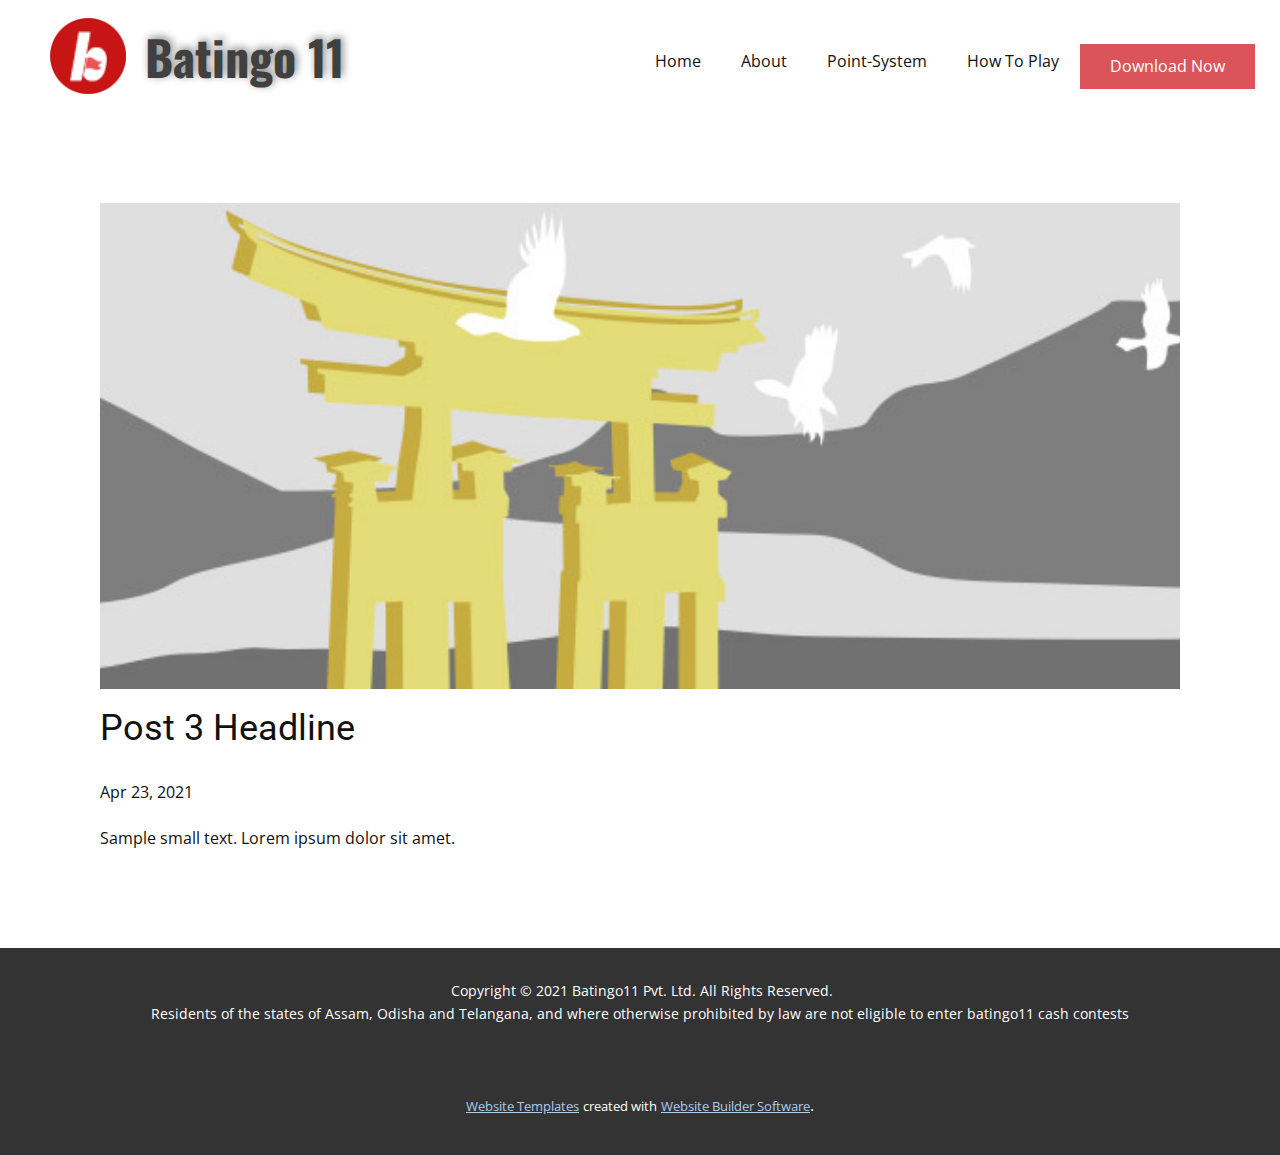
<file: blog/post-2.html>
<!doctype html>
<html style="font-size: 16px;"><head>
    <meta name="viewport" content="width=device-width, initial-scale=1.0">
    <meta charset="utf-8">
    <meta name="keywords" content="Post 1 Headline">
    <meta name="description" content="">
    <meta name="page_type" content="np-template-header-footer-from-plugin">
    <title>Post 3 Headline</title>
    <link rel="stylesheet" href="../nicepage.css" media="screen">
<link rel="stylesheet" href="../Post-Template.css" media="screen">
    <script class="u-script" type="text/javascript" src="../jquery.js" defer=""></script>
    <script class="u-script" type="text/javascript" src="../nicepage.js" defer=""></script>
    <meta name="generator" content="Nicepage 3.12.1, nicepage.com">
    <link id="u-theme-google-font" rel="stylesheet" href="https://fonts.googleapis.com/css?family=Roboto:100,100i,300,300i,400,400i,500,500i,700,700i,900,900i|Open+Sans:300,300i,400,400i,600,600i,700,700i,800,800i">
    <link id="u-page-google-font" rel="stylesheet" href="https://fonts.googleapis.com/css?family=Oswald:200,300,400,500,600,700">
    
    
    <script type="application/ld+json">{
		"@context": "http://schema.org",
		"@type": "Organization",
		"name": "",
		"url": "index.html",
		"logo": "images/Vector.png"
}</script>
    <meta property="og:title" content="Post Template">
    <meta property="og:type" content="website">
    <meta name="theme-color" content="#478ac9">
    <link rel="canonical" href="../index.html">
    <meta property="og:url" content="index.html">
  </head>
  <body class="u-body"><header class="u-clearfix u-header u-header" id="sec-2661"><div class="u-clearfix u-sheet u-valign-middle-lg u-valign-middle-sm u-valign-middle-xl u-sheet-1">
        <a href="https://nicepage.com" class="u-image u-logo u-image-1" data-image-width="313" data-image-height="313">
          <img src="../images/Vector.png" class="u-logo-image u-logo-image-1" data-image-width="77">
        </a>
        <nav class="u-menu u-menu-dropdown u-offcanvas u-menu-1">
          <div class="menu-collapse" style="font-size: 1rem; letter-spacing: 0px;">
            <a class="u-button-style u-custom-left-right-menu-spacing u-custom-padding-bottom u-custom-top-bottom-menu-spacing u-nav-link u-text-active-palette-1-base u-text-hover-palette-2-base" href="#" style="padding: 7px 60px; font-size: calc(1em + 14px);">
              <svg><use xmlns:xlink="http://www.w3.org/1999/xlink" xlink:href="#menu-hamburger"></use></svg>
              <svg version="1.1" xmlns="http://www.w3.org/2000/svg" xmlns:xlink="http://www.w3.org/1999/xlink"><defs><symbol id="menu-hamburger" viewBox="0 0 16 16" style="width: 16px; height: 16px;"><rect y="1" width="16" height="2"></rect><rect y="7" width="16" height="2"></rect><rect y="13" width="16" height="2"></rect>
</symbol>
</defs></svg>
            </a>
          </div>
          <div class="u-custom-menu u-nav-container">
            <ul class="u-nav u-unstyled u-nav-1"><li class="u-nav-item"><a class="u-button-style u-nav-link u-text-active-palette-1-base u-text-hover-palette-2-base" href="../Home.html" style="padding: 10px 20px;">Home</a>
</li><li class="u-nav-item"><a class="u-button-style u-nav-link u-text-active-palette-1-base u-text-hover-palette-2-base" href="../About.html" style="padding: 10px 20px;">About</a>
</li><li class="u-nav-item"><a class="u-button-style u-nav-link u-text-active-palette-1-base u-text-hover-palette-2-base" href="../Point-System.html" target="_blank" style="padding: 10px 20px;">Point-System</a>
</li><li class="u-nav-item"><a class="u-button-style u-nav-link u-text-active-palette-1-base u-text-hover-palette-2-base" href="../How-To-Play.html" style="padding: 10px 20px;">How To Play</a>
</li></ul>
          </div>
          <div class="u-custom-menu u-nav-container-collapse">
            <div class="u-black u-container-style u-inner-container-layout u-opacity u-opacity-95 u-sidenav">
              <div class="u-sidenav-overflow">
                <div class="u-menu-close"></div>
                <ul class="u-align-center u-nav u-popupmenu-items u-unstyled u-nav-2"><li class="u-nav-item"><a class="u-button-style u-nav-link" href="../Home.html" style="padding: 10px 20px;">Home</a>
</li><li class="u-nav-item"><a class="u-button-style u-nav-link" href="../About.html" style="padding: 10px 20px;">About</a>
</li><li class="u-nav-item"><a class="u-button-style u-nav-link" href="../Point-System.html" target="_blank" style="padding: 10px 20px;">Point-System</a>
</li><li class="u-nav-item"><a class="u-button-style u-nav-link" href="../How-To-Play.html" style="padding: 10px 20px;">How To Play</a>
</li></ul>
              </div>
            </div>
            <div class="u-black u-menu-overlay u-opacity u-opacity-70"></div>
          </div>
        </nav>
        <img src="../images/logo_splashcopy1.png" alt="" class="u-image u-image-default u-preserve-proportions u-image-2" data-image-width="25" data-image-height="35">
        <h1 class="u-align-left u-custom-font u-font-oswald u-text u-text-grey-75 u-text-1">
          <span style="font-weight: 700;">Bati​​​ngo 11</span>
          <span style="font-weight: 700;"></span>
        </h1>
        <a href="https://nicepage.com/k/hacker-website-templates" class="u-btn u-button-style u-palette-2-base u-btn-1">Download Now</a>
      </div></header>
    <section class="u-align-center u-clearfix u-section-1" id="sec-85ee">
      <div class="u-clearfix u-sheet u-valign-middle-md u-valign-middle-sm u-valign-middle-xs u-sheet-1"><!--post_details--><!--post_details_options_json--><!--{"source":""}--><!--/post_details_options_json--><!--blog_post-->
        <div class="u-container-style u-expanded-width u-post-details u-post-details-1">
          <div class="u-container-layout u-valign-middle u-container-layout-1"><!--blog_post_image-->
            <img alt="" class="u-blog-control u-expanded-width u-image u-image-default u-image-1" src="[data-uri]"><!--/blog_post_image--><!--blog_post_header-->
            <h2 class="u-blog-control u-text u-text-1">Post 3 Headline</h2><!--/blog_post_header--><!--blog_post_metadata-->
            <div class="u-blog-control u-metadata u-metadata-1"><!--blog_post_metadata_date-->
              <span class="u-meta-date u-meta-icon">Apr 23, 2021</span><!--/blog_post_metadata_date--><!--blog_post_metadata_category-->
              <!--/blog_post_metadata_category--><!--blog_post_metadata_comments-->
              <!--/blog_post_metadata_comments-->
            </div><!--/blog_post_metadata--><!--blog_post_content-->
            <div class="u-align-justify u-blog-control u-post-content u-text u-text-2 fr-view">
  Sample small text. Lorem ipsum dolor sit amet.
  </div><!--/blog_post_content-->
          </div>
        </div><!--/blog_post--><!--/post_details-->
      </div>
    </section>
    
    
    <footer class="u-align-center u-clearfix u-footer u-grey-80 u-footer" id="sec-89e3"><div class="u-clearfix u-sheet u-sheet-1">
        <p class="u-small-text u-text u-text-variant u-text-1">&nbsp;Copyright © 2021 Batingo11 Pvt. Ltd. All Rights Reserved. <br>Residents of the states of Assam, Odisha and Telangana, and where otherwise prohibited by law are not eligible to enter batingo11 cash contests
        </p>
      </div></footer>
    <section class="u-backlink u-clearfix u-grey-80">
      <a class="u-link" href="https://nicepage.com/website-templates" target="_blank">
        <span>Website Templates</span>
      </a>
      <p class="u-text">
        <span>created with</span>
      </p>
      <a class="u-link" href="https://nicepage.com/" target="_blank">
        <span>Website Builder Software</span>
      </a>. 
    </section>
  
</body></html>
</file>
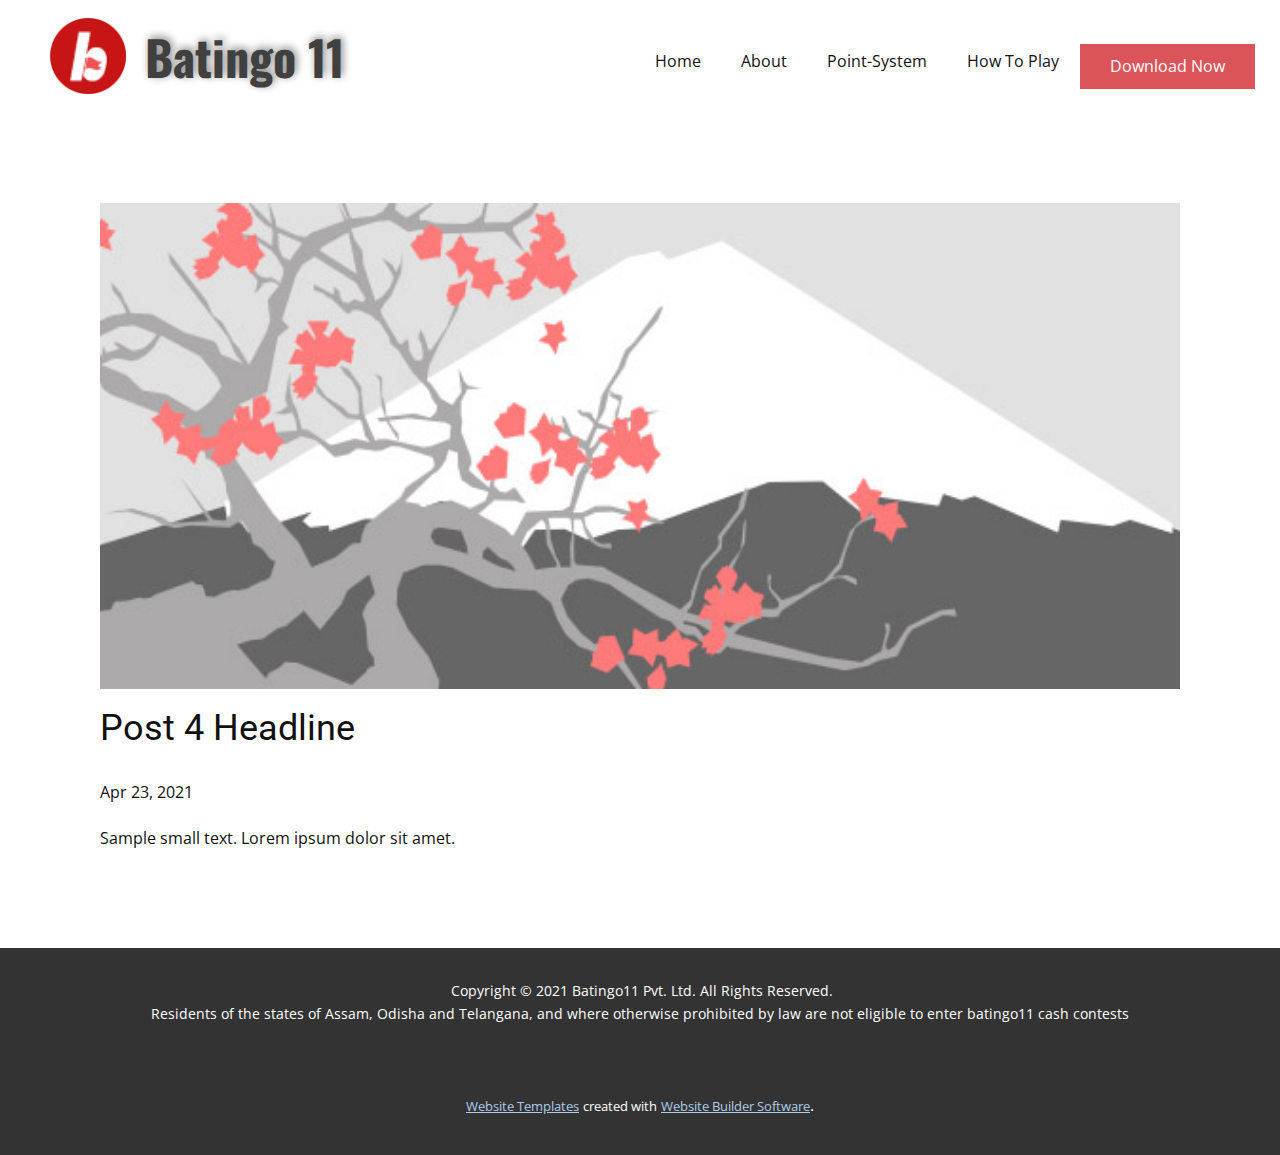
<file: blog/post-3.html>
<!doctype html>
<html style="font-size: 16px;"><head>
    <meta name="viewport" content="width=device-width, initial-scale=1.0">
    <meta charset="utf-8">
    <meta name="keywords" content="Post 1 Headline">
    <meta name="description" content="">
    <meta name="page_type" content="np-template-header-footer-from-plugin">
    <title>Post 4 Headline</title>
    <link rel="stylesheet" href="../nicepage.css" media="screen">
<link rel="stylesheet" href="../Post-Template.css" media="screen">
    <script class="u-script" type="text/javascript" src="../jquery.js" defer=""></script>
    <script class="u-script" type="text/javascript" src="../nicepage.js" defer=""></script>
    <meta name="generator" content="Nicepage 3.12.1, nicepage.com">
    <link id="u-theme-google-font" rel="stylesheet" href="https://fonts.googleapis.com/css?family=Roboto:100,100i,300,300i,400,400i,500,500i,700,700i,900,900i|Open+Sans:300,300i,400,400i,600,600i,700,700i,800,800i">
    <link id="u-page-google-font" rel="stylesheet" href="https://fonts.googleapis.com/css?family=Oswald:200,300,400,500,600,700">
    
    
    <script type="application/ld+json">{
		"@context": "http://schema.org",
		"@type": "Organization",
		"name": "",
		"url": "index.html",
		"logo": "images/Vector.png"
}</script>
    <meta property="og:title" content="Post Template">
    <meta property="og:type" content="website">
    <meta name="theme-color" content="#478ac9">
    <link rel="canonical" href="../index.html">
    <meta property="og:url" content="index.html">
  </head>
  <body class="u-body"><header class="u-clearfix u-header u-header" id="sec-2661"><div class="u-clearfix u-sheet u-valign-middle-lg u-valign-middle-sm u-valign-middle-xl u-sheet-1">
        <a href="https://nicepage.com" class="u-image u-logo u-image-1" data-image-width="313" data-image-height="313">
          <img src="../images/Vector.png" class="u-logo-image u-logo-image-1" data-image-width="77">
        </a>
        <nav class="u-menu u-menu-dropdown u-offcanvas u-menu-1">
          <div class="menu-collapse" style="font-size: 1rem; letter-spacing: 0px;">
            <a class="u-button-style u-custom-left-right-menu-spacing u-custom-padding-bottom u-custom-top-bottom-menu-spacing u-nav-link u-text-active-palette-1-base u-text-hover-palette-2-base" href="#" style="padding: 7px 60px; font-size: calc(1em + 14px);">
              <svg><use xmlns:xlink="http://www.w3.org/1999/xlink" xlink:href="#menu-hamburger"></use></svg>
              <svg version="1.1" xmlns="http://www.w3.org/2000/svg" xmlns:xlink="http://www.w3.org/1999/xlink"><defs><symbol id="menu-hamburger" viewBox="0 0 16 16" style="width: 16px; height: 16px;"><rect y="1" width="16" height="2"></rect><rect y="7" width="16" height="2"></rect><rect y="13" width="16" height="2"></rect>
</symbol>
</defs></svg>
            </a>
          </div>
          <div class="u-custom-menu u-nav-container">
            <ul class="u-nav u-unstyled u-nav-1"><li class="u-nav-item"><a class="u-button-style u-nav-link u-text-active-palette-1-base u-text-hover-palette-2-base" href="../Home.html" style="padding: 10px 20px;">Home</a>
</li><li class="u-nav-item"><a class="u-button-style u-nav-link u-text-active-palette-1-base u-text-hover-palette-2-base" href="../About.html" style="padding: 10px 20px;">About</a>
</li><li class="u-nav-item"><a class="u-button-style u-nav-link u-text-active-palette-1-base u-text-hover-palette-2-base" href="../Point-System.html" target="_blank" style="padding: 10px 20px;">Point-System</a>
</li><li class="u-nav-item"><a class="u-button-style u-nav-link u-text-active-palette-1-base u-text-hover-palette-2-base" href="../How-To-Play.html" style="padding: 10px 20px;">How To Play</a>
</li></ul>
          </div>
          <div class="u-custom-menu u-nav-container-collapse">
            <div class="u-black u-container-style u-inner-container-layout u-opacity u-opacity-95 u-sidenav">
              <div class="u-sidenav-overflow">
                <div class="u-menu-close"></div>
                <ul class="u-align-center u-nav u-popupmenu-items u-unstyled u-nav-2"><li class="u-nav-item"><a class="u-button-style u-nav-link" href="../Home.html" style="padding: 10px 20px;">Home</a>
</li><li class="u-nav-item"><a class="u-button-style u-nav-link" href="../About.html" style="padding: 10px 20px;">About</a>
</li><li class="u-nav-item"><a class="u-button-style u-nav-link" href="../Point-System.html" target="_blank" style="padding: 10px 20px;">Point-System</a>
</li><li class="u-nav-item"><a class="u-button-style u-nav-link" href="../How-To-Play.html" style="padding: 10px 20px;">How To Play</a>
</li></ul>
              </div>
            </div>
            <div class="u-black u-menu-overlay u-opacity u-opacity-70"></div>
          </div>
        </nav>
        <img src="../images/logo_splashcopy1.png" alt="" class="u-image u-image-default u-preserve-proportions u-image-2" data-image-width="25" data-image-height="35">
        <h1 class="u-align-left u-custom-font u-font-oswald u-text u-text-grey-75 u-text-1">
          <span style="font-weight: 700;">Bati​​​ngo 11</span>
          <span style="font-weight: 700;"></span>
        </h1>
        <a href="https://nicepage.com/k/hacker-website-templates" class="u-btn u-button-style u-palette-2-base u-btn-1">Download Now</a>
      </div></header>
    <section class="u-align-center u-clearfix u-section-1" id="sec-85ee">
      <div class="u-clearfix u-sheet u-valign-middle-md u-valign-middle-sm u-valign-middle-xs u-sheet-1"><!--post_details--><!--post_details_options_json--><!--{"source":""}--><!--/post_details_options_json--><!--blog_post-->
        <div class="u-container-style u-expanded-width u-post-details u-post-details-1">
          <div class="u-container-layout u-valign-middle u-container-layout-1"><!--blog_post_image-->
            <img alt="" class="u-blog-control u-expanded-width u-image u-image-default u-image-1" src="[data-uri]"><!--/blog_post_image--><!--blog_post_header-->
            <h2 class="u-blog-control u-text u-text-1">Post 4 Headline</h2><!--/blog_post_header--><!--blog_post_metadata-->
            <div class="u-blog-control u-metadata u-metadata-1"><!--blog_post_metadata_date-->
              <span class="u-meta-date u-meta-icon">Apr 23, 2021</span><!--/blog_post_metadata_date--><!--blog_post_metadata_category-->
              <!--/blog_post_metadata_category--><!--blog_post_metadata_comments-->
              <!--/blog_post_metadata_comments-->
            </div><!--/blog_post_metadata--><!--blog_post_content-->
            <div class="u-align-justify u-blog-control u-post-content u-text u-text-2 fr-view">
  Sample small text. Lorem ipsum dolor sit amet.
  </div><!--/blog_post_content-->
          </div>
        </div><!--/blog_post--><!--/post_details-->
      </div>
    </section>
    
    
    <footer class="u-align-center u-clearfix u-footer u-grey-80 u-footer" id="sec-89e3"><div class="u-clearfix u-sheet u-sheet-1">
        <p class="u-small-text u-text u-text-variant u-text-1">&nbsp;Copyright © 2021 Batingo11 Pvt. Ltd. All Rights Reserved. <br>Residents of the states of Assam, Odisha and Telangana, and where otherwise prohibited by law are not eligible to enter batingo11 cash contests
        </p>
      </div></footer>
    <section class="u-backlink u-clearfix u-grey-80">
      <a class="u-link" href="https://nicepage.com/website-templates" target="_blank">
        <span>Website Templates</span>
      </a>
      <p class="u-text">
        <span>created with</span>
      </p>
      <a class="u-link" href="https://nicepage.com/" target="_blank">
        <span>Website Builder Software</span>
      </a>. 
    </section>
  
</body></html>
</file>
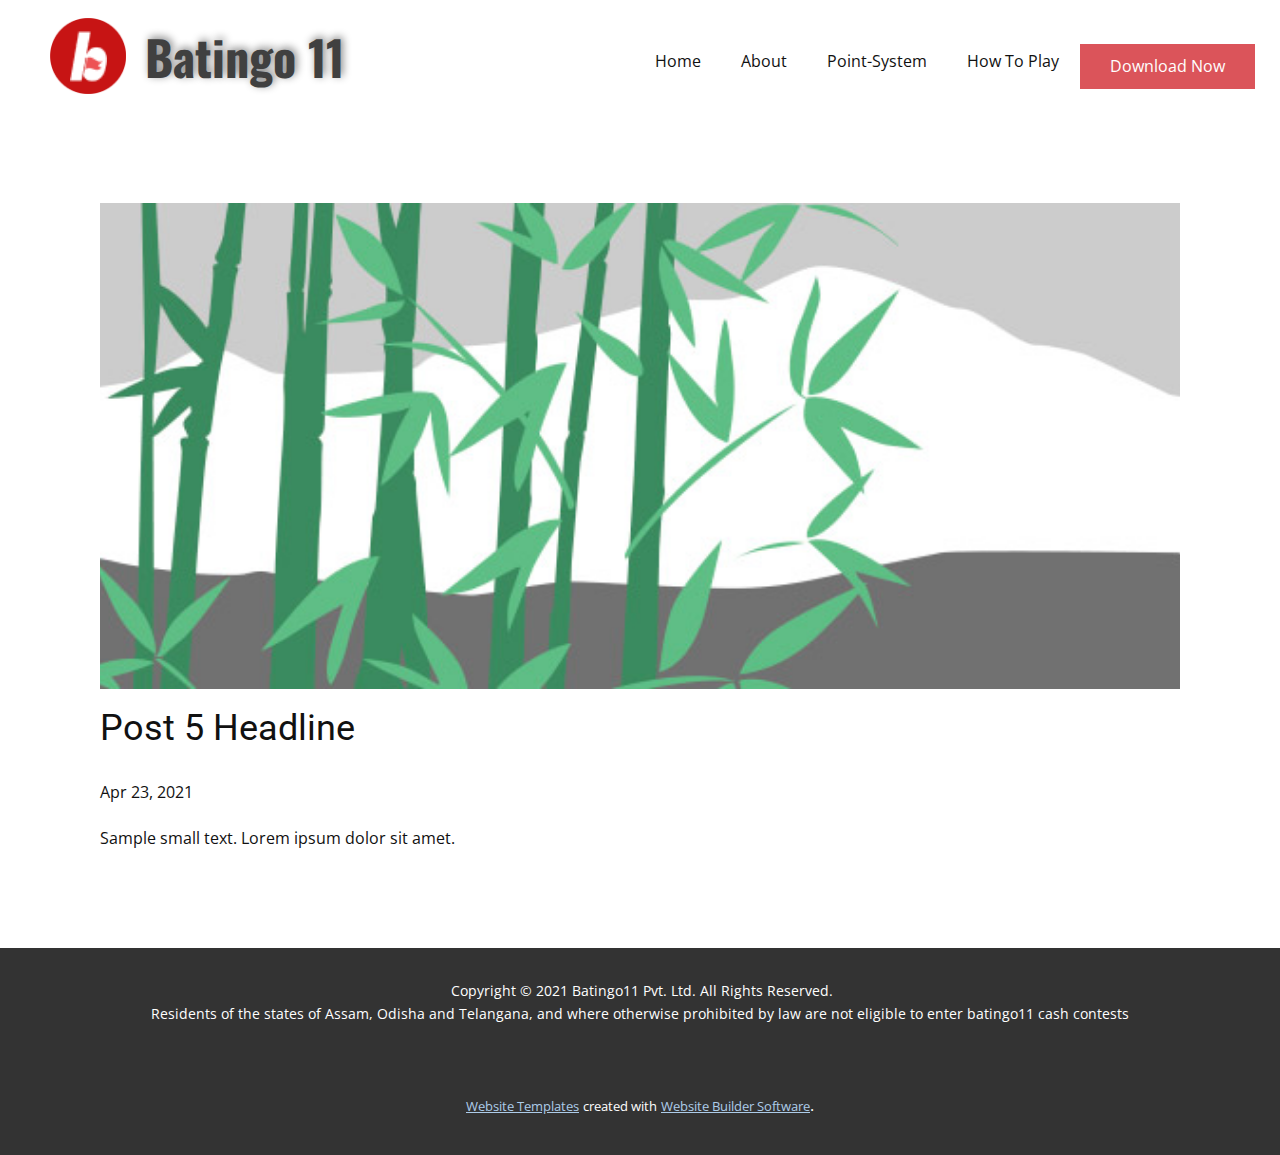
<file: blog/post-4.html>
<!doctype html>
<html style="font-size: 16px;"><head>
    <meta name="viewport" content="width=device-width, initial-scale=1.0">
    <meta charset="utf-8">
    <meta name="keywords" content="Post 1 Headline">
    <meta name="description" content="">
    <meta name="page_type" content="np-template-header-footer-from-plugin">
    <title>Post 5 Headline</title>
    <link rel="stylesheet" href="../nicepage.css" media="screen">
<link rel="stylesheet" href="../Post-Template.css" media="screen">
    <script class="u-script" type="text/javascript" src="../jquery.js" defer=""></script>
    <script class="u-script" type="text/javascript" src="../nicepage.js" defer=""></script>
    <meta name="generator" content="Nicepage 3.12.1, nicepage.com">
    <link id="u-theme-google-font" rel="stylesheet" href="https://fonts.googleapis.com/css?family=Roboto:100,100i,300,300i,400,400i,500,500i,700,700i,900,900i|Open+Sans:300,300i,400,400i,600,600i,700,700i,800,800i">
    <link id="u-page-google-font" rel="stylesheet" href="https://fonts.googleapis.com/css?family=Oswald:200,300,400,500,600,700">
    
    
    <script type="application/ld+json">{
		"@context": "http://schema.org",
		"@type": "Organization",
		"name": "",
		"url": "index.html",
		"logo": "images/Vector.png"
}</script>
    <meta property="og:title" content="Post Template">
    <meta property="og:type" content="website">
    <meta name="theme-color" content="#478ac9">
    <link rel="canonical" href="../index.html">
    <meta property="og:url" content="index.html">
  </head>
  <body class="u-body"><header class="u-clearfix u-header u-header" id="sec-2661"><div class="u-clearfix u-sheet u-valign-middle-lg u-valign-middle-sm u-valign-middle-xl u-sheet-1">
        <a href="https://nicepage.com" class="u-image u-logo u-image-1" data-image-width="313" data-image-height="313">
          <img src="../images/Vector.png" class="u-logo-image u-logo-image-1" data-image-width="77">
        </a>
        <nav class="u-menu u-menu-dropdown u-offcanvas u-menu-1">
          <div class="menu-collapse" style="font-size: 1rem; letter-spacing: 0px;">
            <a class="u-button-style u-custom-left-right-menu-spacing u-custom-padding-bottom u-custom-top-bottom-menu-spacing u-nav-link u-text-active-palette-1-base u-text-hover-palette-2-base" href="#" style="padding: 7px 60px; font-size: calc(1em + 14px);">
              <svg><use xmlns:xlink="http://www.w3.org/1999/xlink" xlink:href="#menu-hamburger"></use></svg>
              <svg version="1.1" xmlns="http://www.w3.org/2000/svg" xmlns:xlink="http://www.w3.org/1999/xlink"><defs><symbol id="menu-hamburger" viewBox="0 0 16 16" style="width: 16px; height: 16px;"><rect y="1" width="16" height="2"></rect><rect y="7" width="16" height="2"></rect><rect y="13" width="16" height="2"></rect>
</symbol>
</defs></svg>
            </a>
          </div>
          <div class="u-custom-menu u-nav-container">
            <ul class="u-nav u-unstyled u-nav-1"><li class="u-nav-item"><a class="u-button-style u-nav-link u-text-active-palette-1-base u-text-hover-palette-2-base" href="../Home.html" style="padding: 10px 20px;">Home</a>
</li><li class="u-nav-item"><a class="u-button-style u-nav-link u-text-active-palette-1-base u-text-hover-palette-2-base" href="../About.html" style="padding: 10px 20px;">About</a>
</li><li class="u-nav-item"><a class="u-button-style u-nav-link u-text-active-palette-1-base u-text-hover-palette-2-base" href="../Point-System.html" target="_blank" style="padding: 10px 20px;">Point-System</a>
</li><li class="u-nav-item"><a class="u-button-style u-nav-link u-text-active-palette-1-base u-text-hover-palette-2-base" href="../How-To-Play.html" style="padding: 10px 20px;">How To Play</a>
</li></ul>
          </div>
          <div class="u-custom-menu u-nav-container-collapse">
            <div class="u-black u-container-style u-inner-container-layout u-opacity u-opacity-95 u-sidenav">
              <div class="u-sidenav-overflow">
                <div class="u-menu-close"></div>
                <ul class="u-align-center u-nav u-popupmenu-items u-unstyled u-nav-2"><li class="u-nav-item"><a class="u-button-style u-nav-link" href="../Home.html" style="padding: 10px 20px;">Home</a>
</li><li class="u-nav-item"><a class="u-button-style u-nav-link" href="../About.html" style="padding: 10px 20px;">About</a>
</li><li class="u-nav-item"><a class="u-button-style u-nav-link" href="../Point-System.html" target="_blank" style="padding: 10px 20px;">Point-System</a>
</li><li class="u-nav-item"><a class="u-button-style u-nav-link" href="../How-To-Play.html" style="padding: 10px 20px;">How To Play</a>
</li></ul>
              </div>
            </div>
            <div class="u-black u-menu-overlay u-opacity u-opacity-70"></div>
          </div>
        </nav>
        <img src="../images/logo_splashcopy1.png" alt="" class="u-image u-image-default u-preserve-proportions u-image-2" data-image-width="25" data-image-height="35">
        <h1 class="u-align-left u-custom-font u-font-oswald u-text u-text-grey-75 u-text-1">
          <span style="font-weight: 700;">Bati​​​ngo 11</span>
          <span style="font-weight: 700;"></span>
        </h1>
        <a href="https://nicepage.com/k/hacker-website-templates" class="u-btn u-button-style u-palette-2-base u-btn-1">Download Now</a>
      </div></header>
    <section class="u-align-center u-clearfix u-section-1" id="sec-85ee">
      <div class="u-clearfix u-sheet u-valign-middle-md u-valign-middle-sm u-valign-middle-xs u-sheet-1"><!--post_details--><!--post_details_options_json--><!--{"source":""}--><!--/post_details_options_json--><!--blog_post-->
        <div class="u-container-style u-expanded-width u-post-details u-post-details-1">
          <div class="u-container-layout u-valign-middle u-container-layout-1"><!--blog_post_image-->
            <img alt="" class="u-blog-control u-expanded-width u-image u-image-default u-image-1" src="[data-uri]"><!--/blog_post_image--><!--blog_post_header-->
            <h2 class="u-blog-control u-text u-text-1">Post 5 Headline</h2><!--/blog_post_header--><!--blog_post_metadata-->
            <div class="u-blog-control u-metadata u-metadata-1"><!--blog_post_metadata_date-->
              <span class="u-meta-date u-meta-icon">Apr 23, 2021</span><!--/blog_post_metadata_date--><!--blog_post_metadata_category-->
              <!--/blog_post_metadata_category--><!--blog_post_metadata_comments-->
              <!--/blog_post_metadata_comments-->
            </div><!--/blog_post_metadata--><!--blog_post_content-->
            <div class="u-align-justify u-blog-control u-post-content u-text u-text-2 fr-view">
  Sample small text. Lorem ipsum dolor sit amet.
  </div><!--/blog_post_content-->
          </div>
        </div><!--/blog_post--><!--/post_details-->
      </div>
    </section>
    
    
    <footer class="u-align-center u-clearfix u-footer u-grey-80 u-footer" id="sec-89e3"><div class="u-clearfix u-sheet u-sheet-1">
        <p class="u-small-text u-text u-text-variant u-text-1">&nbsp;Copyright © 2021 Batingo11 Pvt. Ltd. All Rights Reserved. <br>Residents of the states of Assam, Odisha and Telangana, and where otherwise prohibited by law are not eligible to enter batingo11 cash contests
        </p>
      </div></footer>
    <section class="u-backlink u-clearfix u-grey-80">
      <a class="u-link" href="https://nicepage.com/website-templates" target="_blank">
        <span>Website Templates</span>
      </a>
      <p class="u-text">
        <span>created with</span>
      </p>
      <a class="u-link" href="https://nicepage.com/" target="_blank">
        <span>Website Builder Software</span>
      </a>. 
    </section>
  
</body></html>
</file>
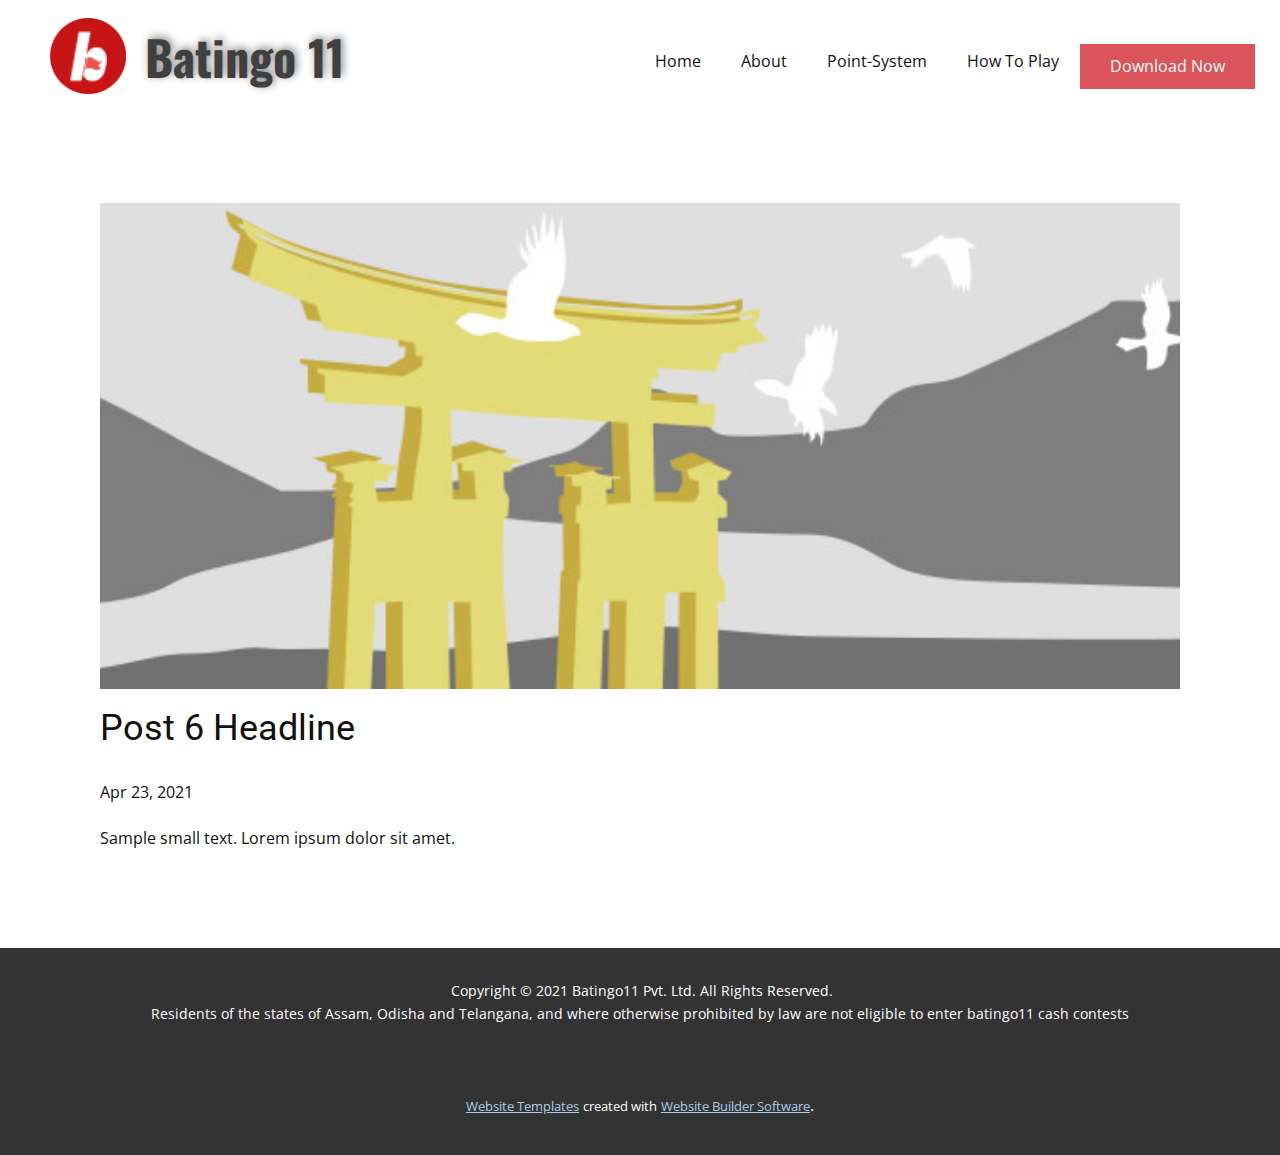
<file: blog/post-5.html>
<!doctype html>
<html style="font-size: 16px;"><head>
    <meta name="viewport" content="width=device-width, initial-scale=1.0">
    <meta charset="utf-8">
    <meta name="keywords" content="Post 1 Headline">
    <meta name="description" content="">
    <meta name="page_type" content="np-template-header-footer-from-plugin">
    <title>Post 6 Headline</title>
    <link rel="stylesheet" href="../nicepage.css" media="screen">
<link rel="stylesheet" href="../Post-Template.css" media="screen">
    <script class="u-script" type="text/javascript" src="../jquery.js" defer=""></script>
    <script class="u-script" type="text/javascript" src="../nicepage.js" defer=""></script>
    <meta name="generator" content="Nicepage 3.12.1, nicepage.com">
    <link id="u-theme-google-font" rel="stylesheet" href="https://fonts.googleapis.com/css?family=Roboto:100,100i,300,300i,400,400i,500,500i,700,700i,900,900i|Open+Sans:300,300i,400,400i,600,600i,700,700i,800,800i">
    <link id="u-page-google-font" rel="stylesheet" href="https://fonts.googleapis.com/css?family=Oswald:200,300,400,500,600,700">
    
    
    <script type="application/ld+json">{
		"@context": "http://schema.org",
		"@type": "Organization",
		"name": "",
		"url": "index.html",
		"logo": "images/Vector.png"
}</script>
    <meta property="og:title" content="Post Template">
    <meta property="og:type" content="website">
    <meta name="theme-color" content="#478ac9">
    <link rel="canonical" href="../index.html">
    <meta property="og:url" content="index.html">
  </head>
  <body class="u-body"><header class="u-clearfix u-header u-header" id="sec-2661"><div class="u-clearfix u-sheet u-valign-middle-lg u-valign-middle-sm u-valign-middle-xl u-sheet-1">
        <a href="https://nicepage.com" class="u-image u-logo u-image-1" data-image-width="313" data-image-height="313">
          <img src="../images/Vector.png" class="u-logo-image u-logo-image-1" data-image-width="77">
        </a>
        <nav class="u-menu u-menu-dropdown u-offcanvas u-menu-1">
          <div class="menu-collapse" style="font-size: 1rem; letter-spacing: 0px;">
            <a class="u-button-style u-custom-left-right-menu-spacing u-custom-padding-bottom u-custom-top-bottom-menu-spacing u-nav-link u-text-active-palette-1-base u-text-hover-palette-2-base" href="#" style="padding: 7px 60px; font-size: calc(1em + 14px);">
              <svg><use xmlns:xlink="http://www.w3.org/1999/xlink" xlink:href="#menu-hamburger"></use></svg>
              <svg version="1.1" xmlns="http://www.w3.org/2000/svg" xmlns:xlink="http://www.w3.org/1999/xlink"><defs><symbol id="menu-hamburger" viewBox="0 0 16 16" style="width: 16px; height: 16px;"><rect y="1" width="16" height="2"></rect><rect y="7" width="16" height="2"></rect><rect y="13" width="16" height="2"></rect>
</symbol>
</defs></svg>
            </a>
          </div>
          <div class="u-custom-menu u-nav-container">
            <ul class="u-nav u-unstyled u-nav-1"><li class="u-nav-item"><a class="u-button-style u-nav-link u-text-active-palette-1-base u-text-hover-palette-2-base" href="../Home.html" style="padding: 10px 20px;">Home</a>
</li><li class="u-nav-item"><a class="u-button-style u-nav-link u-text-active-palette-1-base u-text-hover-palette-2-base" href="../About.html" style="padding: 10px 20px;">About</a>
</li><li class="u-nav-item"><a class="u-button-style u-nav-link u-text-active-palette-1-base u-text-hover-palette-2-base" href="../Point-System.html" target="_blank" style="padding: 10px 20px;">Point-System</a>
</li><li class="u-nav-item"><a class="u-button-style u-nav-link u-text-active-palette-1-base u-text-hover-palette-2-base" href="../How-To-Play.html" style="padding: 10px 20px;">How To Play</a>
</li></ul>
          </div>
          <div class="u-custom-menu u-nav-container-collapse">
            <div class="u-black u-container-style u-inner-container-layout u-opacity u-opacity-95 u-sidenav">
              <div class="u-sidenav-overflow">
                <div class="u-menu-close"></div>
                <ul class="u-align-center u-nav u-popupmenu-items u-unstyled u-nav-2"><li class="u-nav-item"><a class="u-button-style u-nav-link" href="../Home.html" style="padding: 10px 20px;">Home</a>
</li><li class="u-nav-item"><a class="u-button-style u-nav-link" href="../About.html" style="padding: 10px 20px;">About</a>
</li><li class="u-nav-item"><a class="u-button-style u-nav-link" href="../Point-System.html" target="_blank" style="padding: 10px 20px;">Point-System</a>
</li><li class="u-nav-item"><a class="u-button-style u-nav-link" href="../How-To-Play.html" style="padding: 10px 20px;">How To Play</a>
</li></ul>
              </div>
            </div>
            <div class="u-black u-menu-overlay u-opacity u-opacity-70"></div>
          </div>
        </nav>
        <img src="../images/logo_splashcopy1.png" alt="" class="u-image u-image-default u-preserve-proportions u-image-2" data-image-width="25" data-image-height="35">
        <h1 class="u-align-left u-custom-font u-font-oswald u-text u-text-grey-75 u-text-1">
          <span style="font-weight: 700;">Bati​​​ngo 11</span>
          <span style="font-weight: 700;"></span>
        </h1>
        <a href="https://nicepage.com/k/hacker-website-templates" class="u-btn u-button-style u-palette-2-base u-btn-1">Download Now</a>
      </div></header>
    <section class="u-align-center u-clearfix u-section-1" id="sec-85ee">
      <div class="u-clearfix u-sheet u-valign-middle-md u-valign-middle-sm u-valign-middle-xs u-sheet-1"><!--post_details--><!--post_details_options_json--><!--{"source":""}--><!--/post_details_options_json--><!--blog_post-->
        <div class="u-container-style u-expanded-width u-post-details u-post-details-1">
          <div class="u-container-layout u-valign-middle u-container-layout-1"><!--blog_post_image-->
            <img alt="" class="u-blog-control u-expanded-width u-image u-image-default u-image-1" src="[data-uri]"><!--/blog_post_image--><!--blog_post_header-->
            <h2 class="u-blog-control u-text u-text-1">Post 6 Headline</h2><!--/blog_post_header--><!--blog_post_metadata-->
            <div class="u-blog-control u-metadata u-metadata-1"><!--blog_post_metadata_date-->
              <span class="u-meta-date u-meta-icon">Apr 23, 2021</span><!--/blog_post_metadata_date--><!--blog_post_metadata_category-->
              <!--/blog_post_metadata_category--><!--blog_post_metadata_comments-->
              <!--/blog_post_metadata_comments-->
            </div><!--/blog_post_metadata--><!--blog_post_content-->
            <div class="u-align-justify u-blog-control u-post-content u-text u-text-2 fr-view">
  Sample small text. Lorem ipsum dolor sit amet.
  </div><!--/blog_post_content-->
          </div>
        </div><!--/blog_post--><!--/post_details-->
      </div>
    </section>
    
    
    <footer class="u-align-center u-clearfix u-footer u-grey-80 u-footer" id="sec-89e3"><div class="u-clearfix u-sheet u-sheet-1">
        <p class="u-small-text u-text u-text-variant u-text-1">&nbsp;Copyright © 2021 Batingo11 Pvt. Ltd. All Rights Reserved. <br>Residents of the states of Assam, Odisha and Telangana, and where otherwise prohibited by law are not eligible to enter batingo11 cash contests
        </p>
      </div></footer>
    <section class="u-backlink u-clearfix u-grey-80">
      <a class="u-link" href="https://nicepage.com/website-templates" target="_blank">
        <span>Website Templates</span>
      </a>
      <p class="u-text">
        <span>created with</span>
      </p>
      <a class="u-link" href="https://nicepage.com/" target="_blank">
        <span>Website Builder Software</span>
      </a>. 
    </section>
  
</body></html>
</file>
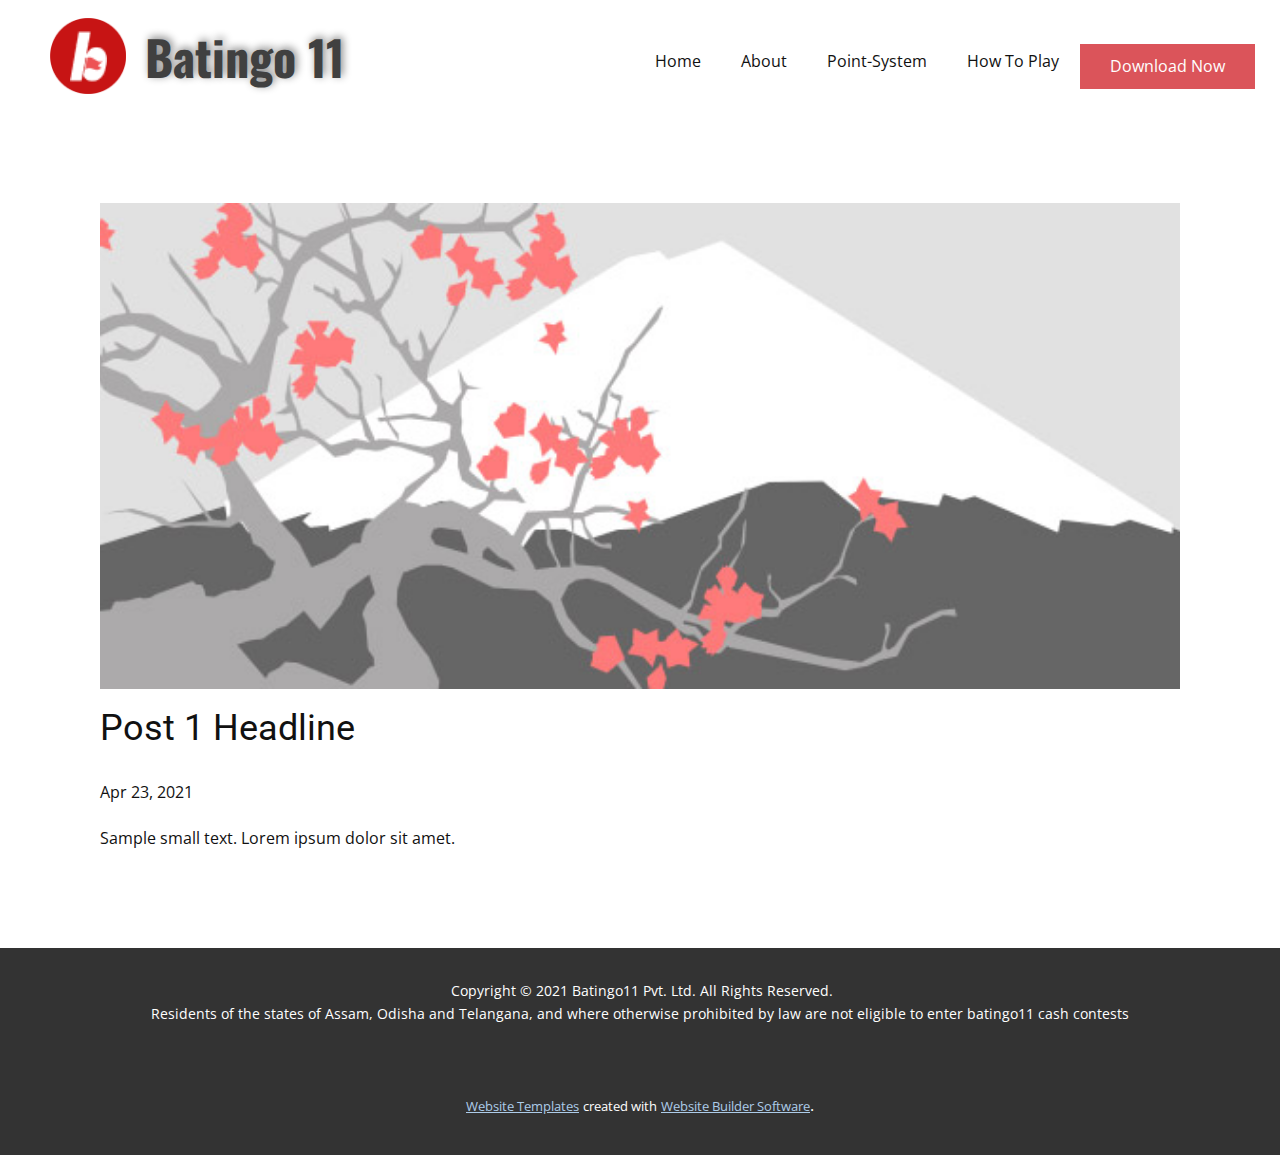
<file: blog/post.html>
<!doctype html>
<html style="font-size: 16px;"><head>
    <meta name="viewport" content="width=device-width, initial-scale=1.0">
    <meta charset="utf-8">
    <meta name="keywords" content="Post 1 Headline">
    <meta name="description" content="">
    <meta name="page_type" content="np-template-header-footer-from-plugin">
    <title>Post 1 Headline</title>
    <link rel="stylesheet" href="../nicepage.css" media="screen">
<link rel="stylesheet" href="../Post-Template.css" media="screen">
    <script class="u-script" type="text/javascript" src="../jquery.js" defer=""></script>
    <script class="u-script" type="text/javascript" src="../nicepage.js" defer=""></script>
    <meta name="generator" content="Nicepage 3.12.1, nicepage.com">
    <link id="u-theme-google-font" rel="stylesheet" href="https://fonts.googleapis.com/css?family=Roboto:100,100i,300,300i,400,400i,500,500i,700,700i,900,900i|Open+Sans:300,300i,400,400i,600,600i,700,700i,800,800i">
    <link id="u-page-google-font" rel="stylesheet" href="https://fonts.googleapis.com/css?family=Oswald:200,300,400,500,600,700">
    
    
    <script type="application/ld+json">{
		"@context": "http://schema.org",
		"@type": "Organization",
		"name": "",
		"url": "index.html",
		"logo": "images/Vector.png"
}</script>
    <meta property="og:title" content="Post Template">
    <meta property="og:type" content="website">
    <meta name="theme-color" content="#478ac9">
    <link rel="canonical" href="../index.html">
    <meta property="og:url" content="index.html">
  </head>
  <body class="u-body"><header class="u-clearfix u-header u-header" id="sec-2661"><div class="u-clearfix u-sheet u-valign-middle-lg u-valign-middle-sm u-valign-middle-xl u-sheet-1">
        <a href="https://nicepage.com" class="u-image u-logo u-image-1" data-image-width="313" data-image-height="313">
          <img src="../images/Vector.png" class="u-logo-image u-logo-image-1" data-image-width="77">
        </a>
        <nav class="u-menu u-menu-dropdown u-offcanvas u-menu-1">
          <div class="menu-collapse" style="font-size: 1rem; letter-spacing: 0px;">
            <a class="u-button-style u-custom-left-right-menu-spacing u-custom-padding-bottom u-custom-top-bottom-menu-spacing u-nav-link u-text-active-palette-1-base u-text-hover-palette-2-base" href="#" style="padding: 7px 60px; font-size: calc(1em + 14px);">
              <svg><use xmlns:xlink="http://www.w3.org/1999/xlink" xlink:href="#menu-hamburger"></use></svg>
              <svg version="1.1" xmlns="http://www.w3.org/2000/svg" xmlns:xlink="http://www.w3.org/1999/xlink"><defs><symbol id="menu-hamburger" viewBox="0 0 16 16" style="width: 16px; height: 16px;"><rect y="1" width="16" height="2"></rect><rect y="7" width="16" height="2"></rect><rect y="13" width="16" height="2"></rect>
</symbol>
</defs></svg>
            </a>
          </div>
          <div class="u-custom-menu u-nav-container">
            <ul class="u-nav u-unstyled u-nav-1"><li class="u-nav-item"><a class="u-button-style u-nav-link u-text-active-palette-1-base u-text-hover-palette-2-base" href="../Home.html" style="padding: 10px 20px;">Home</a>
</li><li class="u-nav-item"><a class="u-button-style u-nav-link u-text-active-palette-1-base u-text-hover-palette-2-base" href="../About.html" style="padding: 10px 20px;">About</a>
</li><li class="u-nav-item"><a class="u-button-style u-nav-link u-text-active-palette-1-base u-text-hover-palette-2-base" href="../Point-System.html" target="_blank" style="padding: 10px 20px;">Point-System</a>
</li><li class="u-nav-item"><a class="u-button-style u-nav-link u-text-active-palette-1-base u-text-hover-palette-2-base" href="../How-To-Play.html" style="padding: 10px 20px;">How To Play</a>
</li></ul>
          </div>
          <div class="u-custom-menu u-nav-container-collapse">
            <div class="u-black u-container-style u-inner-container-layout u-opacity u-opacity-95 u-sidenav">
              <div class="u-sidenav-overflow">
                <div class="u-menu-close"></div>
                <ul class="u-align-center u-nav u-popupmenu-items u-unstyled u-nav-2"><li class="u-nav-item"><a class="u-button-style u-nav-link" href="../Home.html" style="padding: 10px 20px;">Home</a>
</li><li class="u-nav-item"><a class="u-button-style u-nav-link" href="../About.html" style="padding: 10px 20px;">About</a>
</li><li class="u-nav-item"><a class="u-button-style u-nav-link" href="../Point-System.html" target="_blank" style="padding: 10px 20px;">Point-System</a>
</li><li class="u-nav-item"><a class="u-button-style u-nav-link" href="../How-To-Play.html" style="padding: 10px 20px;">How To Play</a>
</li></ul>
              </div>
            </div>
            <div class="u-black u-menu-overlay u-opacity u-opacity-70"></div>
          </div>
        </nav>
        <img src="../images/logo_splashcopy1.png" alt="" class="u-image u-image-default u-preserve-proportions u-image-2" data-image-width="25" data-image-height="35">
        <h1 class="u-align-left u-custom-font u-font-oswald u-text u-text-grey-75 u-text-1">
          <span style="font-weight: 700;">Bati​​​ngo 11</span>
          <span style="font-weight: 700;"></span>
        </h1>
        <a href="https://nicepage.com/k/hacker-website-templates" class="u-btn u-button-style u-palette-2-base u-btn-1">Download Now</a>
      </div></header>
    <section class="u-align-center u-clearfix u-section-1" id="sec-85ee">
      <div class="u-clearfix u-sheet u-valign-middle-md u-valign-middle-sm u-valign-middle-xs u-sheet-1"><!--post_details--><!--post_details_options_json--><!--{"source":""}--><!--/post_details_options_json--><!--blog_post-->
        <div class="u-container-style u-expanded-width u-post-details u-post-details-1">
          <div class="u-container-layout u-valign-middle u-container-layout-1"><!--blog_post_image-->
            <img alt="" class="u-blog-control u-expanded-width u-image u-image-default u-image-1" src="[data-uri]"><!--/blog_post_image--><!--blog_post_header-->
            <h2 class="u-blog-control u-text u-text-1">Post 1 Headline</h2><!--/blog_post_header--><!--blog_post_metadata-->
            <div class="u-blog-control u-metadata u-metadata-1"><!--blog_post_metadata_date-->
              <span class="u-meta-date u-meta-icon">Apr 23, 2021</span><!--/blog_post_metadata_date--><!--blog_post_metadata_category-->
              <!--/blog_post_metadata_category--><!--blog_post_metadata_comments-->
              <!--/blog_post_metadata_comments-->
            </div><!--/blog_post_metadata--><!--blog_post_content-->
            <div class="u-align-justify u-blog-control u-post-content u-text u-text-2 fr-view">
  Sample small text. Lorem ipsum dolor sit amet.
  </div><!--/blog_post_content-->
          </div>
        </div><!--/blog_post--><!--/post_details-->
      </div>
    </section>
    
    
    <footer class="u-align-center u-clearfix u-footer u-grey-80 u-footer" id="sec-89e3"><div class="u-clearfix u-sheet u-sheet-1">
        <p class="u-small-text u-text u-text-variant u-text-1">&nbsp;Copyright © 2021 Batingo11 Pvt. Ltd. All Rights Reserved. <br>Residents of the states of Assam, Odisha and Telangana, and where otherwise prohibited by law are not eligible to enter batingo11 cash contests
        </p>
      </div></footer>
    <section class="u-backlink u-clearfix u-grey-80">
      <a class="u-link" href="https://nicepage.com/website-templates" target="_blank">
        <span>Website Templates</span>
      </a>
      <p class="u-text">
        <span>created with</span>
      </p>
      <a class="u-link" href="https://nicepage.com/" target="_blank">
        <span>Website Builder Software</span>
      </a>. 
    </section>
  
</body></html>
</file>
